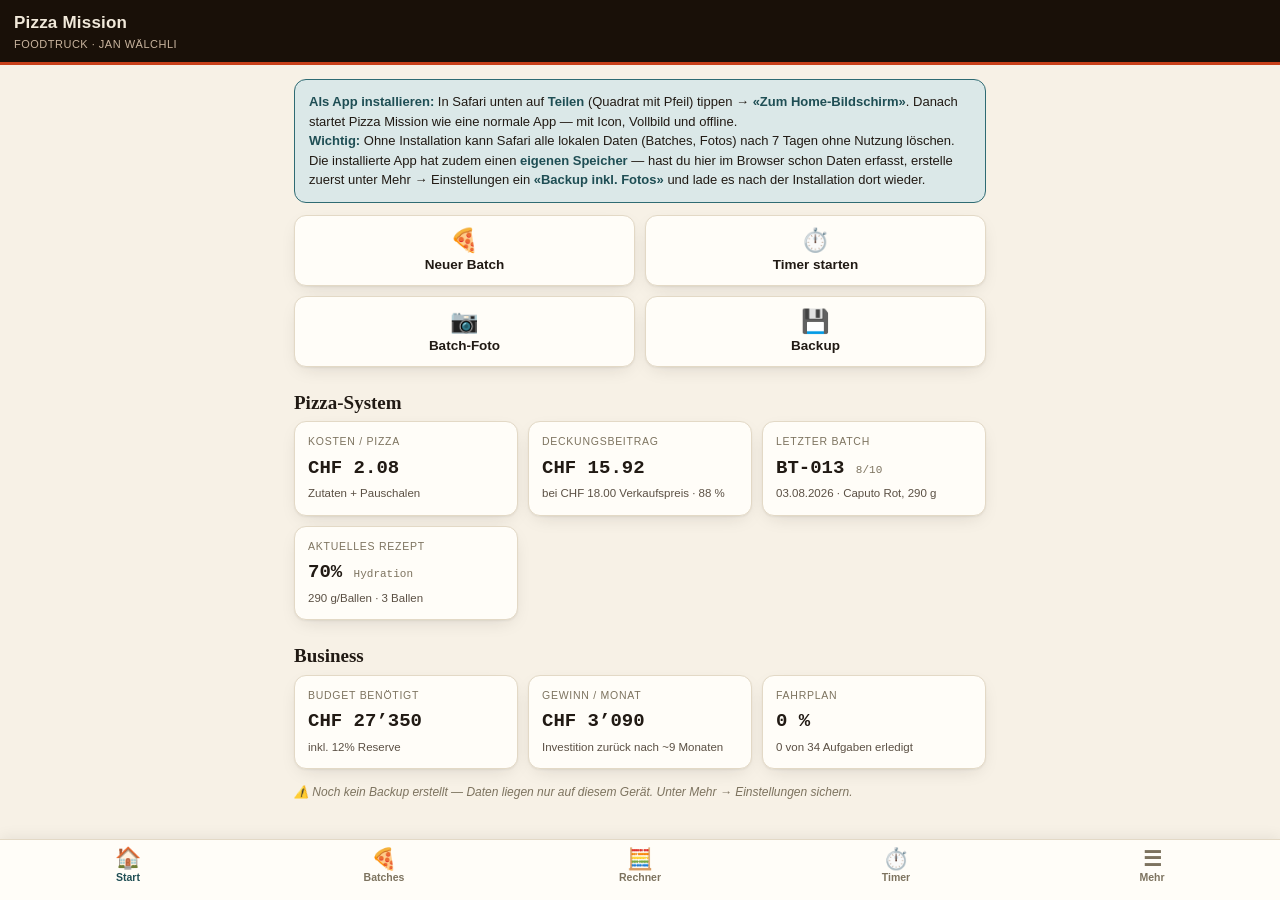
<file: index.html>
<!DOCTYPE html>
<html lang="de">
<head>
<meta charset="UTF-8">
<meta name="viewport" content="width=device-width, initial-scale=1.0, viewport-fit=cover">
<meta name="color-scheme" content="light dark">
<meta name="apple-mobile-web-app-capable" content="yes">
<meta name="mobile-web-app-capable" content="yes">
<meta name="apple-mobile-web-app-status-bar-style" content="black-translucent">
<meta name="apple-mobile-web-app-title" content="Pizza Mission">
<meta name="theme-color" content="#191008">
<title>Pizza Foodtruck Mission</title>
<link rel="manifest" href="manifest.webmanifest">
<link rel="apple-touch-icon" href="icons/apple-touch-icon.png">
<link rel="icon" type="image/png" sizes="192x192" href="icons/icon-192.png">
<style>
/* ================= DESIGN-SYSTEM (Mission-Control-Palette, mobile-first) ================= */
:root{
  --ink:#211a14; --ink-soft:#5b5044; --ink-faint:#7d735f;
  --paper:#f7f1e6; --paper-raised:#fffdf8; --paper-sunken:#efe6d3;
  --line:#e3d9c6; --accent:#2f6b73; --accent-strong:#1f4e54; --accent-soft:#dbe8e8;
  --ember:#b8400f; --ember-soft:#f5ded2; --basil:#43703a; --basil-soft:#dee9d8;
  --semola:#a66d16; --semola-soft:#f2e2c4;
  --gold:#b07d1e; --gold-soft:#faf3e2;
  --head-bg:#191008; --head-ink:#f1e9da; --head-line:#c8401a;
  --shadow:0 1px 2px rgba(33,26,20,.06),0 6px 20px -8px rgba(33,26,20,.18);
  --font-display:Georgia,'Iowan Old Style','Palatino Linotype',serif;
  --font-body:-apple-system,BlinkMacSystemFont,'Segoe UI',Roboto,'Helvetica Neue',Arial,sans-serif;
  --font-mono:'SF Mono','Cascadia Code',Consolas,ui-monospace,'Courier New',monospace;
  --radius:12px;
  --tabbar-h:60px;
}
@media (prefers-color-scheme: dark){
  :root:not([data-theme="light"]){
    --ink:#f1e9da; --ink-soft:#bdb09a; --ink-faint:#9a8f79;
    --paper:#161210; --paper-raised:#211b16; --paper-sunken:#0f0c0a;
    --line:#3a3226; --accent:#63b6bd; --accent-strong:#8fd0d6; --accent-soft:#1c3538;
    --ember:#e2895a; --ember-soft:#3a2418; --basil:#8bc079; --basil-soft:#24331e;
    --semola:#e0ac4a; --semola-soft:#392c14;
    --gold:#d9a84e; --gold-soft:#362a14;
    --shadow:0 1px 2px rgba(0,0,0,.3),0 10px 28px -10px rgba(0,0,0,.55);
  }
}
:root[data-theme="dark"]{
  --ink:#f1e9da; --ink-soft:#bdb09a; --ink-faint:#9a8f79;
  --paper:#161210; --paper-raised:#211b16; --paper-sunken:#0f0c0a;
  --line:#3a3226; --accent:#63b6bd; --accent-strong:#8fd0d6; --accent-soft:#1c3538;
  --ember:#e2895a; --ember-soft:#3a2418; --basil:#8bc079; --basil-soft:#24331e;
  --semola:#e0ac4a; --semola-soft:#392c14;
  --gold:#d9a84e; --gold-soft:#362a14;
  --shadow:0 1px 2px rgba(0,0,0,.3),0 10px 28px -10px rgba(0,0,0,.55);
}
*{box-sizing:border-box;-webkit-tap-highlight-color:transparent}
html{height:100%}
body{
  margin:0;padding:0;background:var(--paper);color:var(--ink);
  font-family:var(--font-body);font-size:15.5px;line-height:1.5;
  -webkit-font-smoothing:antialiased;min-height:100vh;min-height:100dvh;
  overscroll-behavior-y:none;
}
button{font-family:inherit;color:inherit}
a{color:var(--accent-strong)}
::selection{background:var(--accent-soft)}
button:focus-visible,input:focus-visible,select:focus-visible,textarea:focus-visible,summary:focus-visible{outline:2px solid var(--accent);outline-offset:2px}
noscript .noscript-warn{display:block;background:#8a2b12;color:#fff;padding:14px 20px;font-size:14px}

/* ================= TOPBAR ================= */
.topbar{
  position:sticky;top:0;z-index:40;
  background:var(--head-bg);color:var(--head-ink);
  padding:calc(10px + env(safe-area-inset-top)) 14px 10px;
  border-bottom:3px solid var(--head-line);
  display:flex;align-items:center;gap:10px;min-height:54px;
}
.topbar .tb-back{border:none;background:transparent;color:var(--head-ink);font-size:24px;padding:4px 8px;border-radius:8px;cursor:pointer;display:none;line-height:1}
.topbar.can-back .tb-back{display:block}
.topbar .tb-title{flex:1;min-width:0}
.topbar .tb-title h1{margin:0;font-size:17px;font-weight:700;letter-spacing:.2px;white-space:nowrap;overflow:hidden;text-overflow:ellipsis}
.topbar .tb-title small{display:block;font-size:11px;font-weight:400;color:#c9b49e;letter-spacing:.5px;text-transform:uppercase}
.topbar .tb-actions{display:flex;gap:6px}
.topbar .tb-actions button{
  border:1px solid #5a4433;background:transparent;color:#e8d8c8;
  padding:8px 13px;border-radius:999px;font-size:13.5px;font-weight:600;cursor:pointer;white-space:nowrap;
}
.topbar .tb-actions button.primary{background:#c8401a;border-color:#c8401a;color:#fff}

/* ================= MAIN / VIEWS ================= */
main{padding:14px 14px calc(var(--tabbar-h) + env(safe-area-inset-bottom) + 24px);max-width:720px;margin:0 auto}
.view{display:none}
.view.active{display:block}
@media (prefers-reduced-motion: no-preference){
  .view.active{animation:fadeV .18s ease}
  @keyframes fadeV{from{opacity:0;transform:translateY(3px)}to{opacity:1;transform:none}}
}
h2.section-title{font-family:var(--font-display);font-size:19px;font-weight:600;margin:22px 0 4px}
h2.section-title:first-child{margin-top:0}
p.section-note{color:var(--ink-soft);font-size:13px;margin:0 0 12px}

/* ================= TABBAR ================= */
.tabbar{
  position:fixed;left:0;right:0;bottom:0;z-index:40;
  display:flex;background:var(--paper-raised);border-top:1px solid var(--line);
  padding-bottom:env(safe-area-inset-bottom);
  box-shadow:0 -2px 14px rgba(0,0,0,.07);
}
.tabbar button{
  flex:1;border:none;background:transparent;cursor:pointer;
  display:flex;flex-direction:column;align-items:center;gap:2px;
  padding:8px 2px 6px;font-size:10.5px;font-weight:600;color:var(--ink-faint);
  height:var(--tabbar-h);
}
.tabbar button .ti{font-size:21px;line-height:1}
.tabbar button.active{color:var(--accent-strong)}
.tabbar button.active .ti{transform:translateY(-1px)}

/* ================= KOMPONENTEN ================= */
.card{background:var(--paper-raised);border:1px solid var(--line);border-radius:var(--radius);box-shadow:var(--shadow);padding:15px 16px;margin-bottom:12px}
.kpi-grid{display:grid;grid-template-columns:1fr 1fr;gap:10px;margin-bottom:14px}
.kpi{background:var(--paper-raised);border:1px solid var(--line);border-radius:var(--radius);padding:12px 13px;box-shadow:var(--shadow)}
.kpi .label{font-size:10.5px;text-transform:uppercase;letter-spacing:.07em;color:var(--ink-faint);margin:0 0 4px}
.kpi .value{font-family:var(--font-mono);font-variant-numeric:tabular-nums;font-size:19px;font-weight:600;margin:0}
.kpi .value small{font-size:11px;font-weight:500;color:var(--ink-faint)}
.kpi .sub{font-size:11.5px;color:var(--ink-soft);margin:3px 0 0}
.pill{display:inline-flex;align-items:center;gap:4px;font-size:11px;font-weight:600;padding:3px 9px;border-radius:999px;white-space:nowrap}
.pill-basil{background:var(--basil-soft);color:var(--basil)}
.pill-ember{background:var(--ember-soft);color:var(--ember)}
.pill-semola{background:var(--semola-soft);color:var(--semola)}
.pill-gold{background:var(--gold-soft);color:var(--gold)}
.pill-neutral{background:var(--paper-sunken);color:var(--ink-soft);border:1px solid var(--line)}
.score{font-family:var(--font-mono);font-weight:700}
.score-hi{color:var(--basil)} .score-mid{color:var(--semola)} .score-lo{color:var(--ember)}
.mc-btn{border:1px solid transparent;border-radius:999px;padding:10px 18px;font-size:14.5px;font-weight:600;cursor:pointer}
.mc-btn-primary{background:var(--accent);color:#fff}
.mc-btn-ghost{background:transparent;border-color:var(--line);color:inherit}
.mc-btn-danger{background:var(--ember);color:#fff}
.mc-btn-block{display:block;width:100%;text-align:center;margin-bottom:8px}
.mc-iconbtn{border:1px solid transparent;background:transparent;border-radius:8px;padding:6px 9px;font-size:16px;cursor:pointer;line-height:1.2;color:inherit;opacity:.72}
.mc-empty{border:2px dashed var(--line);border-radius:var(--radius);padding:30px 16px;text-align:center;color:var(--ink-faint);font-size:14px}
.mc-empty .mc-btn{margin-top:12px}
.hint{font-size:12px;color:var(--ink-faint);margin-top:8px;font-style:italic}
.warn-box{background:var(--gold-soft);border:1px solid var(--semola);border-radius:var(--radius);padding:12px 14px;font-size:13px;margin:10px 0}
.result-box{background:var(--basil-soft);border:1px solid var(--basil);border-radius:var(--radius);padding:13px 16px;margin-top:12px}
.result-box .big{font-size:24px;font-weight:800;font-family:var(--font-mono);color:var(--basil);margin:2px 0}
.result-box p{margin:0;font-size:13px}
.quick-actions{display:grid;grid-template-columns:1fr 1fr;gap:10px;margin-bottom:14px}
.quick-actions button{
  border:1px solid var(--line);background:var(--paper-raised);border-radius:var(--radius);
  padding:13px 10px;font-size:13.5px;font-weight:600;cursor:pointer;box-shadow:var(--shadow);
  display:flex;flex-direction:column;align-items:center;gap:5px;color:var(--ink);
}
.quick-actions button .qi{font-size:23px;line-height:1}

/* Listen (Mehr-Hub, Prozess, Entscheidungen …) */
.nav-list{background:var(--paper-raised);border:1px solid var(--line);border-radius:var(--radius);box-shadow:var(--shadow);overflow:hidden;margin-bottom:14px}
.nav-list button{
  display:flex;align-items:center;gap:12px;width:100%;border:none;background:transparent;
  padding:14px 15px;font-size:15px;font-weight:600;cursor:pointer;text-align:left;color:var(--ink);
  border-bottom:1px solid var(--line);
}
.nav-list button:last-child{border-bottom:none}
.nav-list button .ni{font-size:20px;width:26px;text-align:center}
.nav-list button .nsub{display:block;font-size:12px;font-weight:400;color:var(--ink-faint);margin-top:1px}
.nav-list button .chev{margin-left:auto;color:var(--ink-faint);font-size:16px}
.nav-list .nl-head{padding:11px 15px 3px;font-size:11px;text-transform:uppercase;letter-spacing:.07em;color:var(--ink-faint);font-weight:700}

/* Batch-Karten */
.batch-card{background:var(--paper-raised);border:1px solid var(--line);border-radius:var(--radius);box-shadow:var(--shadow);margin-bottom:10px;overflow:hidden}
.batch-head{display:flex;align-items:center;gap:9px;padding:12px 14px;cursor:pointer;flex-wrap:wrap}
.batch-head .b-id{font-family:var(--font-mono);font-weight:700;font-size:15px}
.batch-head .b-date{font-size:12.5px;color:var(--ink-soft)}
.batch-head .b-flex{margin-left:auto;display:flex;align-items:center;gap:8px}
.batch-body{border-top:1px solid var(--line);padding:12px 14px;display:none}
.batch-card.open .batch-body{display:block}
.batch-detail{display:grid;grid-template-columns:1fr 1fr;gap:8px 14px;font-size:12.5px}
.batch-detail .bd b{display:block;font-size:10px;text-transform:uppercase;letter-spacing:.05em;color:var(--ink-faint);font-weight:600}
.batch-detail .bd-wide{grid-column:1/-1}
.batch-actions{display:flex;gap:8px;margin-top:12px;flex-wrap:wrap}
.batch-note{font-size:13px;color:var(--ink-soft);padding:0 14px 11px;margin-top:-4px}
.photo-strip{display:grid;grid-template-columns:repeat(auto-fill,minmax(76px,1fr));gap:7px;margin-top:12px}
.photo-strip .ph{position:relative;aspect-ratio:1;border-radius:9px;overflow:hidden;border:1px solid var(--line);background:var(--paper-sunken);padding:0;cursor:pointer}
.photo-strip .ph img{width:100%;height:100%;object-fit:cover;display:block}
.photo-strip .ph-add{display:flex;align-items:center;justify-content:center;font-size:23px;color:var(--ink-faint);aspect-ratio:1;border:2px dashed var(--line);border-radius:9px;background:transparent;cursor:pointer}

/* Timer */
.timer-card{background:var(--paper-raised);border:1px solid var(--line);border-radius:var(--radius);box-shadow:var(--shadow);padding:14px 16px;margin-bottom:10px}
.timer-card.done{border-color:var(--ember);background:var(--ember-soft)}
@media (prefers-reduced-motion: no-preference){
  .timer-card.done{animation:pulseT 1.2s ease infinite}
  @keyframes pulseT{0%,100%{box-shadow:var(--shadow)}50%{box-shadow:0 0 0 5px var(--ember-soft)}}
}
.timer-top{display:flex;align-items:baseline;gap:10px;flex-wrap:wrap}
.timer-top .t-label{font-weight:700;font-size:15px}
.timer-top .t-target{margin-left:auto;font-size:12px;color:var(--ink-faint);font-family:var(--font-mono)}
.timer-count{font-family:var(--font-mono);font-variant-numeric:tabular-nums;font-size:37px;font-weight:700;margin:4px 0 2px;letter-spacing:.5px}
.timer-count.neg{color:var(--ember)}
.timer-bar{height:6px;background:var(--paper-sunken);border-radius:99px;overflow:hidden;margin:6px 0 10px}
.timer-bar div{height:100%;background:var(--accent);border-radius:99px}
.timer-actions{display:flex;gap:8px;flex-wrap:wrap}
.preset-grid{display:grid;grid-template-columns:1fr 1fr;gap:9px;margin-bottom:12px}
.preset-grid button{
  border:1px solid var(--line);background:var(--paper-raised);border-radius:var(--radius);
  padding:11px 10px;font-size:13px;font-weight:600;cursor:pointer;text-align:left;color:var(--ink);box-shadow:var(--shadow);
}
.preset-grid button small{display:block;font-family:var(--font-mono);color:var(--accent-strong);font-weight:700;margin-top:2px}

/* Formulare / Felder */
.field{display:flex;flex-direction:column;gap:5px;margin-bottom:12px}
.field>label{font-size:11px;text-transform:uppercase;letter-spacing:.05em;color:var(--ink-faint);font-weight:600}
.field input[type=text],.field input[type=date],.field input[type=time],.field input[type=number],.field select,.field textarea{
  font-family:inherit;font-size:16px;padding:11px 12px;border:1px solid var(--line);border-radius:10px;
  background:var(--paper);color:var(--ink);width:100%;appearance:none;-webkit-appearance:none;
}
.field input[type=number]{font-family:var(--font-mono)}
.field textarea{min-height:74px;resize:vertical}
.field .fhelp{font-size:11.5px;color:var(--ink-faint)}
.field .ferror{font-size:12px;color:var(--ember);font-weight:600;display:none}
.field.invalid .ferror{display:block}
.field.invalid input,.field.invalid textarea{border-color:var(--ember)}
.field input[type=range]{accent-color:var(--accent);width:100%;padding:0}
.field .range-row{display:flex;align-items:center;gap:10px}
.field .range-row output{font-family:var(--font-mono);font-weight:600;min-width:46px;text-align:right}
.fgrid2{display:grid;grid-template-columns:1fr 1fr;gap:0 12px}
.fgrid2 .full{grid-column:1/-1}
.mc-pills{display:flex;gap:7px;flex-wrap:wrap}
.mc-pills label{display:inline-flex;align-items:center;gap:6px;border:1.5px solid var(--line);border-radius:999px;padding:9px 15px;font-size:13.5px;font-weight:600;cursor:pointer;user-select:none;-webkit-user-select:none}
.mc-pills input{position:absolute;opacity:0;pointer-events:none}
.mc-pills label.checked{border-color:var(--accent);background:var(--accent-soft);color:var(--accent-strong)}
details.fgroup{border:1px solid var(--line);border-radius:10px;margin-bottom:11px;background:var(--paper-sunken)}
details.fgroup summary{cursor:pointer;padding:11px 13px;font-weight:700;font-size:13px;list-style:none;display:flex;justify-content:space-between;align-items:center}
details.fgroup summary::-webkit-details-marker{display:none}
details.fgroup summary::after{content:"+";font-size:16px;color:var(--ink-faint)}
details.fgroup[open] summary::after{content:"–"}
details.fgroup .fgroup-body{padding:6px 13px 4px}

/* Ergebnis-Kacheln (Rechner) */
.result-grid{display:grid;grid-template-columns:repeat(auto-fit,minmax(100px,1fr));gap:8px;margin-top:12px}
.result-tile{background:var(--paper-sunken);border-radius:9px;padding:9px 11px}
.result-tile .rl{font-size:10px;text-transform:uppercase;color:var(--ink-faint);letter-spacing:.05em}
.result-tile .rv{font-family:var(--font-mono);font-size:16.5px;font-weight:700;font-variant-numeric:tabular-nums}

/* Tabellen */
.table-scroll{overflow-x:auto;border:1px solid var(--line);border-radius:var(--radius);background:var(--paper-raised);box-shadow:var(--shadow);-webkit-overflow-scrolling:touch}
table{width:100%;border-collapse:collapse;font-size:13px}
thead th{text-align:left;font-size:10px;text-transform:uppercase;letter-spacing:.06em;color:var(--ink-faint);font-weight:600;padding:9px 10px;border-bottom:1px solid var(--line);background:var(--paper-sunken);white-space:nowrap}
tbody td{padding:8px 10px;border-bottom:1px solid var(--line);vertical-align:top}
tbody tr:last-child td{border-bottom:none}
td.num,th.num{text-align:right;font-family:var(--font-mono);font-variant-numeric:tabular-nums}

/* Editierbare Zeilen (Budget, Kosten, Wirtschaftlichkeit) */
.edit-row{display:flex;align-items:center;gap:10px;padding:10px 0;border-bottom:1px solid var(--line)}
.edit-row:last-child{border-bottom:none}
.edit-row .er-label{flex:1;min-width:0;font-size:14px}
.edit-row .er-label small{display:block;font-size:11.5px;color:var(--ink-faint);font-weight:400}
.edit-row input[type=number]{
  width:92px;padding:9px 10px;border:1px solid var(--line);border-radius:9px;
  font-family:var(--font-mono);font-size:16px;text-align:right;background:var(--paper);color:var(--ink);flex-shrink:0;
}
.edit-row.total{font-weight:700}
.edit-row.total .er-val{font-family:var(--font-mono);font-size:15px;white-space:nowrap}
.cost-card{border:1px solid var(--line);border-radius:10px;padding:10px 12px;margin-bottom:9px;background:var(--paper-raised)}
.cost-card .cc-head{display:flex;align-items:center;gap:8px}
.cost-card .cc-head input[type=text]{flex:1;min-width:0;font-size:16px;font-weight:600;padding:7px 9px;border:1px solid transparent;border-radius:8px;background:transparent;color:var(--ink)}
.cost-card .cc-head input[type=text]:focus{border-color:var(--line);background:var(--paper)}
.cost-card .cc-grid{display:grid;grid-template-columns:1fr 1fr 1fr;gap:8px;margin-top:7px}
.cost-card .cc-grid .field{margin-bottom:0}
.cost-card .cc-grid input{padding:8px 9px;font-size:16px;text-align:right;font-family:var(--font-mono)}
.cost-card .cc-cost{margin-top:7px;font-size:12.5px;color:var(--ink-soft);display:flex;justify-content:space-between}
.cost-card .cc-cost b{font-family:var(--font-mono)}

/* Fahrplan */
.phase{margin-bottom:12px}
.phase-head{display:flex;align-items:center;justify-content:space-between;cursor:pointer;padding:12px 14px;background:var(--paper-raised);border:1px solid var(--line);border-radius:var(--radius);box-shadow:var(--shadow);width:100%;text-align:left;gap:10px}
.phase-head h3{font-size:14.5px;margin:0}
.phase-head .meta{font-size:11.5px;color:var(--ink-faint);white-space:nowrap}
.phase-body{display:none;padding:4px 0 0}
.phase.open .phase-body{display:block}
.task{display:flex;gap:11px;align-items:flex-start;background:var(--paper-raised);border:1px solid var(--line);border-radius:10px;padding:11px 13px;margin-top:7px}
.task input[type=checkbox]{width:21px;height:21px;margin-top:1px;accent-color:var(--basil);flex-shrink:0}
.task.done .t-title{text-decoration:line-through;color:var(--ink-faint)}
.t-title{font-weight:600;font-size:14px}
.t-desc{font-size:12.5px;color:var(--ink-soft);margin-top:2px}
.progressbar{height:6px;background:var(--paper-sunken);border-radius:99px;overflow:hidden;margin-top:7px;width:90px}
.progressbar div{height:100%;background:var(--basil);border-radius:99px;transition:width .3s}

/* Timeline (Prozess, Entscheidungen) */
.timeline{position:relative;margin:0;padding-left:22px;border-left:2px solid var(--line);list-style:none}
.tl-item{position:relative;padding-bottom:16px}
.tl-item:last-child{padding-bottom:0}
.tl-item::before{content:"";position:absolute;left:-28px;top:4px;width:9px;height:9px;border-radius:50%;background:var(--accent);border:2px solid var(--paper);box-shadow:0 0 0 2px var(--line)}
.tl-time{font-family:var(--font-mono);font-size:11px;color:var(--accent-strong);font-weight:700}
.tl-step{font-weight:600;margin:2px 0;font-size:14px}
.tl-detail{font-size:13px;color:var(--ink-soft)}
.tl-actions{display:flex;gap:2px;margin-top:5px}
.dl-date{font-family:var(--font-mono);font-size:11px;color:var(--ink-faint);font-weight:700}
.dl-decision{font-weight:600;margin:2px 0 3px;font-size:14px}
.dl-why{font-size:12.5px;color:var(--ink-soft)}
.dl-status{font-size:11px;margin-top:4px}

/* Trouble / Wissen Accordions */
details.acc{background:var(--paper-raised);border:1px solid var(--line);border-radius:var(--radius);box-shadow:var(--shadow);padding:2px 14px;margin-bottom:9px}
details.acc summary{cursor:pointer;list-style:none;padding:12px 0;font-weight:600;font-size:14px;display:flex;align-items:center;justify-content:space-between;gap:10px}
details.acc summary::-webkit-details-marker{display:none}
details.acc summary::after{content:"+";font-family:var(--font-mono);font-size:16px;color:var(--accent);flex-shrink:0}
details.acc[open] summary::after{content:"–"}
details.acc .acc-body{padding:0 0 13px;font-size:13.5px}
details.acc .acc-body p{margin:0 0 7px}
details.acc .acc-body ul{margin:5px 0 7px 18px;padding:0}
details.acc .acc-body li{margin-bottom:5px}
.tb-label{font-size:10.5px;text-transform:uppercase;color:var(--ink-faint);letter-spacing:.05em;margin:9px 0 2px;font-weight:700}
.prio{display:inline-flex;align-items:center;justify-content:center;width:22px;height:22px;border-radius:6px;font-family:var(--font-mono);font-weight:700;font-size:12px;flex-shrink:0}
.prio-1{background:var(--ember-soft);color:var(--ember)}
.prio-2{background:var(--semola-soft);color:var(--semola)}
.prio-3,.prio-4{background:var(--paper-sunken);color:var(--ink-faint)}
.spec{display:grid;grid-template-columns:110px 1fr;gap:9px 12px;margin:0}
.spec dt{font-size:10.5px;text-transform:uppercase;letter-spacing:.05em;color:var(--ink-faint);padding-top:2px}
.spec dd{margin:0;font-size:13px}
.spec dd .val{font-family:var(--font-mono);font-weight:600}
.spec dd .why{display:block;color:var(--ink-soft);font-size:11.5px;margin-top:1px}
.oven-zones{display:grid;grid-template-columns:repeat(3,1fr);gap:8px}
.zone{background:var(--paper-sunken);border-radius:9px;padding:10px 6px;text-align:center}
.zone .zn{font-size:10.5px;text-transform:uppercase;color:var(--ink-faint);letter-spacing:.05em}
.zone .zt{font-family:var(--font-mono);font-size:15.5px;font-weight:700;margin:3px 0}
.zone .zd{font-size:10.5px;color:var(--ink-soft)}

/* Dialoge (Bestätigung + Formular-Sheet) */
dialog.mc-dialog{border:none;border-radius:16px;padding:0;max-width:560px;width:calc(100vw - 32px);box-shadow:0 10px 40px rgba(0,0,0,.35);background:var(--paper-raised);color:var(--ink)}
dialog.mc-dialog::backdrop{background:rgba(20,14,8,.55);backdrop-filter:blur(2px)}
dialog.mc-sheet{
  border:none;padding:0;background:var(--paper);color:var(--ink);
  width:100vw;max-width:100vw;height:100vh;height:100dvh;max-height:100vh;max-height:100dvh;margin:0;
}
dialog.mc-sheet::backdrop{background:rgba(20,14,8,.4)}
.mc-sheet form{display:flex;flex-direction:column;height:100vh;height:100dvh}
.mc-sheet .dlg-head{
  padding:calc(12px + env(safe-area-inset-top)) 16px 10px;border-bottom:1px solid var(--line);
  background:var(--paper-raised);display:flex;align-items:center;gap:10px;position:sticky;top:0;
}
.mc-sheet .dlg-head .dh-text{flex:1;min-width:0}
.mc-sheet .dlg-head h3{margin:0;font-size:16.5px;font-family:var(--font-display)}
.mc-sheet .dlg-head p{margin:2px 0 0;font-size:12px;color:var(--ink-soft)}
.mc-sheet .dlg-body{padding:14px 16px;overflow-y:auto;flex:1;-webkit-overflow-scrolling:touch}
.mc-sheet .dlg-foot{
  display:flex;gap:10px;padding:12px 16px calc(12px + env(safe-area-inset-bottom));
  border-top:1px solid var(--line);background:var(--paper-raised);
}
.mc-sheet .dlg-foot .mc-btn{flex:1;padding:13px 16px;font-size:15.5px}
dialog.mc-dialog .dlg-head{padding:16px 18px 10px}
dialog.mc-dialog .dlg-head h3{margin:0;font-size:16px;font-family:var(--font-display)}
dialog.mc-dialog .dlg-body{padding:6px 18px 14px}
dialog.mc-dialog .dlg-foot{display:flex;gap:10px;padding:0 18px 16px}
dialog.mc-dialog .dlg-foot .mc-btn{flex:1}

/* Foto-Viewer */
dialog.photo-view{border:none;padding:0;background:#000;width:100vw;max-width:100vw;height:100vh;height:100dvh;max-height:100vh;max-height:100dvh;margin:0}
.photo-view .pv-wrap{display:flex;flex-direction:column;height:100vh;height:100dvh}
.photo-view img{flex:1;object-fit:contain;min-height:0;width:100%}
.photo-view .pv-bar{display:flex;gap:10px;padding:12px 16px calc(12px + env(safe-area-inset-bottom));background:#111}
.photo-view .pv-bar button{flex:1;border:1px solid #444;background:transparent;color:#eee;padding:11px;border-radius:999px;font-size:14px;font-weight:600;cursor:pointer}
.photo-view .pv-bar .pv-del{border-color:#a33;color:#f77}

/* Toast */
.mc-toast{
  position:fixed;left:50%;bottom:calc(var(--tabbar-h) + env(safe-area-inset-bottom) + 14px);
  transform:translateX(-50%);background:#211a14;color:#f1e9da;border-radius:999px;padding:11px 20px;
  font-size:13.5px;font-weight:600;box-shadow:0 6px 24px rgba(0,0,0,.35);z-index:200;
  display:flex;gap:14px;align-items:center;max-width:calc(100vw - 32px);
}
.mc-toast button{background:none;border:none;color:#e0ac4a;font-weight:700;font-size:13.5px;cursor:pointer;padding:0;text-decoration:underline}

/* Install-Hinweis */
.install-hint{background:var(--accent-soft);border:1px solid var(--accent);border-radius:var(--radius);padding:12px 14px;font-size:13px;margin-bottom:12px}
.install-hint b{color:var(--accent-strong)}

@media(min-width:640px){
  .kpi-grid{grid-template-columns:repeat(3,1fr)}
  .preset-grid{grid-template-columns:repeat(3,1fr)}
}
</style>
</head>
<body>
<noscript><div class="noscript-warn">⚠️ Diese App braucht JavaScript.</div></noscript>

<header class="topbar" id="topbar">
  <button class="tb-back" id="tbBack" aria-label="Zurück">‹</button>
  <div class="tb-title"><h1 id="tbTitle">Pizza Mission</h1><small id="tbSub">Foodtruck · Jan Wälchli</small></div>
  <div class="tb-actions" id="tbActions"></div>
</header>

<main id="main">
<!-- ============ START ============ -->
<section class="view active" id="view-home" data-title="Pizza Mission" data-sub="Foodtruck · Jan Wälchli">
  <div class="install-hint" id="installHint" style="display:none">
    <b>Als App installieren:</b> In Safari unten auf <b>Teilen</b> (Quadrat mit Pfeil) tippen → <b>«Zum Home-Bildschirm»</b>. Danach startet Pizza Mission wie eine normale App — mit Icon, Vollbild und offline.<br>
    <b>Wichtig:</b> Ohne Installation kann Safari alle lokalen Daten (Batches, Fotos) nach 7 Tagen ohne Nutzung löschen. Die installierte App hat zudem einen <b>eigenen Speicher</b> — hast du hier im Browser schon Daten erfasst, erstelle zuerst unter Mehr → Einstellungen ein <b>«Backup inkl. Fotos»</b> und lade es nach der Installation dort wieder.
  </div>
  <div class="quick-actions">
    <button id="qaBatch"><span class="qi">🍕</span>Neuer Batch</button>
    <button id="qaTimer"><span class="qi">⏱️</span>Timer starten</button>
    <button id="qaFoto"><span class="qi">📷</span>Batch-Foto</button>
    <button id="qaBackup"><span class="qi">💾</span>Backup</button>
  </div>
  <div id="homeTimerStrip"></div>
  <h2 class="section-title">Pizza-System</h2>
  <div class="kpi-grid">
    <div class="kpi"><p class="label">Kosten / Pizza</p><p class="value" id="kpiCost">–</p><p class="sub" id="kpiCostSub">Zutaten + Pauschalen</p></div>
    <div class="kpi"><p class="label">Deckungsbeitrag</p><p class="value" id="kpiMargin">–</p><p class="sub" id="kpiMarginPct">–</p></div>
    <div class="kpi"><p class="label">Letzter Batch</p><p class="value" id="kpiLastBatch">–</p><p class="sub" id="kpiLastBatchSub">–</p></div>
    <div class="kpi"><p class="label">Aktuelles Rezept</p><p class="value" id="kpiRecipe">–</p><p class="sub" id="kpiRecipeSub">–</p></div>
  </div>
  <h2 class="section-title">Business</h2>
  <div class="kpi-grid">
    <div class="kpi"><p class="label">Budget benötigt</p><p class="value" id="kpiBudget">–</p><p class="sub">inkl. 12% Reserve</p></div>
    <div class="kpi"><p class="label">Gewinn / Monat</p><p class="value" id="kpiProfit">–</p><p class="sub" id="kpiBreakeven">–</p></div>
    <div class="kpi"><p class="label">Fahrplan</p><p class="value" id="kpiProgress">–</p><p class="sub" id="kpiProgressSub">–</p></div>
  </div>
  <p class="hint" id="backupStatus">–</p>
</section>

<!-- ============ BATCHES ============ -->
<section class="view" id="view-batches" data-title="Batch-Log" data-sub="1 Batch = 1 Teig · nur 1 Variable ändern">
  <div id="batchList"></div>
  <div class="mc-empty" id="batchEmpty" style="display:none">
    Noch keine Batches geloggt.<br>
    <button class="mc-btn mc-btn-primary" id="batchEmptyAddBtn">+ Ersten Batch anlegen</button>
  </div>
</section>

<!-- ============ TEIG-RECHNER ============ -->
<section class="view" id="view-rechner" data-title="Rezept-Rechner" data-sub="24h-System · speichert automatisch">
  <div class="card">
    <div class="fgrid2">
      <div class="field"><label for="inBallen">Anzahl Ballen</label><input type="number" id="inBallen" value="3" min="1" max="200" step="1" inputmode="numeric"></div>
      <div class="field"><label for="inGewicht">Ballengewicht (g)</label><input type="number" id="inGewicht" value="290" min="100" max="500" step="1" inputmode="numeric"></div>
    </div>
    <div class="field"><label for="inHydration">Hydration (% vom Mehl)</label>
      <div class="range-row"><input type="range" id="inHydration" value="70" min="55" max="85" step="0.5"><output id="outHydration">70%</output></div>
    </div>
    <div class="field"><label for="inSalz">Salz (% vom Mehl)</label>
      <div class="range-row"><input type="range" id="inSalz" value="2.8" min="1" max="4" step="0.1"><output id="outSalz">2.8%</output></div>
    </div>
    <div class="field"><label for="inHefe">Frischhefe (% vom Mehl)</label>
      <div class="range-row"><input type="range" id="inHefe" value="0.5" min="0.1" max="3" step="0.1"><output id="outHefe">0.5%</output></div>
    </div>
    <div class="result-grid">
      <div class="result-tile"><div class="rl">Teig total</div><div class="rv" id="rTotal">–</div></div>
      <div class="result-tile"><div class="rl">Mehl</div><div class="rv" id="rMehl">–</div></div>
      <div class="result-tile"><div class="rl">Wasser</div><div class="rv" id="rWasser">–</div></div>
      <div class="result-tile"><div class="rl">Salz</div><div class="rv" id="rSalz">–</div></div>
      <div class="result-tile"><div class="rl">Frischhefe</div><div class="rv" id="rHefe">–</div></div>
    </div>
    <p class="hint" id="faustformelHint">–</p>
  </div>
  <h2 class="section-title">Mengentabelle</h2>
  <p class="section-note">Gleiche Prozente, andere Ballenzahl.</p>
  <div class="table-scroll">
    <table>
      <thead><tr><th class="num">Ballen</th><th class="num">Teig (g)</th><th class="num">Mehl (g)</th><th class="num">Wasser (g)</th><th class="num">Salz (g)</th><th class="num">Hefe (g)</th></tr></thead>
      <tbody id="scaleTableBody"></tbody>
    </table>
  </div>
  <h2 class="section-title">Aktueller Standardteig</h2>
  <div class="card">
    <dl class="spec">
      <dt>Mehl</dt><dd><span class="val">Caputo Nuvola</span><span class="why">Hohe Wasseraufnahme, starker Ofentrieb</span></dd>
      <dt>Hefe</dt><dd><span class="val">Frischhefe</span><span class="why">Trockenhefe getestet &amp; verworfen</span></dd>
      <dt>Kneten</dt><dd><span class="val">3–4 Min langsam + 6–8 Min schnell</span><span class="why">Fenstertest</span></dd>
      <dt>Ziel-Teigtemp.</dt><dd><span class="val">22–24 °C</span><span class="why">Kontrolle der Fermentationsgeschwindigkeit</span></dd>
      <dt>Kaltgare</dt><dd><span class="val">24h-System</span><span class="why">Kühlschrank real 6–8 °C, ~19–20h + Raumgare</span></dd>
      <dt>Raumgare</dt><dd><span class="val">2.5–3.5 h</span><span class="why">BT-013-Erkenntnis: künftig ~2 h anpeilen</span></dd>
      <dt>Stretch &amp; Fold</dt><dd><span class="val">1× nach 20–30 Min</span><span class="why">Fest integriert seit BT-013</span></dd>
    </dl>
  </div>
</section>

<!-- ============ TIMER ============ -->
<section class="view" id="view-timer" data-title="Teig-Timer" data-sub="läuft nur bei offener App — für Erinnerungen: Kalender-Knopf">
  <div class="warn-box" id="timerIosHint">📌 <strong>iPhone-Hinweis:</strong> Web-Apps dürfen ohne geöffnete App keinen Alarm abspielen. Für wichtige Schritte (z.B. «Ballen aus dem Kühlschrank») beim Timer auf <strong>«📅 Kalender»</strong> tippen — dann erinnert dich der iPhone-Kalender zuverlässig.</div>
  <h2 class="section-title">Schnellstart aus dem 24h-Prozess</h2>
  <div class="preset-grid" id="presetGrid"></div>
  <button class="mc-btn mc-btn-ghost mc-btn-block" id="timerCustomBtn">+ Eigener Timer</button>
  <h2 class="section-title">Aktive Timer</h2>
  <div id="timerList"></div>
  <div class="mc-empty" id="timerEmpty">Kein Timer aktiv.</div>
  <button class="mc-btn mc-btn-ghost mc-btn-block" id="wakeLockBtn" style="margin-top:14px">☀️ Bildschirm wachhalten: aus</button>
</section>

<!-- ============ MEHR (Hub) ============ -->
<section class="view" id="view-mehr" data-title="Mehr" data-sub="alle Bereiche">
  <div class="nav-list">
    <div class="nl-head">Pizza-System</div>
    <button data-go="prozess"><span class="ni">📋</span><span>Ofen &amp; Prozess<span class="nsub">Standardprozess 24h-Teig, Ofen-Zielwerte</span></span><span class="chev">›</span></button>
    <button data-go="kosten"><span class="ni">🧾</span><span>Kostenkalkulation<span class="nsub">Zutaten, Pauschalen, Deckungsbeitrag</span></span><span class="chev">›</span></button>
    <button data-go="trouble"><span class="ni">🛠️</span><span>Troubleshooting<span class="nsub">Symptome, Ursachen, Massnahmen</span></span><span class="chev">›</span></button>
    <button data-go="roadmap"><span class="ni">🧭</span><span>Roadmap &amp; Entscheidungen<span class="nsub">Hypothesen und Entscheidungslog</span></span><span class="chev">›</span></button>
  </div>
  <div class="nav-list">
    <div class="nl-head">Business-Konzept</div>
    <button data-go="budget"><span class="ni">💰</span><span>Budget<span class="nsub">Investition und Fixkosten, editierbar</span></span><span class="chev">›</span></button>
    <button data-go="fahrplan"><span class="ni">🗺️</span><span>Fahrplan &amp; Aufgaben<span class="nsub">6 Phasen, 34 Aufgaben mit Häkchen</span></span><span class="chev">›</span></button>
    <button data-go="wirtschaft"><span class="ni">📈</span><span>Wirtschaftlichkeit<span class="nsub">Gewinn-Rechner und Break-even</span></span><span class="chev">›</span></button>
    <button data-go="wissen"><span class="ni">📚</span><span>Konzept-Wissen<span class="nsub">Setup, Recht, Betrieb, Marketing</span></span><span class="chev">›</span></button>
  </div>
  <div class="nav-list">
    <div class="nl-head">App</div>
    <button data-go="settings"><span class="ni">⚙️</span><span>Einstellungen &amp; Backup<span class="nsub">Theme, Export/Import, Fotos</span></span><span class="chev">›</span></button>
  </div>
</section>

<!-- ============ PROZESS ============ -->
<section class="view" id="view-prozess" data-title="Ofen &amp; Prozess" data-back="mehr" data-sub="Standardprozess 24h-Teig">
  <div class="card">
    <h2 class="section-title">Ofen-Zielwerte — Ooni Koda 12</h2>
    <div class="oven-zones">
      <div class="zone"><div class="zn">Vorne</div><div class="zt">440–460°</div><div class="zd">kühler</div></div>
      <div class="zone"><div class="zn">Mitte</div><div class="zt">480–490°</div><div class="zd">Referenz</div></div>
      <div class="zone"><div class="zn">Hinten</div><div class="zt">500–510°</div><div class="zd">seit BT-011 reduziert</div></div>
    </div>
    <p class="hint">Backzeit ca. 110–120 Sek. Messung per Infrarot-Thermometer vor Einschuss.</p>
  </div>
  <h2 class="section-title">Standardprozess 24-Stunden-Teig</h2>
  <p class="section-note" id="processNote">Festgelegt am 30.07.2026. Pro Testbatch nur eine Variable ändern.</p>
  <div class="card">
    <ol class="timeline" id="processList"></ol>
    <div class="mc-empty" id="processEmpty" style="display:none">Noch keine Prozess-Schritte definiert.</div>
  </div>
</section>

<!-- ============ KOSTEN ============ -->
<section class="view" id="view-kosten" data-title="Kostenkalkulation" data-back="mehr" data-sub="pro Pizza (Margherita)">
  <div id="costList"></div>
  <h2 class="section-title">Pauschalen pro Pizza</h2>
  <div id="extraList"></div>
  <div class="card">
    <div class="edit-row total"><span class="er-label">Gesamtkosten pro Pizza</span><span class="er-val" id="costTotal">–</span></div>
    <div class="edit-row"><span class="er-label">Verkaufspreis <small>Annahme, nicht recherchiert</small></span><input type="number" id="sellPrice" value="18" step="0.5" min="0" inputmode="decimal" aria-label="Verkaufspreis in CHF"></div>
    <div class="edit-row total"><span class="er-label">Deckungsbeitrag / Pizza</span><span class="er-val" id="marginTotal" style="color:var(--basil)">–</span></div>
  </div>
  <button class="mc-btn mc-btn-ghost mc-btn-block" id="costFromRecipeBtn">⇄ Mengen aus Rezept übernehmen</button>
  <button class="mc-btn mc-btn-ghost mc-btn-block" id="costResetBtn">↺ Standardwerte</button>
  <p class="hint">Zutaten rechnen über Preis pro Packung. Quellen: Migros / Otto's / ital. Lebensmittelhandel.</p>
</section>

<!-- ============ TROUBLESHOOTING ============ -->
<section class="view" id="view-trouble" data-title="Troubleshooting" data-back="mehr" data-sub="nach Symptom — antippen für Details">
  <div id="troubleList"></div>
  <div class="mc-empty" id="troubleEmpty" style="display:none">Noch keine Einträge.</div>
</section>

<!-- ============ ROADMAP & ENTSCHEIDUNGEN ============ -->
<section class="view" id="view-roadmap" data-title="Roadmap &amp; Entscheidungen" data-back="mehr" data-sub="Hypothesen · Entscheidungslog">
  <h2 class="section-title">Offene Hypothesen</h2>
  <p class="section-note">Nach Priorität sortiert (1 = höchste).</p>
  <div id="roadmapList"></div>
  <div class="mc-empty" id="roadmapEmpty" style="display:none">Noch keine Hypothesen.</div>
  <button class="mc-btn mc-btn-ghost mc-btn-block" id="roadmapAddBtn">+ Neue Hypothese</button>
  <h2 class="section-title">Entscheidungslog</h2>
  <p class="section-note">Neueste zuerst — jede Änderung braucht eine Begründung.</p>
  <div class="card"><ol class="timeline" id="decisionList"></ol>
  <div class="mc-empty" id="decisionEmpty" style="display:none">Noch keine Entscheidungen protokolliert.</div></div>
  <button class="mc-btn mc-btn-ghost mc-btn-block" id="decisionAddBtn">+ Entscheidung protokollieren</button>
</section>

<!-- ============ BUDGET ============ -->
<section class="view" id="view-budget" data-title="Budget" data-back="mehr" data-sub="editierbar — rechnet live">
  <h2 class="section-title">Investition (einmalig)</h2>
  <div class="card" id="investCard"></div>
  <h2 class="section-title">Laufende Kosten / Monat</h2>
  <div class="card" id="fixCard"></div>
  <button class="mc-btn mc-btn-ghost mc-btn-block" id="budgetResetBtn">↺ Standardwerte</button>
  <p class="hint">Reserve (12%) fängt Überraschungen ab: Gasabnahme-Nachbesserungen, Ersatzteile, Zusatzequipment.</p>
</section>

<!-- ============ FAHRPLAN ============ -->
<section class="view" id="view-fahrplan" data-title="Fahrplan &amp; Aufgaben" data-back="mehr" data-sub="6 Phasen bis zur Eröffnung">
  <div id="phases"></div>
</section>

<!-- ============ WIRTSCHAFTLICHKEIT ============ -->
<section class="view" id="view-wirtschaft" data-title="Wirtschaftlichkeit" data-back="mehr" data-sub="konservative Startwerte, live gerechnet">
  <h2 class="section-title">Annahmen pro Monat</h2>
  <div class="card" id="calcCard"></div>
  <h2 class="section-title">Ergebnis</h2>
  <div class="card">
    <div class="edit-row"><span class="er-label">Umsatz / Monat</span><span class="er-val" id="oRevenue" style="font-family:var(--font-mono)">–</span></div>
    <div class="edit-row"><span class="er-label">Wareneinsatz</span><span class="er-val" id="oCogs" style="font-family:var(--font-mono)">–</span></div>
    <div class="edit-row"><span class="er-label">Standgebühren + Fahrt + Helfer</span><span class="er-val" id="oEventCosts" style="font-family:var(--font-mono)">–</span></div>
    <div class="edit-row"><span class="er-label">Fixkosten</span><span class="er-val" id="oFix" style="font-family:var(--font-mono)">–</span></div>
    <div class="edit-row total"><span class="er-label">Gewinn / Monat (vor Steuern &amp; AHV)</span><span class="er-val" id="oProfit">–</span></div>
    <div class="edit-row"><span class="er-label">Gewinn pro Event</span><span class="er-val" id="oPerEvent" style="font-family:var(--font-mono)">–</span></div>
    <div class="edit-row"><span class="er-label">Gewinn pro Pizza</span><span class="er-val" id="oPerPizza" style="font-family:var(--font-mono)">–</span></div>
    <div class="result-box">
      <p style="font-weight:700;text-transform:uppercase;letter-spacing:.5px;font-size:12px;color:var(--basil)">Break-even der Investition</p>
      <p class="big" id="oBreakeven">–</p>
      <p id="oBreakevenSub">–</p>
    </div>
  </div>
  <button class="mc-btn mc-btn-ghost mc-btn-block" id="calcResetBtn">↺ Standardwerte</button>
  <div class="warn-box">Faustregel Vollzeit-Schwelle: Ab <strong>8–10 Events/Monat</strong> mit je 85+ Pizzen liegt der Gewinn bei CHF 7'500–10'000/Monat.</div>
  <h2 class="section-title">Szenarien</h2>
  <div class="table-scroll">
    <table>
      <thead><tr><th>Szenario</th><th class="num">Events</th><th class="num">Pizzen</th><th class="num">Gewinn/Mt*</th></tr></thead>
      <tbody>
        <tr><td>🌧️ Vorsichtig</td><td class="num">2</td><td class="num">60</td><td class="num">~700</td></tr>
        <tr><td>✅ Basis</td><td class="num">4</td><td class="num">80</td><td class="num">~3'100</td></tr>
        <tr><td>🚀 Gut gebucht</td><td class="num">6</td><td class="num">90</td><td class="num">~5'700</td></tr>
        <tr><td>🏆 Vollzeit</td><td class="num">10</td><td class="num">90</td><td class="num">~9'900</td></tr>
      </tbody>
    </table>
  </div>
  <p class="hint">*mit Default-Kostenstruktur, vor Steuern/AHV — CHF.</p>
</section>

<!-- ============ WISSEN ============ -->
<section class="view" id="view-wissen" data-title="Konzept-Wissen" data-back="mehr" data-sub="Setup · Recht · Betrieb · Marketing">
  <h2 class="section-title">Das Konzept in 60 Sekunden</h2>
  <div class="card" style="font-size:13.5px">
    <p style="margin:0"><strong>Modell:</strong> Mobiler Pizza-Stand auf Basis eines gebrauchten Verkaufsanhängers mit Gas-Steinofen. Start im <strong>Nebenerwerb</strong> mit 3–5 Einsätzen pro Monat. Das 24/48h-Teigsystem ist das Qualitäts-Alleinstellungsmerkmal — das rechtfertigt CHF 16–19 pro Pizza.</p>
    <p style="margin:8px 0 0"><strong>Wachstumspfad:</strong> Phase 1 Nebenerwerb (Jahr 1). Phase 2 ab ~CHF 4'000 Gewinn/Monat über 6 Monate stabil: Pensum reduzieren. Phase 3: Vollzeit ab 8+ Einsätzen/Monat.</p>
  </div>
  <div class="warn-box"><strong>Wichtigste Regel:</strong> Erst die Anforderungen des Lebensmittelinspektorats deines Kantons kennen, <em>dann</em> den Anhänger kaufen. Nachrüsten ist der teuerste Fehler im Foodtruck-Business.</div>

  <h2 class="section-title">Setup-Empfehlung</h2>
  <details class="acc"><summary>🛒 Anhänger + Gas-Steinofen (Empfehlung)</summary><div class="acc-body">
    <ul>
      <li><strong>Warum gebraucht:</strong> Für CHF 8'000–15'000 gibt es solide gebrauchte Imbissanhänger mit Grundausstattung. Neu kostet dasselbe 30'000–50'000.</li>
      <li><strong>Warum Gas statt Holz:</strong> Konstante Temperatur (450–480°C), keine Brandschutz-Sonderauflagen, du kannst allein arbeiten. Den Geschmacksunterschied macht dein 48h-Teig — nicht das Holz.</li>
      <li><strong>Ofen konkret:</strong> Gastro-Gas-Pizzaofen mit Steinplatte, 2 Ebenen — gebraucht CHF 1'500–3'500.</li>
      <li><strong>Beim Kauf achten auf:</strong> lebensmitteltauglicher Innenausbau, Frisch-/Abwassertank + Handwaschbecken mit Warmwasser (Pflicht!), Gasabnahme-Zertifikat, Gesamtgewicht passend zum Zugfahrzeug. → Besichtigungs-Checkliste als PDF im Projektordner.</li>
    </ul>
    <p class="hint">Suchbegriffe für anibis/tutti/gastroinserate: «Verkaufsanhänger», «Imbisswagen», «Foodtrailer», «Marktanhänger Gastro».</p>
  </div></details>
  <details class="acc"><summary>🚚 Alternativen (verworfen)</summary><div class="acc-body">
    <ul>
      <li><strong>Foodtruck mit Holzofen:</strong> CHF 60'000–120'000+ — sprengt das Budget. Beste Show, aber Nachlegen, Asche, Brandschutzauflagen.</li>
      <li><strong>Piaggio Ape / Kleinformat:</strong> CHF 15'000–35'000, nur 15–25 Pizzen/h — Plan B / Marketing-Juwel.</li>
    </ul>
  </div></details>
  <details class="acc"><summary>🚗 Führerschein-Check</summary><div class="acc-body">
    <p>Anhänger über 750 kg + Zugfahrzeug über 3'500 kg Kombination → Kategorie <strong>BE</strong> nötig. Viele Imbissanhänger wiegen 1'000–2'000 kg. BE-Prüfung ~CHF 400–800 (nur praktische Prüfung) — im Budget eingeplant.</p>
  </div></details>

  <h2 class="section-title">Bewilligungen &amp; Recht (CH, Stand 2026)</h2>
  <details class="acc"><summary>1 · Meldung als Lebensmittelbetrieb <span class="pill pill-ember">zwingend</span></summary><div class="acc-body">
    <p>Jeder Lebensmittelbetrieb — auch mobil — muss sich beim <strong>kantonalen Lebensmittelinspektorat</strong> melden (Art. 20 LGV). Frühzeitig anrufen: Viele Inspektorate beraten kostenlos, welche Anforderungen dein Anhänger erfüllen muss — <em>vor dem Kauf</em> klären!</p>
    <ul><li>Typische Anforderungen: Handwaschbecken mit Warmwasser, Frisch-/Abwassertank, abwaschbare Oberflächen, Kühlkette (max. 5°C).</li></ul>
  </div></details>
  <details class="acc"><summary>2 · Selbstkontrolle / HACCP <span class="pill pill-ember">zwingend</span></summary><div class="acc-body">
    <p>Schriftliches <strong>Selbstkontrollkonzept</strong>: Temperaturkontrollen, Reinigungsplan, Rückverfolgbarkeit, Schulungsnachweis. Basis: Branchenleitlinie GastroSuisse.</p>
    <ul>
      <li>Dein Batch-Log ist bereits die halbe Miete für die Rückverfolgbarkeit — Temperatur-Logs ergänzen.</li>
      <li>Allergene mündlich/schriftlich auskunftsfähig; Fleisch-Herkunft schriftlich anschlagen.</li>
    </ul>
  </div></details>
  <details class="acc"><summary>3 · Standplatz-Bewilligungen <span class="pill pill-ember">zwingend</span></summary><div class="acc-body">
    <ul>
      <li><strong>Öffentlicher Grund:</strong> Bewilligung der Gemeinde, CHF 20–100+/Tag.</li>
      <li><strong>Märkte/Festivals:</strong> Bewerbung 2–6 Monate im Voraus, Gebühr fix oder 10–20% vom Umsatz.</li>
      <li><strong>Privatgrund:</strong> keine Bewilligung nötig — dein einfachster Einstieg!</li>
      <li>Einige Kantone verlangen ein Wandergewerbe-/Marktfahrer-Patent.</li>
    </ul>
  </div></details>
  <details class="acc"><summary>4 · Gasinstallation &amp; Sicherheit <span class="pill pill-ember">zwingend</span></summary><div class="acc-body">
    <ul>
      <li>Flüssiggasanlage von Fachperson abnehmen lassen (EKAS/SVGW), ~CHF 300–600, periodische Wiederholung.</li>
      <li>Feuerlöscher (min. 1× 6kg ABC) + Löschdecke — Veranstalter verlangen den Nachweis.</li>
      <li>Gasflaschen stehend und gesichert transportieren.</li>
    </ul>
  </div></details>
  <details class="acc"><summary>5 · Firma, Steuern, AHV <span class="pill pill-gold">wichtig</span></summary><div class="acc-body">
    <ul>
      <li><strong>Einzelfirma:</strong> formlos, HR-Eintrag erst ab CHF 100'000 Umsatz Pflicht.</li>
      <li><strong>AHV:</strong> Anmeldung als Selbständigerwerbender im Nebenerwerb; ~10% vom Gewinn.</li>
      <li><strong>MwSt:</strong> erst ab CHF 100'000 Jahresumsatz.</li>
      <li><strong>Steuern:</strong> ~20–25% des Gewinns zurücklegen.</li>
    </ul>
  </div></details>
  <details class="acc"><summary>6 · Versicherungen <span class="pill pill-gold">wichtig</span></summary><div class="acc-body">
    <ul>
      <li><strong>Betriebshaftpflicht:</strong> ~CHF 400–800/Jahr — Pflicht bei fast allen Veranstaltern.</li>
      <li><strong>Anhänger:</strong> Kasko/Diebstahl separat ~CHF 300–600/Jahr — der Anhänger ist dein Kapital.</li>
      <li><strong>Inventar/Kühlgutverderb:</strong> optional, ~CHF 200–400/Jahr.</li>
    </ul>
  </div></details>
  <details class="acc"><summary>7 · Weitere Pflichten</summary><div class="acc-body">
    <ul>
      <li><strong>Preisanschrift</strong> gut sichtbar (PBV).</li>
      <li><strong>Abfall:</strong> Mehrweg-Pflicht an vielen CH-Festivals; Altöl/Abwasser fachgerecht entsorgen.</li>
      <li><strong>Aggregat:</strong> teils verboten — CEE-16A-Landstromkabel immer dabei.</li>
    </ul>
  </div></details>

  <h2 class="section-title">Betrieb &amp; Events</h2>
  <details class="acc"><summary>🗓️ Ablauf eines Event-Tags (Sa, 17–21 Uhr)</summary><div class="acc-body">
    <ul style="margin-left:0;padding-left:18px">
      <li><strong>T−48h (Do Abend):</strong> Teig ansetzen, Stockgare starten. Ballen = erwartete Pizzen × 1.15.</li>
      <li><strong>T−24h (Fr Abend):</strong> Rundwirken &amp; Boxen, Kühlgare. Einkauf Frischware, Saucen-Mise-en-place.</li>
      <li><strong>T−5h:</strong> Beladen — Teigboxen gekühlt, Gas-Reserveflasche, Wassertank, Wechselgeld/Terminal.</li>
      <li><strong>T−3h:</strong> Anfahrt &amp; Aufbau, Ofen anheizen (45–60 min auf 450°C).</li>
      <li><strong>T−1h:</strong> Testpizza, Ballen akklimatisieren, Social-Media-Story.</li>
      <li><strong>Service:</strong> Solo ~30–40 Pizzen/h, mit Helfer 50–60/h.</li>
      <li><strong>+1.5h:</strong> Abbau, Grobreinigung, zuhause Feinreinigung + Temperatur-Log + Batch-Foto.</li>
    </ul>
  </div></details>
  <details class="acc"><summary>📍 Standort-Mix Schweiz</summary><div class="acc-body">
    <p><strong>🥇 Jahr 1:</strong></p>
    <ul>
      <li><strong>Privat-Events</strong> — Pauschale CHF 1'200–1'800 für 50–80 Gäste, kein Wetterrisiko.</li>
      <li><strong>Firmen-Lunches:</strong> KMU anschreiben — planbar und wiederkehrend.</li>
      <li><strong>Hofläden/Weingüter/Brauereien:</strong> Feierabend-Pizza als Kooperation.</li>
      <li><strong>Dorffeste &amp; Wochenmärkte:</strong> moderate Gebühren, Stammkundschaft.</li>
    </ul>
    <p><strong>🥈 Später:</strong> Food-Festivals (Gebühren 10–20%), fixer Wochenstandplatz (Schlüssel zum Vollzeit-Übergang), Weihnachtsmärkte.</p>
  </div></details>
  <details class="acc"><summary>🍕 Karte: klein und kompromisslos</summary><div class="acc-body">
    <ul>
      <li><strong>4–6 Pizzen max:</strong> Margherita (16.–), Salame (18.–), 1–2 Specials (19.–), 1 vegane Option.</li>
      <li><strong>Getränke:</strong> Dosen/Flaschen, kein Offenausschank.</li>
      <li><strong>Kasse:</strong> SumUp/Zettle (~1.5–2.5% Gebühr) — TWINT ist Pflichtprogramm.</li>
    </ul>
  </div></details>

  <h2 class="section-title">Marketing</h2>
  <details class="acc"><summary>🎯 Positionierung</summary><div class="acc-body">
    <p>Nicht «noch ein Pizzastand», sondern <strong>«48 Stunden Teig. 90 Sekunden Ofen.»</strong> — Handwerks-Story sichtbar machen. Deine Batch-Fotodoku ist perfekter Content.</p>
    <ul>
      <li><strong>Name &amp; Logo:</strong> muss auf Anhänger und Instagram funktionieren (CHF 200–500).</li>
      <li><strong>Anhänger = Plakatwand:</strong> Folierung CHF 800–2'000 — wichtigstes Marketinginstrument.</li>
    </ul>
  </div></details>
  <details class="acc"><summary>📣 Kanäle (nach Priorität)</summary><div class="acc-body">
    <ul>
      <li><strong>Instagram:</strong> 2–3 Posts/Woche ab 3 Monate vor Launch; Story am Event-Tag mit Standort.</li>
      <li><strong>Google Business Profile:</strong> Bewertungen aktiv einsammeln (QR-Code am Stand).</li>
      <li><strong>1-Seiten-Website:</strong> Story, Standort-Kalender, Event-Anfrageformular — wertvollster Kanal!</li>
      <li><strong>WhatsApp-Broadcast:</strong> «Wo stehen wir diese Woche».</li>
      <li><strong>Lokalpresse:</strong> Gratis-PR zur Eröffnung.</li>
    </ul>
  </div></details>
  <details class="acc"><summary>🚀 Launch-Plan</summary><div class="acc-body">
    <ul>
      <li><strong>Soft-Launch:</strong> 2 Freundes-/Familienevents als Generalprobe.</li>
      <li><strong>Eröffnungsevent:</strong> sichtbarer Standort, «Margherita 10.–», Presse + Instagram anfüttern.</li>
      <li><strong>Ziel Monat 1–3:</strong> 300 Follower, 25+ Google-Bewertungen ≥4.5★, 3 wiederkehrende Standorte, 2 bezahlte Privatevents.</li>
    </ul>
  </div></details>
</section>

<!-- ============ EINSTELLUNGEN ============ -->
<section class="view" id="view-settings" data-title="Einstellungen &amp; Backup" data-back="mehr" data-sub="Daten liegen lokal auf diesem Gerät">
  <h2 class="section-title">Darstellung</h2>
  <div class="nav-list"><button id="themeBtn"><span class="ni">🌓</span><span>Farbschema<span class="nsub" id="themeSub">Auto</span></span><span class="chev">›</span></button></div>
  <h2 class="section-title">Backup</h2>
  <p class="section-note">Gleiche Backup-Dateien wie Mission Control am PC — in beide Richtungen kompatibel.</p>
  <button class="mc-btn mc-btn-primary mc-btn-block" id="exportBtn">⬇ Backup erstellen (Daten)</button>
  <button class="mc-btn mc-btn-ghost mc-btn-block" id="exportPhotosBtn">⬇ Backup inkl. Fotos</button>
  <button class="mc-btn mc-btn-ghost mc-btn-block" id="importBtn">⬆ Backup laden</button>
  <p class="hint" id="settingsBackupStatus">–</p>
  <p class="hint" id="photoStats">–</p>
  <button class="mc-btn mc-btn-ghost mc-btn-block" id="orphanBtn" style="display:none"></button>
  <h2 class="section-title">Info</h2>
  <div class="card" style="font-size:13px">
    <p style="margin:0 0 6px"><strong>Pizza Foodtruck Mission</strong> · <span id="appVersion">v1</span></p>
    <p style="margin:0 0 6px;color:var(--ink-soft)">Alle Daten (Batches, Budget, Aufgaben, Timer) liegen lokal auf diesem Gerät. Fotos ebenfalls — sie sind nur im «Backup inkl. Fotos» enthalten.</p>
    <p style="margin:0;color:var(--ink-soft)" id="persistStatus">–</p>
  </div>
</section>
<!-- ###NEXT### -->
</main>

<nav class="tabbar" id="tabbar" aria-label="Hauptnavigation">
  <button data-nav="home" class="active"><span class="ti">🏠</span>Start</button>
  <button data-nav="batches"><span class="ti">🍕</span>Batches</button>
  <button data-nav="rechner"><span class="ti">🧮</span>Rechner</button>
  <button data-nav="timer"><span class="ti">⏱️</span>Timer</button>
  <button data-nav="mehr"><span class="ti">☰</span>Mehr</button>
</nav>

<input type="file" id="photoFile" accept="image/*" capture="environment" style="display:none">
<input type="file" id="importFile" accept=".json,application/json" style="display:none">

<script>
'use strict';
var APP_VERSION='1.0.0';
/* ==================== KERN: Speicher, Format, Dialoge, Toast ==================== */
var MC=(function(){
  var bus=document.createElement('span');
  function lsGet(key){ try{ return localStorage.getItem(key); }catch(e){ return null; } }
  function lsSet(key,val){ try{ localStorage.setItem(key,val); return true; }catch(e){ return false; } }
  function loadJSON(key,fallback){
    var raw=lsGet(key);
    if(raw===null||raw===undefined) return fallback;
    try{ var v=JSON.parse(raw); return (v===null||v===undefined)?fallback:v; }
    catch(e){ lsSet(key+'_corrupt',raw); return fallback; }
  }
  function saveJSON(key,obj){ return lsSet(key,JSON.stringify(obj)); }
  function num(v,fb){ var n=(typeof v==='number')?v:parseFloat(v); return Number.isFinite(n)?n:fb; }
  function esc(s){ return String(s===null||s===undefined?'':s).replace(/[&<>"']/g,function(c){ return {'&':'&amp;','<':'&lt;','>':'&gt;','"':'&quot;',"'":'&#39;'}[c]; }); }
  function fmt(n,d){ d=d||0; return (Number.isFinite(n)?n:0).toLocaleString('de-CH',{minimumFractionDigits:d,maximumFractionDigits:d}); }
  function todayISO(){ var d=new Date(); return d.getFullYear()+'-'+String(d.getMonth()+1).padStart(2,'0')+'-'+String(d.getDate()).padStart(2,'0'); }
  function fmtDateCH(iso){ if(!iso) return ''; var p=String(iso).split('-'); return p.length===3?(p[2]+'.'+p[1]+'.'+p[0]):String(iso); }
  function uid(prefix){ return (prefix||'id')+'_'+Date.now().toString(36)+'_'+Math.random().toString(36).slice(2,7); }

  /* ---- Toast ---- */
  var toastEl=null,toastTimer=null;
  function dismissToast(){ if(toastEl){ toastEl.remove(); toastEl=null; } if(toastTimer){ clearTimeout(toastTimer); toastTimer=null; } }
  function toast(msg,undoFn,undoLabel){
    dismissToast();
    toastEl=document.createElement('div'); toastEl.className='mc-toast'; toastEl.setAttribute('role','status');
    var span=document.createElement('span'); span.textContent=msg; toastEl.appendChild(span);
    if(undoFn){
      var b=document.createElement('button'); b.type='button'; b.textContent=undoLabel||'Rückgängig';
      b.addEventListener('click',function(){ dismissToast(); undoFn(); });
      toastEl.appendChild(b);
    }
    document.body.appendChild(toastEl);
    toastTimer=setTimeout(dismissToast,undoFn?9000:3500);
  }

  /* ---- Bestätigungs-Dialog ---- */
  function confirmDlg(opts,onYes){
    var old=document.getElementById('mcConfirm'); if(old) old.remove();
    var dlg=document.createElement('dialog'); dlg.className='mc-dialog'; dlg.id='mcConfirm';
    dlg.innerHTML='<form method="dialog">'+
      '<div class="dlg-head"><h3>'+esc(opts.title||'Wirklich?')+'</h3></div>'+
      '<div class="dlg-body"><p style="margin:0;font-size:14px">'+esc(opts.text||'')+'</p></div>'+
      '<div class="dlg-foot"><button value="cancel" class="mc-btn mc-btn-ghost">Abbrechen</button>'+
      '<button value="ok" class="mc-btn '+(opts.danger?'mc-btn-danger':'mc-btn-primary')+'">'+esc(opts.okLabel||'OK')+'</button></div></form>';
    document.body.appendChild(dlg);
    dlg.addEventListener('close',function(){ if(dlg.returnValue==='ok') onYes(); dlg.remove(); });
    dlg.showModal();
  }

  /* ---- Formular-Sheet (Vollbild auf Mobile) ---- */
  function openForm(cfg){
    var old=document.getElementById('mcDialog'); if(old) old.remove();
    var dlg=document.createElement('dialog'); dlg.className='mc-sheet'; dlg.id='mcDialog';
    var form=document.createElement('form'); form.method='dialog'; form.noValidate=true;
    var head=document.createElement('div'); head.className='dlg-head';
    head.innerHTML='<div class="dh-text"><h3>'+esc(cfg.title)+'</h3>'+(cfg.subtitle?'<p>'+esc(cfg.subtitle)+'</p>':'')+'</div>';
    var body=document.createElement('div'); body.className='dlg-body';
    var foot=document.createElement('div'); foot.className='dlg-foot';
    foot.innerHTML='<button value="cancel" type="button" class="mc-btn mc-btn-ghost" id="mcDlgCancel">Abbrechen</button>'+
      '<button value="ok" type="submit" class="mc-btn mc-btn-primary">'+esc(cfg.okLabel||'Speichern')+'</button>';
    form.appendChild(head); form.appendChild(body); form.appendChild(foot); dlg.appendChild(form);

    var values=cfg.values||{};
    var containers={};
    var rootGrid=document.createElement('div'); rootGrid.className='fgrid2'; body.appendChild(rootGrid);
    containers['']=rootGrid;
    (cfg.groups||[]).forEach(function(g){
      var det=document.createElement('details'); det.className='fgroup'; if(g.open) det.open=true;
      det.innerHTML='<summary>'+esc(g.label)+'</summary>';
      var gb=document.createElement('div'); gb.className='fgroup-body fgrid2'; det.appendChild(gb);
      body.appendChild(det); containers[g.key]=gb;
    });

    var fieldEls={};
    cfg.fields.forEach(function(f){
      var wrap=document.createElement('div'); wrap.className='field'; wrap.dataset.key=f.key;
      if(!f.half) wrap.classList.add('full');
      var id='fld_'+f.key;
      var lab=document.createElement('label'); lab.setAttribute('for',id); lab.textContent=f.label+(f.required?' *':''); wrap.appendChild(lab);
      var v=values[f.key]; if(v===undefined||v===null) v='';
      var input;
      if(f.type==='textarea'){
        input=document.createElement('textarea'); input.value=v;
      } else if(f.type==='select'){
        input=document.createElement('select');
        var selOpts=(f.options||[]).slice();
        if(String(v)!=='' && !selOpts.some(function(o){return String(o.v)===String(v);})){
          selOpts.push({v:v,l:String(v)+' (nicht mehr vorhanden)'});
        }
        selOpts.forEach(function(o){
          var opt=document.createElement('option'); opt.value=o.v; opt.textContent=o.l; if(String(v)===String(o.v)) opt.selected=true; input.appendChild(opt);
        });
      } else if(f.type==='pills'){
        input=document.createElement('div'); input.className='mc-pills'; input.dataset.value=String(v);
        (f.options||[]).forEach(function(o){
          var l=document.createElement('label'); if(String(v)===String(o.v)) l.classList.add('checked');
          var r=document.createElement('input'); r.type='radio'; r.name='pl_'+f.key; r.value=o.v; r.checked=(String(v)===String(o.v));
          l.appendChild(r); l.appendChild(document.createTextNode(o.l));
          l.addEventListener('click',function(ev){
            ev.preventDefault();
            input.dataset.value=o.v;
            input.querySelectorAll('label').forEach(function(x){x.classList.remove('checked');});
            l.classList.add('checked');
          });
          input.appendChild(l);
        });
      } else {
        input=document.createElement('input');
        input.type=f.type||'text';
        if(f.type==='number'){ if(f.step!==undefined)input.step=f.step; if(f.min!==undefined)input.min=f.min; if(f.max!==undefined)input.max=f.max; input.inputMode='decimal'; }
        input.value=v;
        if(f.placeholder) input.placeholder=f.placeholder;
        if(f.datalist && f.datalist.length){
          var dlId='dl_'+f.key, dl=document.createElement('datalist'); dl.id=dlId;
          f.datalist.forEach(function(o){ var op=document.createElement('option'); op.value=o; dl.appendChild(op); });
          wrap.appendChild(dl); input.setAttribute('list',dlId);
        }
      }
      input.id=id; wrap.appendChild(input);
      if(f.help){ var h=document.createElement('span'); h.className='fhelp'; h.textContent=f.help; wrap.appendChild(h); }
      var err=document.createElement('span'); err.className='ferror'; err.textContent=f.errorMsg||'Bitte ausfüllen'; wrap.appendChild(err);
      fieldEls[f.key]={wrap:wrap,input:input,cfg:f};
      (containers[f.group||'']||rootGrid).appendChild(wrap);
    });

    form.addEventListener('submit',function(ev){
      ev.preventDefault();
      var out={},ok=true;
      cfg.fields.forEach(function(f){
        var fe=fieldEls[f.key],val;
        if(f.type==='pills') val=fe.input.dataset.value||'';
        else val=fe.input.value;
        if(typeof val==='string') val=val.trim();
        if(f.required && val===''){ fe.wrap.classList.add('invalid'); ok=false; return; }
        fe.wrap.classList.remove('invalid');
        if(f.type==='number'){ out[f.key]=(val==='')?null:num(val,null); }
        else out[f.key]=val;
      });
      if(!ok) return;
      if(cfg.validate){
        var verr=cfg.validate(out);
        if(verr){
          if(typeof verr==='object' && verr.key && fieldEls[verr.key]){
            var vf=fieldEls[verr.key];
            vf.wrap.querySelector('.ferror').textContent=verr.msg||'Ungültige Eingabe';
            vf.wrap.classList.add('invalid');
            /* Gruppe öffnen, falls das Feld in einer zugeklappten Gruppe liegt */
            var grp=vf.wrap.closest('details'); if(grp) grp.open=true;
            vf.input.focus && vf.input.focus();
          } else {
            toast(typeof verr==='string'?verr:'Eingabe ungültig');
          }
          return;
        }
      }
      dlg.close(); dlg.remove();
      cfg.onSave(out);
    });
    form.querySelector('#mcDlgCancel').addEventListener('click',function(){ dlg.close(); dlg.remove(); });
    document.body.appendChild(dlg);
    dlg.showModal();

    /* iOS-Tastatur verdeckt sonst die Fusszeile: Platz nach unten schaffen,
       solange die Bildschirmtastatur den sichtbaren Viewport verkleinert. */
    var vv=window.visualViewport;
    function kbAdjust(){
      if(!vv) return;
      var overlap=Math.max(0,window.innerHeight-vv.height-vv.offsetTop);
      body.style.paddingBottom=overlap>40?(overlap+24)+'px':'';
    }
    if(vv){ vv.addEventListener('resize',kbAdjust); vv.addEventListener('scroll',kbAdjust); }
    body.addEventListener('focusin',function(ev){
      var t=ev.target;
      setTimeout(function(){ try{ t.scrollIntoView({block:'center',behavior:'smooth'}); }catch(e){} },250);
    });
    dlg.addEventListener('close',function(){
      if(vv){ vv.removeEventListener('resize',kbAdjust); vv.removeEventListener('scroll',kbAdjust); }
    });
  }

  /* ---- Datei an den Nutzer ausliefern ----
     iOS-Standalone-Apps haben keinen Download-Manager: a[download] verpufft dort still.
     Deshalb bevorzugt über das Teilen-Blatt (Web Share API mit Datei), sonst klassischer Download.
     onDone(true) = Datei wurde geteilt/heruntergeladen, onDone(false) = Nutzer hat abgebrochen. */
  function legacyDownload(blob,filename){
    var a=document.createElement('a');
    a.href=URL.createObjectURL(blob);
    a.download=filename;
    document.body.appendChild(a); a.click();
    setTimeout(function(){ URL.revokeObjectURL(a.href); a.remove(); },500);
  }
  function deliverFile(blob,filename,onDone){
    onDone=onDone||function(){};
    var file=null;
    try{ file=new File([blob],filename,{type:blob.type||'application/octet-stream'}); }catch(e){}
    if(file && navigator.share && navigator.canShare && navigator.canShare({files:[file]})){
      navigator.share({files:[file]}).then(function(){ onDone(true); }).catch(function(err){
        if(err && err.name==='AbortError'){ onDone(false); return; }
        legacyDownload(blob,filename); onDone(true);
      });
      return;
    }
    legacyDownload(blob,filename);
    onDone(true);
  }

  return { bus:bus,loadJSON:loadJSON,saveJSON:saveJSON,lsGet:lsGet,lsSet:lsSet,num:num,esc:esc,fmt:fmt,
           todayISO:todayISO,fmtDateCH:fmtDateCH,uid:uid,toast:toast,confirmDlg:confirmDlg,openForm:openForm,
           deliverFile:deliverFile };
})();

/* ==================== NAVIGATION (Tabbar + Unterseiten) ==================== */
var Nav=(function(){
  var views={}, current='home';
  document.querySelectorAll('.view').forEach(function(v){ views[v.id.replace('view-','')]=v; });
  var tabbar=document.getElementById('tabbar');
  var topbar=document.getElementById('topbar');
  var tbTitle=document.getElementById('tbTitle'), tbSub=document.getElementById('tbSub'), tbActions=document.getElementById('tbActions');
  var tbBack=document.getElementById('tbBack');
  var MAIN_TABS=['home','batches','rechner','timer','mehr'];
  var actionRegistry={};

  function setActions(list){
    tbActions.innerHTML='';
    (list||[]).forEach(function(a){
      var b=document.createElement('button');
      if(a.primary) b.className='primary';
      b.textContent=a.label;
      b.addEventListener('click',a.fn);
      if(a.title) b.title=a.title;
      tbActions.appendChild(b);
    });
  }
  function show(id){
    var v=views[id]; if(!v) return;
    Object.keys(views).forEach(function(k){ views[k].classList.toggle('active',k===id); });
    current=id;
    tbTitle.innerHTML=v.dataset.title||'Pizza Mission';
    tbSub.innerHTML=v.dataset.sub||'';
    topbar.classList.toggle('can-back',!!v.dataset.back);
    var tabId=MAIN_TABS.indexOf(id)>=0?id:'mehr';
    tabbar.querySelectorAll('button').forEach(function(b){ b.classList.toggle('active',b.dataset.nav===tabId); });
    setActions(actionRegistry[id]);
    window.scrollTo({top:0});
    MC.bus.dispatchEvent(new CustomEvent('viewShown',{detail:{id:id}}));
  }
  tabbar.addEventListener('click',function(e){
    var b=e.target.closest('button[data-nav]'); if(b) show(b.dataset.nav);
  });
  tbBack.addEventListener('click',function(){
    var v=views[current];
    show((v&&v.dataset.back)||'mehr');
  });
  document.getElementById('view-mehr').addEventListener('click',function(e){
    var b=e.target.closest('button[data-go]'); if(b) show(b.dataset.go);
  });
  return { show:show, actions:function(id,list){ actionRegistry[id]=list; if(current===id) setActions(list); }, current:function(){return current;} };
})();

/* ==================== FOTO-DATENBANK (IndexedDB) ==================== */
var PhotoDB=(function(){
  var dbPromise=null;
  function open(){
    if(dbPromise) return dbPromise;
    dbPromise=new Promise(function(resolve,reject){
      if(!('indexedDB' in window)){ reject(new Error('IndexedDB nicht verfügbar')); return; }
      var req=indexedDB.open('pizza-mission',1);
      req.onupgradeneeded=function(){
        var db=req.result;
        if(!db.objectStoreNames.contains('photos')){
          var st=db.createObjectStore('photos',{keyPath:'id'});
          st.createIndex('batchId','batchId',{unique:false});
        }
      };
      req.onsuccess=function(){ resolve(req.result); };
      req.onerror=function(){ reject(req.error); };
    });
    return dbPromise;
  }
  function tx(mode,fn){
    return open().then(function(db){
      return new Promise(function(resolve,reject){
        var t=db.transaction('photos',mode), st=t.objectStore('photos');
        var out=fn(st);
        t.oncomplete=function(){ resolve(out&&out.result!==undefined?out.result:undefined); };
        t.onerror=function(){ reject(t.error); };
      });
    });
  }
  function add(photo){ return tx('readwrite',function(st){ st.put(photo); }); }
  function del(id){ return tx('readwrite',function(st){ st.delete(id); }); }
  function clearAll(){ return tx('readwrite',function(st){ st.clear(); }); }
  function forBatch(batchId){
    return open().then(function(db){
      return new Promise(function(resolve,reject){
        var t=db.transaction('photos','readonly');
        var req=t.objectStore('photos').index('batchId').getAll(batchId);
        req.onsuccess=function(){ resolve(req.result||[]); };
        req.onerror=function(){ reject(req.error); };
      });
    });
  }
  function all(){
    return open().then(function(db){
      return new Promise(function(resolve,reject){
        var req=db.transaction('photos','readonly').objectStore('photos').getAll();
        req.onsuccess=function(){ resolve(req.result||[]); };
        req.onerror=function(){ reject(req.error); };
      });
    });
  }
  return { add:add,del:del,forBatch:forBatch,all:all,clearAll:clearAll };
})();

/* ==================== BUSINESS: Stammdaten (identisch zum Desktop) ==================== */
var investItems=[
  ['anhaenger','Gebrauchter Verkaufsanhänger (3–4m, Hygieneausbau)','anibis / tutti / gastroinserate — hart verhandeln',12000],
  ['ofen','Gas-Steinofen 2 Kammern (gebraucht/Occasion)','450°C+, Steinplatte',2800],
  ['kuehlung','Kühlung (Kühlschrank/Kühltisch, falls nicht im Anhänger)','Occasion Gastro',1200],
  ['knet','Teigknetmaschine (Spiral, 20–30L, Occasion)','für 60–120 Ballen/Batch',1200],
  ['kleinequipment','Kleinequipment','Schieber, Teigboxen, Waage, Thermometer, Gastronorm',900],
  ['gasinstallation','Gasinstallation: Abnahme + Material','Fachperson, Schläuche, Regler, 2× Flasche',800],
  ['strom','Strom/Anschlüsse','CEE-Kabel, Verteiler, evtl. LED-Beleuchtung',400],
  ['be_pruefung','Anhängerprüfung BE (falls nötig)','Fahrstunden + Prüfung',600],
  ['bewilligungen','Bewilligungen, Gründung, Beratung','Meldungen, GastroSuisse-Leitlinie, Diverses',500],
  ['versicherungen','Versicherungen Jahr 1','Betriebshaftpflicht + Anhänger-Kasko',1100],
  ['branding','Branding: Logo + Anhänger-Folierung','Das wichtigste Marketing-Investment',1800],
  ['website_kasse','Website + Kassensystem','1-Pager, SumUp/Zettle-Terminal',400],
  ['wareneinsatz','Erst-Wareneinsatz + Verpackung','Mehl, Tomaten, Boxen für erste Events',700]
];
var fixItems=[
  ['einstellplatz','Einstellplatz Anhänger (gedeckt)','Scheune/Halle mieten',150],
  ['versicherung_mtl','Versicherungen (anteilig)','Haftpflicht + Kasko / 12',90],
  ['software','Website, Software, Telefon','Hosting, Buchhaltungs-App',50],
  ['unterhalt','Unterhalt & Rückstellung Reparaturen','Ofen, Reifen, Gasprüfung',100],
  ['marketing','Marketing-Budget','Flyer, gelegentliche Ads',30]
];
var phases=[
  {id:'p0', t:'Phase 0 · Fundament & Abklärungen', m:'Monat 1', tasks:[
    ['inspektorat','Kantonales Lebensmittelinspektorat kontaktieren','Anforderungen an mobilen Betrieb schriftlich geben lassen — Kaufkriterien für den Anhänger!'],
    ['fuehrerschein','Führerschein-Check','Wiegt der Wunsch-Anhänger >750kg? Dann BE-Prüfung anmelden.'],
    ['zugfahrzeug','Zugfahrzeug klären','Eigenes Auto: Anhängelast im Fahrzeugausweis prüfen. Sonst: Occasion oder Mietlösung.'],
    ['marke','Name & Marke festlegen','Verfügbarkeit prüfen: Instagram-Handle, Domain, zefix.ch (Firmennamen).'],
    ['budget','Budget-Tab durcharbeiten','Eigene Zahlen eintragen, Finanzierungslücke klären (Erspartes reicht? Privatdarlehen?).']
  ]},
  {id:'p1', t:'Phase 1 · Fahrzeug & Ausrüstung', m:'Monat 1–3', tasks:[
    ['suchabos','Gebrauchtmarkt-Suchabos einrichten','anibis, tutti, gastroinserate, mobile.de — Preisgefühl entwickeln (2–3 Wochen beobachten).'],
    ['besichtigen','3+ Anhänger besichtigen','Mit der PDF-Checkliste aus dem Projektordner: Hygieneausbau, Gasdokumente, Feuchtschäden, Reifen/Auflaufbremse, Gewicht.'],
    ['kaufen','Anhänger kaufen & einlösen','Kaufvertrag schriftlich, MFK-Prüfung, Nummernschild, Versicherung.'],
    ['ofen','Gas-Steinofen beschaffen','Occasion Gastro-Händler oder ricardo — auf Steinplatte & 450°C+ achten.'],
    ['gasabnahme','Gasinstallation abnehmen lassen','Fachperson beauftragen, Zertifikat ablegen (Veranstalter fragen danach).'],
    ['equipment','Kühlung, Knetmaschine, Kleinequipment','Occasion-Gastro-Auflösungen sind Goldgruben.'],
    ['probeaufbau','Probeaufbau zuhause','Kompletter Aufbau/Abbau auf Zeit, Arbeitshöhen & Abläufe optimieren.']
  ]},
  {id:'p2', t:'Phase 2 · Recht & Administration', m:'Monat 2–4 (parallel)', tasks:[
    ['meldung','Meldung Lebensmittelbetrieb einreichen','Beim kantonalen Inspektorat, Bestätigung ablegen.'],
    ['haccp','Selbstkontrollkonzept erstellen','GastroSuisse-Leitlinie kaufen, auf deinen Betrieb adaptieren, Temperatur-Logblätter vorbereiten.'],
    ['ahv','Einzelfirma & AHV anmelden','Ausgleichskasse: Anmeldung Selbständigkeit im Nebenerwerb.'],
    ['haftpflicht','Betriebshaftpflicht abschliessen','2–3 Offerten (Mobiliar, AXA, Helvetia...), Foodtruck explizit erwähnen.'],
    ['hygieneschulung','Hygieneschulung auffrischen','Kurs oder Selbststudium dokumentieren — Teil der Selbstkontrolle.'],
    ['konto','Geschäftskonto eröffnen','Trennung privat/geschäftlich von Tag 1 (z.B. kostenloses KMU-Konto).']
  ]},
  {id:'p3', t:'Phase 3 · Produkt & Prozess im Truck', m:'Monat 3–5', tasks:[
    ['kalibrieren','Rezept auf Gasofen kalibrieren','Dein Playbook-Prozess: Batches im neuen Ofen backen, Ofenzonen dokumentieren.'],
    ['karte','Karte finalisieren','4–6 Pizzen, Preise, Allergen-Liste, Lieferanten fixieren (Mehl, Tomaten, Fior di Latte).'],
    ['mengen','Mengen-Workflow testen','80 Ballen-Batch produzieren: Knetzeiten, Boxen-Logistik, Kühlkette im Anhänger.'],
    ['soft1','Soft-Launch Event 1 (privat)','Freunde/Familie, voller Ernstfall-Ablauf, Feedback-Bogen.'],
    ['soft2','Soft-Launch Event 2 (privat)','Fehler aus Event 1 fixen, Foto/Video-Material produzieren.']
  ]},
  {id:'p4', t:'Phase 4 · Marketing & Akquise', m:'Monat 4–6 (parallel)', tasks:[
    ['folierung','Logo & Folierung umsetzen','Anhänger beschriften lassen — vorher/nachher-Content!'],
    ['social','Instagram & Google Business live','Ab 8–12 Wochen vor Eröffnung regelmässig posten.'],
    ['website','1-Pager-Website mit Anfrageformular','Story + Standortkalender + Event-Buchung.'],
    ['standorte','10 Standort-Bewerbungen verschicken','Märkte, Feste, Hofläden, Brauereien im Umkreis 30km.'],
    ['firmen','20 Firmen anschreiben','KMU-Lunch-Angebot als PDF, persönlich nachfassen.'],
    ['presse','Presse-Mitteilung vorbereiten','Lokalzeitungen 2 Wochen vor Eröffnung.']
  ]},
  {id:'p5', t:'Phase 5 · Eröffnung & Betrieb', m:'Monat 5–7', tasks:[
    ['eroeffnung','Eröffnungsevent durchführen','Gut sichtbarer Standort, Aktionspreis, Presse & Instagram.'],
    ['events5','Erste 5 bezahlte Events fahren','Nach jedem Event: 15-min-Review (Umsatz, Takt, Probleme) im Batch-Log-Stil.'],
    ['zahlen','Zahlen monatlich in Rechner pflegen','Echte Werte statt Annahmen — Entscheidgrundlage für Vollzeit-Frage.'],
    ['stammplatz','Stammplatz-Pipeline aufbauen','Ziel: 2 wiederkehrende Standorte bis Monat 9.'],
    ['checkpoint','Vollzeit-Checkpoint nach 6 Monaten','Kriterium: 6 Monate ø CHF 4000+ Gewinn UND Anfragen-Überhang → Pensum reduzieren.']
  ]}
];

/* ---- Migration v1 → v2 (identisch zum Desktop — läuft auch nach Import alter Backups) ---- */
(function migrate(){
  if(MC.loadJSON('ftk_version',null)===2) return;
  var num=MC.num;
  var oldB=MC.loadJSON('ftk_budget',null);
  var oldInv=0,oldFix=0;
  investItems.forEach(function(row,i){
    var v=oldB?(oldB._v===2?(oldB.invest&&oldB.invest[row[0]]):oldB['i'+i]):undefined;
    oldInv+=num(v,row[3]);
  });
  fixItems.forEach(function(row,i){
    var v=oldB?(oldB._v===2?(oldB.fix&&oldB.fix[row[0]]):oldB['f'+i]):undefined;
    oldFix+=num(v,row[3]);
  });
  var oldTot=oldInv+Math.round(oldInv*0.12/50)*50;
  if(oldB && oldB._v!==2){
    var invest={},fix={};
    investItems.forEach(function(row,i){ if(oldB['i'+i]!==undefined) invest[row[0]]=num(oldB['i'+i],row[3]); });
    fixItems.forEach(function(row,i){ if(oldB['f'+i]!==undefined) fix[row[0]]=num(oldB['f'+i],row[3]); });
    MC.saveJSON('ftk_budget',{_v:2,invest:invest,fix:fix});
  }
  var oldT=MC.loadJSON('ftk_tasks',null);
  if(oldT && oldT._v!==2){
    var done={};
    phases.forEach(function(ph,pi){ ph.tasks.forEach(function(t,ti){ if(oldT[pi+'_'+ti]) done[ph.id+'.'+t[0]]=true; }); });
    MC.saveJSON('ftk_tasks',{_v:2,done:done});
  }
  var oldC=MC.loadJSON('ftk_calc',null);
  if(oldC && oldC._v!==2){
    var values={},touched=[];
    Object.keys(oldC).forEach(function(k){ if(k.charAt(0)==='r'){ values[k]=num(oldC[k],0);
      if(k!=='rInvest'&&k!=='rFix') touched.push(k); } });
    if(oldC.rInvest!==undefined && Math.abs(num(oldC.rInvest,oldTot)-oldTot)>0.5) touched.push('rInvest');
    if(oldC.rFix!==undefined && Math.abs(num(oldC.rFix,oldFix)-oldFix)>0.5) touched.push('rFix');
    MC.saveJSON('ftk_calc',{_v:2,values:values,touched:touched});
  }
  MC.saveJSON('ftk_version',2);
})();

/* ==================== PIZZA-SYSTEM: Seed (identisch zum Desktop) ==================== */
function seedData(){
  return {
    schemaVersion:1,
    savedAt:new Date().toISOString(),
    settings:{ sellPrice:18, batchSort:'desc', lastBackup:null },
    dough:{ balls:3, ballWeight:290, hydration:70, salt:2.8, yeast:0.5 },
    batches:[
      { id:'BT-011', date:'2026-07-23', flour:'Caputo Pizzeria/Nuvola', balls:3, ballWeight:275, system:'44h',
        hydration:70, saltPct:2.8, yeastG:1, waterTemp:8, roomTemp:26, doughTemp:24, fridgeTemp:6, kneadMin:10,
        fridgeH:44, roomH:4, stretchFold:'1× nach 20 Min (nächstes Mal geplant)', autolyse:'Nein',
        stoneFront:450, stoneMid:485, stoneBack:505, flamePre:'Vollgas', flameBake:'Minimum', firstTurnS:'20–25', turnIntervalS:'10–15', bakeS:120,
        sauceG:90, mozzG:'77–80', semolaNote:'Weniger verwenden',
        bottomNote:'Optisch sehr gut, geschmacklich zu verbrannt', rimNote:'Luftig, darf noch höher werden',
        crisp:6, bitterness:6, openScore:6, taste:7, result:7, sellable:'nein',
        nextChange:'Playbook: weniger Semola, tiefere Steintemp. | 24h-Datei (nachträglich): Hefe auf 0.3% erhöhen',
        note:'Hauptursache Bitterkeit: verbrannte Semola + zu heisser Stein. Steintemperatur daraufhin gesenkt. KORRIGIERT 30.07.2026: Kühlschrank real 6–8 °C statt angenommener 2.5 °C.' },
      { id:'BT-012', date:'2026-07-27', flour:'Caputo Pizzeria/Nuvola', balls:3, ballWeight:260, system:'44h',
        hydration:70, saltPct:2.8, yeastG:1.1, waterTemp:13, roomTemp:26, doughTemp:24, fridgeTemp:6, kneadMin:12,
        fridgeH:46, roomH:2, stretchFold:'1× nach 20 Min (einzige geänderte Variable)', autolyse:'Nein',
        stoneFront:null, stoneMid:null, stoneBack:null, flamePre:'', flameBake:'', firstTurnS:'', turnIntervalS:'', bakeS:120,
        sauceG:null, mozzG:'', semolaNote:'',
        bottomNote:'Ok', rimNote:'Ok',
        crisp:null, bitterness:3, openScore:6, taste:7, result:7, sellable:'teilweise',
        nextChange:'Von 44h- auf 24h-System wechseln + Mischreihenfolge anpassen',
        note:'Abweichung vom Standard (260 statt 275 g) — als historischer Datenpunkt belassen. Teig wieder schwierig auszubreiten. ERGÄNZT 30.07.2026; restliche Felder offen.' },
      { id:'BT-013', date:'2026-08-03', flour:'Caputo Rot', balls:3, ballWeight:290, system:'24h',
        hydration:70, saltPct:2.8, yeastG:2.5, waterTemp:11, roomTemp:26, doughTemp:24, fridgeTemp:4, kneadMin:11,
        fridgeH:22, roomH:3, stretchFold:'', autolyse:'',
        stoneFront:null, stoneMid:null, stoneBack:null, flamePre:'', flameBake:'', firstTurnS:'', turnIntervalS:'', bakeS:null,
        sauceG:null, mozzG:'', semolaNote:'',
        bottomNote:'OK', rimNote:'OK',
        crisp:6, bitterness:0, openScore:null, taste:null, result:8, sellable:'ja',
        nextChange:'Länger auskneten (mit Eis kühlen), Raumgare alle 30 Min prüfen',
        note:'Erster 24h-System-Batch. Nicht genug ausgeknetet, weil die Teigtemperatur schon zu hoch war. Raumgare war zu lang — künftig ~2 h anpeilen.' }
    ],
    processSteps:[
      {id:'ps01', time:'T−24h', title:'Wasser vorbereiten', detail:'Wasser kalt, ca. 8 °C. Zielteigtemperatur 22–24 °C.'},
      {id:'ps02', time:'T−24h', title:'Mehl vorbereiten', detail:'Ganzes Mehl in Teigkneter 1–2 Min langsam laufen lassen, um Proteine zu aktivieren.'},
      {id:'ps03', time:'T−24h', title:'Hefe auflösen', detail:'Frischhefe in etwas kaltem Wasser auflösen, zum Mehl geben.'},
      {id:'ps04', time:'T−24h', title:'Anmischen', detail:'Ca. 60–70 % des Wassers einarbeiten, dann Rest schrittweise.'},
      {id:'ps05', time:'T−24h', title:'Salz', detail:'Erst zugeben, wenn das ganze Mehl gebunden ist.'},
      {id:'ps06', time:'T−24h', title:'Kneten', detail:'3–4 Min langsam, dann 6–8 Min schneller. Fenstertest.'},
      {id:'ps07', time:'T−23h40', title:'Ruhe', detail:'Ca. 20 Min abgedeckt ruhen lassen.'},
      {id:'ps08', time:'T−23h20', title:'Stretch & Fold', detail:'Einmal kontrolliert falten, danach 20–30 Min Ruhe.'},
      {id:'ps09', time:'T−23h', title:'Ballen formen', detail:'290 g pro Ballen, straff formen, in Ballenbox.'},
      {id:'ps10', time:'T−22h45', title:'Kühlschrank', detail:'Real 6–8 °C. Ca. 19–20 Std kühlen.'},
      {id:'ps11', time:'T−3h', title:'Raumgare', detail:'Ballen raus, 2.5–3.5 Std bei Raumtemperatur (bei 290 g eher länger).'},
      {id:'ps12', time:'T−30min', title:'Ofen aufheizen', detail:'Ooni Koda 12 auf Vollgas aufheizen.'},
      {id:'ps13', time:'T−0', title:'Ofen einstellen', detail:'Vor dem ersten Teig komplett auf Minimum regulieren, dann starten.'},
      {id:'ps14', time:'T−0', title:'Ausbreiten', detail:'Rand 2–2.5 cm nicht ausdrücken, Mitte bewusst dicker lassen, Ziel 30 cm.'},
      {id:'ps15', time:'T−0', title:'Belegen', detail:'Sauce ca. 85 g, Mozzarella ca. 80 g gut abgetropft, zügig arbeiten.'},
      {id:'ps16', time:'T−0', title:'Backen', detail:'Ab dem 2. Teigling Ofen vor Einschuss auf Minimum. Erste Drehung nach 20–25s, dann alle 10–15s.'},
      {id:'ps17', time:'T−0', title:'Zwischen Pizzen', detail:'Stein von Semola-Resten reinigen — Hauptursache der Bitterkeit.'}
    ],
    ingredients:[
      {id:'mehl', name:'Caputo Nuvola', price:3.30, unit:1000, qty:167, role:'mehl'},
      {id:'hefe', name:'Frischhefe', price:0.25, unit:42, qty:0.85, role:'hefe'},
      {id:'salz', name:'Meersalz (Sale Marino Fino)', price:1.90, unit:1000, qty:4.7, role:'salz'},
      {id:'wasser', name:'Leitungswasser', price:0, unit:1000, qty:117, role:'wasser'},
      {id:'sanmarzano', name:'San Marzano Tomaten', price:2.90, unit:400, qty:85},
      {id:'mozzarella', name:'Mozzarella', price:2.25, unit:400, qty:80},
      {id:'parmesan', name:'Parmesan (Parmigiano Reggiano DOP)', price:7.35, unit:250, qty:5},
      {id:'basilikum', name:'Basilikum', price:2.20, unit:20, qty:2},
      {id:'olivenoel', name:'Olivenöl', price:9.95, unit:1000, qty:5},
      {id:'semola', name:'Semola', price:2.95, unit:1000, qty:10}
    ],
    extras:[
      {id:'gas', name:'Gas pro Pizza', price:0, note:'Schätzung — messen sobald Ofen im Betrieb'},
      {id:'strom', name:'Strom / Reinigung', price:0, note:'Schätzung'},
      {id:'verpackung', name:'Verpackung (Box, Serviette)', price:0, note:'Schätzung'}
    ],
    trouble:[
      {id:'t01', symptom:'Boden verbrannt / bitter', causes:'Steintemperatur zu hoch; zu weit hinten gebacken; zu viel Semola; zu lange Backzeit', checks:'Temp. vorne/Mitte/hinten; Flammenstufe; Backzeit; Semola-Menge', now:'Stein abkühlen lassen; weiter vorne backen; Semola abschütteln; Flamme früher reduzieren', later:'Zieltemperatur standardisieren; Temperaturprofil dokumentieren; Position im Ofen standardisieren'},
      {id:'t02', symptom:'Pizza klebt auf Schaufel', causes:'Zu wenig Semola; zu lange Belegzeit; zu feuchte Sauce/Mozzarella; zu klebriger Teig', checks:'Zeit Ausziehen→Einschiessen; Beweglichkeit auf Schaufel; Wasserverlust Mozzarella', now:'Sofort einschiessen; Schaufel rütteln; weniger Feuchtigkeit', later:'Arbeitsablauf beschleunigen; Fior di Latte testen; Handling verbessern'},
      {id:'t03', symptom:'Mitte reisst / Loch', causes:'Zu viel Druck; mehrfaches Nacharbeiten; vorgeschädigte Stelle; zu dünn ausgezogen', checks:'Handposition; Druckverteilung; Dickengleichmässigkeit', now:'Früher stoppen; mehr Teig in der Mitte belassen', later:'Techniktraining; Videoanalyse; standardisierte Handbewegungen'},
      {id:'t04', symptom:'Pizza bleibt klein', causes:'Zu vorsichtiges Öffnen; Angst vor Löchern; zu wenig Teigentspannung', checks:'Reifegrad; Rückfederung; Elastizität', now:'Teig länger entspannen lassen; ruhiger arbeiten', later:'Ausziehtechnik standardisieren; Videovergleich mit Profis'},
      {id:'t05', symptom:'Rand bleibt flach', causes:'Luft aus Rand gedrückt; Untergare; Stein zu kalt; Glutenentwicklung unzureichend', checks:'Fingertest; Randbeobachtung beim Öffnen; Steintemperatur', now:'Rand nicht berühren; Teigreife prüfen', later:'Stretch & Fold testen; Temperaturprofil optimieren'},
      {id:'t06', symptom:'Pizza wird oval', causes:'Ungleichmässiges Öffnen; einseitiges Ziehen; hektische Bewegungen', checks:'Drehbewegungen; Handposition; Arbeitsrichtung', now:'Langsamer arbeiten; häufiger drehen', later:'Technik standardisieren; Videoanalyse'},
      {id:'t07', symptom:'Mitte zu feucht', causes:'Mozzarella zu feucht; zu viel Sauce; Mitte zu dünn; Backtemperatur nicht optimal', checks:'Käsemenge; Saucemenge; Backzeit; Bodendicke', now:'Käse besser abtropfen; Sauce reduzieren', later:'Fior di Latte testen; Sauce standardisieren'},
      {id:'t08', symptom:'Teig extrem klebrig', causes:'70% Hydration; längere Gare; hohe Teigreife', checks:'Gare; Raumtemperatur; Kühlschranktemperatur', now:'Mehr Semola; schneller arbeiten', later:'Technik verbessern; Stretch & Fold testen (NICHT Hydration senken — bewusst verworfen)'},
      {id:'t09', symptom:'Ballen werden flach (nach Kaltgare)', causes:'Normale Fermentation; Spannungsverlust; ggf. leichte Übergare (Einzelfall)', checks:'Fingertest; Elastizität; Volumen', now:'Nicht nach Optik allein urteilen', later:'Gare stets anhand Gesamtzustand beurteilen, nicht nach Uhr'},
      {id:'t10', symptom:'Unsicherheit bei der Gare', causes:'Reifegrad schwer einzuschätzen', checks:'Fingertest + Volumen + Oberfläche + Klebrigkeit + Elastizität + Temperatur + Öffnungsverhalten gemeinsam', now:'Nie nach einem einzelnen Indikator entscheiden', later:'Multi-Indikator-Checkliste konsequent anwenden'}
    ],
    roadmap:[
      {id:'r01', prio:1, topic:'Steintemperatur-Sweet-Spot', hyp:'440–460/480–490/500–510°C reduziert Bitterkeit ohne Ofentrieb zu verlieren', status:'test', statusNote:'Laufend (nach BT-011)', next:'BT-012+ mit reduzierter Zieltemperatur nachverfolgen'},
      {id:'r02', prio:1, topic:'24h- vs 44h-System', hyp:'Wärmerer Kühlschrank (6–8°C) ermöglicht kürzere, gleichwertige Gare ohne Qualitätsverlust', status:'test', statusNote:'Aktiv im Test', next:'BT-014+ im 24h-System auswerten und mit BT-011/012/013 vergleichen'},
      {id:'r03', prio:1, topic:'Fior di Latte', hyp:'Weniger Wasseranteil, intensiverer Geschmack, besseres Schmelzverhalten als M-Budget Mozzarella', status:'offen', statusNote:'', next:'Blindtest gegen aktuellen Standard'},
      {id:'r04', prio:2, topic:'Ballengewicht-Feintuning', hyp:'290 g evtl. zu gross, Rücksetzung auf ~280 g wahrscheinlich', status:'test', statusNote:'Im Test seit 30.07.2026', next:'Nach mehreren 24h-Batches mit 290 g evaluieren, ggf. 280 g gegentesten'},
      {id:'r05', prio:2, topic:'Caputo Nuvola Super', hyp:'Mehr Ofentrieb, noch luftigerer Cornicione', status:'offen', statusNote:'Bezugsquelle fehlt', next:'Beschaffen, dann A/B-Test'},
      {id:'r06', prio:2, topic:'Stretch & Fold (1×)', hyp:'Verbessert Cornicione messbar', status:'integriert', statusNote:'Fest integriert in 24h-Prozess (ursprünglich in BT-013 getestet)', next:'—'},
      {id:'r07', prio:2, topic:'Ausziehtechnik', hyp:'Technik, nicht Rezept, ist Hauptursache für ovale Form / Löcher / zu kleine Pizzen', status:'test', statusNote:'Laufend', next:'Videoanalyse der Handbewegungen'},
      {id:'r08', prio:3, topic:'San-Marzano-Vergleich', hyp:'Mutti / Solania / Gustarosso / La Fiammante ggf. besser als Longobardi', status:'offen', statusNote:'', next:'Blindverkostung'},
      {id:'r09', prio:3, topic:'Olivenöl-Vergleich', hyp:'Hochwertigeres Öl schmeckt auf fertiger Pizza nach', status:'offen', statusNote:'', next:'Blindverkostung'},
      {id:'r10', prio:3, topic:'Teigtemperatur nach Kneten als Fixmesspunkt', hyp:'Konsistente Messung verbessert Reproduzierbarkeit', status:'test', statusNote:'In Einführung', next:'Ab BT-011 bei jedem Batch dokumentieren'},
      {id:'r11', prio:4, topic:'Parmesan-Reifegrade', hyp:'Unterschiedliche Reifung beeinflusst Geschmack', status:'offen', statusNote:'Nicht begonnen', next:'—'},
      {id:'r12', prio:4, topic:'Basilikum-Eigenanbau', hyp:'Kosteneinsparung + Frische für Foodtruck-Phase', status:'offen', statusNote:'Nicht begonnen', next:'—'}
    ],
    decisions:[
      {id:'d01', dateISO:null, dateLabel:'Frühe Entwicklung', decision:'70% Hydration als Standard', why:'Grösstes Potenzial für luftigen Cornicione; Klebrigkeit bewusst akzeptiert', status:'Aktiv', batchRef:''},
      {id:'d02', dateISO:null, dateLabel:'Frühe Entwicklung', decision:'Caputo Nuvola als Standardmehl', why:'Hohe Wasseraufnahme, starke Glutenstruktur, passt zu 70% Hydration', status:'Aktiv', batchRef:''},
      {id:'d03', dateISO:null, dateLabel:'Frühe Entwicklung', decision:'Trockenhefe verworfen', why:'Geringere Aktivität, schlechtere Teigentwicklung, weniger Volumen', status:'Verworfen', batchRef:''},
      {id:'d04', dateISO:null, dateLabel:'Frühe Entwicklung', decision:'Feste Raumgare-Zeit (3–3.5h) verworfen', why:'Teig nach 44h Kaltgare oft weiter entwickelt als erwartet', status:'Ersetzt durch zustandsabhängige Beurteilung', batchRef:''},
      {id:'d05', dateISO:null, dateLabel:'Frühe Entwicklung', decision:'Kaltgare nicht verkürzt trotz Verdacht auf Übergare', why:'Ballen besassen trotz flacherer Optik weiterhin ausreichend Struktur', status:'Bestätigt (44h blieb damals Standard)', batchRef:''},
      {id:'d06', dateISO:'2026-07-23', dateLabel:'', decision:'Stein-Zieltemperatur gesenkt', why:'Gemessene Ist-Werte 480/510/525 °C führten zu deutlicher Bitterkeit (+ verbrannte Semola). Neue Zielwerte: 440–460 / 480–490 / 500–510 °C.', status:'In Testphase — nächster Batch prüft Wirkung', batchRef:'BT-011'},
      {id:'d07', dateISO:'2026-07-29', dateLabel:'', decision:'Ballengewicht-Standard korrigiert auf 275 g', why:'Nutzerkorrektur — vorherige Dokumentation (260 g) war fehlerhaft', status:'Aktiv, verbindlich (bis 290-g-Test entschieden ist)', batchRef:''},
      {id:'d08', dateISO:'2026-07-30', dateLabel:'', decision:'Kühlschrank real gemessen: 6–8°C statt angenommenen 2–3°C', why:'Erklärt frühere Abweichungen bei Gare-Geschwindigkeit; historische Batch-Werte rückwirkend korrigiert', status:'Aktiv', batchRef:''},
      {id:'d09', dateISO:'2026-07-30', dateLabel:'', decision:'Wechsel von 44h- auf 24h-Kaltgare (testweise)', why:'Wärmerer Kühlschrank ermöglicht kürzere, evtl. gleichwertige Gare; neuer Prozess T-24h bis T-0 definiert', status:'In Testphase', batchRef:''},
      {id:'d10', dateISO:'2026-07-30', dateLabel:'', decision:'Ballengewicht auf 290 g gesetzt (Test)', why:'Nutzervorgabe; Erwartung evtl. Rücksetzung auf ~280 g nach weiteren Tests', status:'In Testphase', batchRef:''},
      {id:'d11', dateISO:'2026-07-30', dateLabel:'', decision:'Playbook v2 + 24h-System zu v3 kombiniert', why:'Beide Systeme ergänzten sich (Rechner, Prozessablauf, Deckungsbeitrag), teils widersprüchliche historische Batches — Konflikte aufgelöst', status:'Umgesetzt', batchRef:''},
      {id:'d12', dateISO:null, dateLabel:'Laufend', decision:'Nur 1 Variable pro Batch ändern', why:'Sonst keine saubere Ursache-Wirkung-Zuordnung möglich — dauerhafte Grundregel', status:'Dauerhafte Grundregel', batchRef:''},
      {id:'d13', dateISO:'2026-08-08', dateLabel:'', decision:'Kostenkalkulation an 290-g-Ballen und Prozess angeglichen', why:'Mehl/Wasser/Salz/Hefe-Mengen aus dem Rezept abgeleitet (vorher 275-g-Basis), Sauce auf 85 g gemäss Prozess, Mozzarella auf 80 g vereinheitlicht. Zutaten-Total dadurch ~CHF 2.08 statt 2.09. Zusätzlich Gas/Strom/Verpackung als eigene Positionen (CHF 0, Schätzung) ergänzt.', status:'Umgesetzt (beim Mission-Control-Umbau)', batchRef:''}
    ]
  };
}

/* ---- Laden & Speichern ---- */
var data=MC.loadJSON('ftk_pizza',null);
if(!data || !data.schemaVersion){
  if(data){ MC.lsSet('ftk_pizza_pre_reseed',MC.lsGet('ftk_pizza')); }
  data=seedData(); MC.saveJSON('ftk_pizza',data);
}
['batches','processSteps','ingredients','extras','trouble','roadmap','decisions'].forEach(function(k){ if(!Array.isArray(data[k])) data[k]=seedData()[k]; });
data.settings=Object.assign({},seedData().settings,(data.settings&&typeof data.settings==='object')?data.settings:{});
data.dough=Object.assign({},seedData().dough,(data.dough&&typeof data.dough==='object')?data.dough:{});
if(!Array.isArray(data.timers)) data.timers=[];

var saveWarned=false;
function save(){
  data.savedAt=new Date().toISOString();
  var ok=MC.saveJSON('ftk_pizza',data);
  if(!ok && !saveWarned){
    saveWarned=true;
    MC.toast('⚠️ Speichern fehlgeschlagen — Browser-Speicher blockiert oder voll. Bitte sofort ein Backup erstellen!');
  }
  updateKpis();
}
/* ==================== BUSINESS: Budget, Fahrplan, Wirtschaftlichkeit ==================== */
(function(){
var fmt=MC.fmt,num=MC.num,esc=MC.esc;

/* ---- Budget ---- */
var budgetState=(function(){
  var saved=MC.loadJSON('ftk_budget',{}); var st={invest:{},fix:{}};
  investItems.forEach(function(row){ st.invest[row[0]]=num(saved.invest&&saved.invest[row[0]],row[3]); });
  fixItems.forEach(function(row){ st.fix[row[0]]=num(saved.fix&&saved.fix[row[0]],row[3]); });
  return st;
})();
function saveBudget(){ MC.saveJSON('ftk_budget',{_v:2,invest:budgetState.invest,fix:budgetState.fix}); }

function buildBudget(){
  var ic=document.getElementById('investCard'), fc=document.getElementById('fixCard');
  var html='';
  investItems.forEach(function(row){
    html+='<div class="edit-row"><span class="er-label">'+esc(row[1])+'<small>'+esc(row[2])+'</small></span>'+
      '<input type="number" data-grp="invest" data-k="'+row[0]+'" class="b-in" value="'+budgetState.invest[row[0]]+'" step="50" min="0" inputmode="numeric" aria-label="CHF für '+esc(row[1])+'"></div>';
  });
  html+='<div class="edit-row"><span class="er-label">Reserve / Unvorhergesehenes<small>12 % der Summe</small></span><span class="er-val" id="bReserve" style="font-family:var(--font-mono)">–</span></div>'+
        '<div class="edit-row total"><span class="er-label">Total Investition</span><span class="er-val" id="bTotal">–</span></div>';
  ic.innerHTML=html;
  html='';
  fixItems.forEach(function(row){
    html+='<div class="edit-row"><span class="er-label">'+esc(row[1])+'<small>'+esc(row[2])+'</small></span>'+
      '<input type="number" data-grp="fix" data-k="'+row[0]+'" class="b-in" value="'+budgetState.fix[row[0]]+'" step="10" min="0" inputmode="numeric" aria-label="CHF pro Monat für '+esc(row[1])+'"></div>';
  });
  html+='<div class="edit-row total"><span class="er-label">Total Fixkosten / Monat</span><span class="er-val" id="bFixTotal">–</span></div>';
  fc.innerHTML=html;
  document.querySelectorAll('#view-budget .b-in').forEach(function(inp){
    inp.addEventListener('input',function(){
      if(inp.value.trim()===''){ return; }
      var v=num(inp.value,null); if(v===null||v<0) return;
      budgetState[inp.dataset.grp][inp.dataset.k]=v;
      saveBudget(); recalcBudget();
    });
    inp.addEventListener('blur',function(){
      if(inp.value.trim()===''){ inp.value=budgetState[inp.dataset.grp][inp.dataset.k]; }
    });
  });
  recalcBudget();
}
function budgetTotals(){
  var inv=0,fix=0;
  investItems.forEach(function(row){ inv+=budgetState.invest[row[0]]; });
  fixItems.forEach(function(row){ fix+=budgetState.fix[row[0]]; });
  var res=Math.round(inv*0.12/50)*50;
  return {inv:inv,res:res,tot:inv+res,fix:fix};
}
function recalcBudget(){
  var t=budgetTotals();
  document.getElementById('bReserve').textContent='CHF '+fmt(t.res);
  document.getElementById('bTotal').textContent='CHF '+fmt(t.tot);
  document.getElementById('bFixTotal').textContent='CHF '+fmt(t.fix);
  document.getElementById('kpiBudget').textContent='CHF '+fmt(t.tot);
  if(calcTouched.indexOf('rInvest')<0){ calcValues.rInvest=t.tot; document.getElementById('rInvest').value=t.tot; }
  if(calcTouched.indexOf('rFix')<0){ calcValues.rFix=t.fix; document.getElementById('rFix').value=t.fix; }
  recalc();
}
document.getElementById('budgetResetBtn').addEventListener('click',function(){
  MC.confirmDlg({title:'Budget zurücksetzen?',text:'Alle Beträge werden auf die Standardwerte zurückgesetzt. Deine eigenen Zahlen gehen verloren.',okLabel:'Zurücksetzen',danger:true},function(){
    investItems.forEach(function(row){ budgetState.invest[row[0]]=row[3]; });
    fixItems.forEach(function(row){ budgetState.fix[row[0]]=row[3]; });
    saveBudget(); buildBudget(); MC.toast('Budget auf Standardwerte zurückgesetzt');
  });
});

/* ---- Fahrplan ---- */
function taskStore(){ var s=MC.loadJSON('ftk_tasks',{}); return (s&&s.done)?s.done:{}; }
function buildPhases(){
  var done=taskStore();
  var wrap=document.getElementById('phases'); wrap.innerHTML='';
  phases.forEach(function(ph,pi){
    var el=document.createElement('div'); el.className='phase'+(pi===0?' open':'');
    var tasksHtml='';
    ph.tasks.forEach(function(t){
      var k=ph.id+'.'+t[0], c=done[k]?'checked':'';
      tasksHtml+='<label class="task '+(done[k]?'done':'')+'"><input type="checkbox" data-k="'+k+'" '+c+' aria-label="'+esc(t[1])+'"><span><span class="t-title">'+esc(t[1])+'</span><br><span class="t-desc">'+esc(t[2])+'</span></span></label>';
    });
    el.innerHTML='<button type="button" class="phase-head" aria-expanded="'+(pi===0?'true':'false')+'"><h3>'+esc(ph.t)+'</h3>'+
      '<div style="text-align:right"><span class="meta">'+esc(ph.m)+'</span><div class="progressbar"><div data-p="'+pi+'" style="width:0%"></div></div></div></button>'+
      '<div class="phase-body">'+tasksHtml+'</div>';
    wrap.appendChild(el);
    el.querySelector('.phase-head').addEventListener('click',function(){
      el.classList.toggle('open');
      this.setAttribute('aria-expanded',el.classList.contains('open')?'true':'false');
    });
  });
  wrap.addEventListener('change',function(e){
    if(e.target.type!=='checkbox') return;
    var d=taskStore();
    if(e.target.checked) d[e.target.dataset.k]=true; else delete d[e.target.dataset.k];
    MC.saveJSON('ftk_tasks',{_v:2,done:d});
    e.target.closest('.task').classList.toggle('done',e.target.checked);
    updateProgress();
  });
  updateProgress();
}
function updateProgress(){
  var d=taskStore(),total=0;
  phases.forEach(function(ph,pi){
    var pd=0;
    ph.tasks.forEach(function(t){ if(d[ph.id+'.'+t[0]]) pd++; });
    total+=pd;
    var bar=document.querySelector('#phases [data-p="'+pi+'"]');
    if(bar) bar.style.width=(pd/ph.tasks.length*100)+'%';
  });
  var all=phases.reduce(function(s,p){return s+p.tasks.length;},0);
  document.getElementById('kpiProgress').textContent=Math.round(total/all*100)+' %';
  document.getElementById('kpiProgressSub').textContent=total+' von '+all+' Aufgaben erledigt';
}

/* ---- Wirtschaftlichkeitsrechner ---- */
var rMeta=[
  ['rEvents','Events pro Monat','',1],
  ['rPizzas','Verkaufte Pizzen pro Event','',5],
  ['rPrice','Ø Verkaufspreis','CHF',0.5],
  ['rCogs','Wareneinsatz/Pizza inkl. Gas+Box','CHF',0.1],
  ['rFee','Standgebühr pro Event','CHF',10],
  ['rTravel','Fahrt/Diesel pro Event','CHF',5],
  ['rHelper','Helferlohn pro Event','CHF',10],
  ['rFix','Fixkosten pro Monat','CHF',10],
  ['rInvest','Investition total','CHF',100]
];
var rIds=rMeta.map(function(r){return r[0];});
var rDefaults={rEvents:4,rPizzas:80,rPrice:18,rCogs:2.80,rFee:150,rTravel:40,rHelper:150,rFix:420,rInvest:27350};
var calcSaved=MC.loadJSON('ftk_calc',{});
var calcValues={},calcTouched=(calcSaved&&calcSaved.touched)?calcSaved.touched.slice():[];
rIds.forEach(function(id){ calcValues[id]=num(calcSaved.values&&calcSaved.values[id],rDefaults[id]); });

function saveCalc(){ MC.saveJSON('ftk_calc',{_v:2,values:calcValues,touched:calcTouched}); }
function recalc(){
  var v=calcValues;
  var rev=v.rEvents*v.rPizzas*v.rPrice;
  var cogs=v.rEvents*v.rPizzas*v.rCogs;
  var evc=v.rEvents*(v.rFee+v.rTravel+v.rHelper);
  var profit=rev-cogs-evc-v.rFix;
  var pizzas=v.rEvents*v.rPizzas;
  document.getElementById('oRevenue').textContent='CHF '+fmt(rev);
  document.getElementById('oCogs').textContent='– CHF '+fmt(cogs);
  document.getElementById('oEventCosts').textContent='– CHF '+fmt(evc);
  document.getElementById('oFix').textContent='– CHF '+fmt(v.rFix);
  document.getElementById('oProfit').textContent='CHF '+fmt(profit);
  document.getElementById('oPerEvent').textContent=v.rEvents?('CHF '+fmt(profit/v.rEvents)):'–';
  document.getElementById('oPerPizza').textContent=pizzas?('CHF '+fmt(profit/pizzas,2)):'–';
  document.getElementById('kpiProfit').textContent='CHF '+fmt(profit);
  var be=profit>0?Math.ceil(v.rInvest/profit):null;
  document.getElementById('oBreakeven').textContent=be?(be+' Monate'):'—';
  document.getElementById('oBreakevenSub').textContent=be?('Bei CHF '+fmt(profit)+' Gewinn/Monat ist die Investition von CHF '+fmt(v.rInvest)+' nach '+be+' Monaten zurückverdient.'):'Mit diesen Werten entsteht kein Gewinn — Preis, Menge oder Kosten anpassen.';
  document.getElementById('kpiBreakeven').textContent=be?('Investition zurück nach ~'+be+' Monaten'):'noch kein Gewinn';
  saveCalc();
}
function buildCalc(){
  var card=document.getElementById('calcCard'); var html='';
  rMeta.forEach(function(r){
    html+='<div class="edit-row"><span class="er-label">'+esc(r[1])+(r[2]?'<small>'+r[2]+'</small>':'')+'</span>'+
      '<input type="number" id="'+r[0]+'" step="'+r[3]+'" min="0" inputmode="decimal" aria-label="'+esc(r[1])+'"></div>';
  });
  card.innerHTML=html;
  rIds.forEach(function(id){
    var el=document.getElementById(id);
    el.value=calcValues[id];
    el.addEventListener('input',function(){
      if(el.value.trim()==='') return;
      var v=num(el.value,null); if(v===null) return;
      calcValues[id]=v;
      if(calcTouched.indexOf(id)<0) calcTouched.push(id);
      recalc();
    });
    el.addEventListener('blur',function(){ if(el.value.trim()===''){ el.value=calcValues[id]; } });
  });
}
document.getElementById('calcResetBtn').addEventListener('click',function(){
  MC.confirmDlg({title:'Rechner zurücksetzen?',text:'Alle Annahmen gehen auf die Standardwerte zurück; Investition und Fixkosten werden wieder aus dem Budget übernommen.',okLabel:'Zurücksetzen',danger:true},function(){
    calcTouched=[];
    rIds.forEach(function(id){ calcValues[id]=rDefaults[id]; document.getElementById(id).value=rDefaults[id]; });
    recalcBudget();
    /* Kopplung sofort wieder anwenden, damit rCogs nicht erst beim nächsten Start springt */
    if(window.PizzaViews) window.PizzaViews.renderCost();
    MC.toast('Rechner auf Standardwerte zurückgesetzt');
  });
});

/* ---- Live-Wareneinsatz aus dem Pizza-System ----
   Der 0.70-Aufschlag (Gas/Verpackung) gilt nur, solange die Pauschal-Positionen
   in der Kostenkalkulation leer sind — sonst wären sie doppelt gezählt. */
MC.bus.addEventListener('pizzaCost',function(e){
  var cost=e.detail.total;
  var extras=num(e.detail.extras,0);
  if(calcTouched.indexOf('rCogs')<0){
    var mixed=Math.round((cost+Math.max(0,0.70-extras))*100)/100;
    calcValues.rCogs=mixed;
    document.getElementById('rCogs').value=mixed;
    recalc();
  }
});

buildCalc();
buildBudget();
buildPhases();
})();

/* ==================== PIZZA-SYSTEM: Ansichten ==================== */
var PhotoUI; /* wird unten befüllt, von Batches genutzt */
(function(){
var fmt=MC.fmt,num=MC.num,esc=MC.esc;

/* ---- Batch-Log ---- */
var openDetails={};
function scoreClass(val,invert){
  if(val===null||val===undefined||val==='') return '';
  var v=num(val,0);
  if(invert){ return v<=3?'score-hi':(v<=6?'score-mid':'score-lo'); }
  return v>=8?'score-hi':(v>=5?'score-mid':'score-lo');
}
function sellablePill(s){
  if(s==='ja') return '<span class="pill pill-basil">Verkaufsfähig</span>';
  if(s==='teilweise') return '<span class="pill pill-neutral">Teilweise</span>';
  if(s==='nein') return '<span class="pill pill-ember">Nicht verkaufsf.</span>';
  return '';
}
function sortedBatches(){
  var arr=data.batches.slice();
  arr.sort(function(a,b){
    var c=(a.date||'').localeCompare(b.date||'');
    if(c===0) c=(a.id||'').localeCompare(b.id||'');
    return data.settings.batchSort==='asc'?c:-c;
  });
  return arr;
}
var batchDetailFields=[
  ['system','Teig-System',''],['flour','Mehl',''],['balls','Ballen',''],['ballWeight','g/Ballen','g'],
  ['hydration','Hydration','%'],['saltPct','Salz','%'],['yeastG','Frischhefe','g'],
  ['waterTemp','Wasser','°C'],['roomTemp','Raum','°C'],['doughTemp','Teig n. Kneten','°C'],['fridgeTemp','Kühlschrank','°C'],
  ['kneadMin','Knetzeit','min'],['fridgeH','Kühlschrank','h'],['roomH','Raumgare','h'],
  ['stretchFold','Stretch & Fold',''],['autolyse','Autolyse',''],
  ['stoneFront','Stein vorne','°C'],['stoneMid','Stein Mitte','°C'],['stoneBack','Stein hinten','°C'],
  ['flamePre','Flamme Vorheizen',''],['flameBake','Flamme Backen',''],['firstTurnS','1. Drehung','s'],['turnIntervalS','Drehintervall','s'],['bakeS','Backzeit','s'],
  ['sauceG','Sauce','g'],['mozzG','Mozzarella','g'],['semolaNote','Semola',''],
  ['crisp','Knusprigkeit','/10'],['bitterness','Bitterkeit','/10'],['openScore','Öffnen/Ausbreiten','/10'],['taste','Geschmack','/10'],
  ['bottomNote','Boden',''],['rimNote','Rand','']
];
function renderBatches(){
  var wrap=document.getElementById('batchList');
  var arr=sortedBatches();
  document.getElementById('batchEmpty').style.display=arr.length?'none':'';
  var html='';
  arr.forEach(function(b){
    var open=!!openDetails[b.id];
    var nPh=PhotoUI?PhotoUI.count(b.id):0;
    html+='<div class="batch-card'+(open?' open':'')+'" data-id="'+esc(b.id)+'">'+
      '<div class="batch-head" role="button" aria-expanded="'+open+'">'+
        '<span class="b-id">'+esc(b.id)+'</span>'+
        '<span class="b-date">'+esc(MC.fmtDateCH(b.date))+'</span>'+
        (b.system?'<span class="pill pill-neutral">'+esc(b.system)+'</span>':'')+
        '<div class="b-flex">'+
          (nPh?'<span class="pill pill-semola">📷 '+nPh+'</span>':'')+
          (b.result!=null&&b.result!==''?'<span class="score '+scoreClass(b.result,false)+'">'+esc(String(b.result))+'/10</span>':'')+
          sellablePill(b.sellable)+
        '</div>'+
      '</div>';
    if(!open && b.note) html+='<div class="batch-note">'+esc(String(b.note).length>90?String(b.note).slice(0,90)+'…':b.note)+'</div>';
    if(open){
      var cells='';
      batchDetailFields.forEach(function(f){
        var v=b[f[0]];
        if(v===null||v===undefined||v==='') return;
        cells+='<div class="bd"><b>'+esc(f[1])+'</b>'+esc(String(v))+(f[2]?' '+f[2]:'')+'</div>';
      });
      if(b.nextChange) cells+='<div class="bd bd-wide"><b>Nächstes Mal ändern</b>'+esc(b.nextChange)+'</div>';
      if(b.note) cells+='<div class="bd bd-wide"><b>Notiz</b>'+esc(b.note)+'</div>';
      html+='<div class="batch-body">'+
        '<div class="batch-detail">'+(cells||'<div class="bd">Keine Detaildaten erfasst.</div>')+'</div>'+
        '<div class="photo-strip" data-batch="'+esc(b.id)+'"><button class="ph-add" title="Foto aufnehmen">📷</button></div>'+
        '<div class="batch-actions">'+
          '<button class="mc-btn mc-btn-ghost bt-edit">✎ Bearbeiten</button>'+
          '<button class="mc-btn mc-btn-ghost bt-del">🗑 Löschen</button>'+
        '</div>'+
      '</div>';
    }
    html+='</div>';
  });
  wrap.innerHTML=html;
  if(PhotoUI){
    arr.forEach(function(b){ if(openDetails[b.id]) PhotoUI.fillStrip(b.id); });
  }
}
document.getElementById('batchList').addEventListener('click',function(e){
  var card=e.target.closest('.batch-card'); if(!card) return;
  var id=card.dataset.id;
  var b=data.batches.find(function(x){return x.id===id;});
  if(!b) return;
  if(e.target.closest('.ph-add')){ PhotoUI.capture(id); return; }
  if(e.target.closest('.ph')){ var pid=e.target.closest('.ph').dataset.photo; PhotoUI.view(pid,id); return; }
  if(e.target.closest('.bt-edit')){ openBatchForm(b); return; }
  if(e.target.closest('.bt-del')){ deleteBatch(b); return; }
  if(e.target.closest('.batch-head')){ openDetails[id]=!openDetails[id]; renderBatches(); }
});
function nextBatchId(){
  var maxN=0;
  data.batches.forEach(function(b){ var m=/^BT-(\d+)$/.exec(b.id||''); if(m) maxN=Math.max(maxN,parseInt(m[1],10)); });
  return 'BT-'+String(maxN+1).padStart(3,'0');
}
function flourDatalist(){
  var s={}; data.batches.forEach(function(b){ if(b.flour) s[b.flour]=1; });
  ['Caputo Nuvola','Caputo Pizzeria','Caputo Rot','Caputo Nuvola Super'].forEach(function(f){ s[f]=1; });
  return Object.keys(s);
}
var VAR_FIELDS=['flour','balls','ballWeight','hydration','saltPct','yeastG','fridgeH','roomH','system','kneadMin'];
function openBatchForm(existing){
  var isNew=!existing;
  var sb=sortedBatches();
  var last=sb[data.settings.batchSort==='desc'?0:sb.length-1]||null;
  var vals=existing?existing:(function(){
    var v={ id:nextBatchId(), date:MC.todayISO(), sellable:'' };
    if(last){ ['flour','balls','ballWeight','system','hydration','saltPct','fridgeH'].forEach(function(k){ v[k]=last[k]; }); }
    return v;
  })();
  MC.openForm({
    title:isNew?'Neuer Batch':'Batch '+existing.id+' bearbeiten',
    subtitle:isNew?'Nur Batch-Nr. und Datum sind Pflicht. Rezeptwerte sind vom letzten Batch vorbefüllt.':'Leere Felder werden als „—" angezeigt.',
    groups:[
      {key:'teig', label:'Teig & Gare (Temperaturen, Zeiten)', open:false},
      {key:'ofen', label:'Ofen & Backen', open:false},
      {key:'belag', label:'Belag', open:false},
      {key:'bewertung', label:'Bewertung', open:true},
      {key:'notizen', label:'Notizen & Erkenntnisse', open:true}
    ],
    fields:[
      {key:'id', label:'Batch-Nr.', type:'text', required:true, half:true, errorMsg:'Bitte Batch-Nr. angeben'},
      {key:'date', label:'Datum', type:'date', required:true, half:true, errorMsg:'Bitte Datum wählen'},
      {key:'system', label:'Teig-System', type:'select', half:true, options:[{v:'',l:'—'},{v:'24h',l:'24h'},{v:'44h',l:'44h'},{v:'48h',l:'48h'}]},
      {key:'flour', label:'Mehl', type:'text', half:true, datalist:flourDatalist()},
      {key:'balls', label:'Anzahl Ballen', type:'number', half:true, step:1, min:0},
      {key:'ballWeight', label:'Gewicht pro Ballen (g)', type:'number', half:true, step:1, min:0},
      {key:'hydration', label:'Hydration (%)', type:'number', group:'teig', half:true, step:0.5, min:0, max:100},
      {key:'saltPct', label:'Salz (%)', type:'number', group:'teig', half:true, step:0.1, min:0, max:10},
      {key:'yeastG', label:'Frischhefe (g)', type:'number', group:'teig', half:true, step:0.1, min:0},
      {key:'kneadMin', label:'Knetzeit (min)', type:'number', group:'teig', half:true, step:1, min:0},
      {key:'waterTemp', label:'Wasser (°C)', type:'number', group:'teig', half:true, step:1},
      {key:'roomTemp', label:'Raum (°C)', type:'number', group:'teig', half:true, step:1},
      {key:'doughTemp', label:'Teig nach Kneten (°C)', type:'number', group:'teig', half:true, step:0.5},
      {key:'fridgeTemp', label:'Kühlschrank (°C)', type:'number', group:'teig', half:true, step:0.5},
      {key:'fridgeH', label:'Kühlschrank (h)', type:'number', group:'teig', half:true, step:1, min:0},
      {key:'roomH', label:'Raumgare (h)', type:'number', group:'teig', half:true, step:0.5, min:0},
      {key:'stretchFold', label:'Stretch & Fold', type:'text', group:'teig', half:true, placeholder:'z.B. 1× nach 20 Min'},
      {key:'autolyse', label:'Autolyse', type:'select', group:'teig', half:true, options:[{v:'',l:'—'},{v:'Ja',l:'Ja'},{v:'Nein',l:'Nein'}]},
      {key:'stoneFront', label:'Stein vorne (°C)', type:'number', group:'ofen', half:true, step:5},
      {key:'stoneMid', label:'Stein Mitte (°C)', type:'number', group:'ofen', half:true, step:5},
      {key:'stoneBack', label:'Stein hinten (°C)', type:'number', group:'ofen', half:true, step:5},
      {key:'bakeS', label:'Backzeit (s)', type:'number', group:'ofen', half:true, step:5, min:0},
      {key:'flamePre', label:'Flamme Vorheizen', type:'text', group:'ofen', half:true, placeholder:'z.B. Vollgas'},
      {key:'flameBake', label:'Flamme Backen', type:'text', group:'ofen', half:true, placeholder:'z.B. Minimum'},
      {key:'firstTurnS', label:'1. Drehung (s)', type:'text', group:'ofen', half:true, placeholder:'z.B. 20–25'},
      {key:'turnIntervalS', label:'Drehintervall (s)', type:'text', group:'ofen', half:true, placeholder:'z.B. 10–15'},
      {key:'sauceG', label:'Sauce (g)', type:'number', group:'belag', half:true, step:5, min:0},
      {key:'mozzG', label:'Mozzarella (g)', type:'text', group:'belag', half:true, placeholder:'z.B. 77–80'},
      {key:'semolaNote', label:'Semola-Bewertung', type:'text', group:'belag'},
      {key:'result', label:'Ergebnis (0–10)', type:'number', group:'bewertung', half:true, step:1, min:0, max:10},
      {key:'bitterness', label:'Bitterkeit (0–10, 0 = keine)', type:'number', group:'bewertung', half:true, step:1, min:0, max:10},
      {key:'crisp', label:'Knusprigkeit (0–10)', type:'number', group:'bewertung', half:true, step:1, min:0, max:10},
      {key:'openScore', label:'Öffnen/Ausbreiten (0–10)', type:'number', group:'bewertung', half:true, step:1, min:0, max:10},
      {key:'taste', label:'Geschmack (0–10)', type:'number', group:'bewertung', half:true, step:1, min:0, max:10},
      {key:'sellable', label:'Verkaufsfähig?', type:'pills', group:'bewertung', options:[{v:'ja',l:'✓ Ja'},{v:'teilweise',l:'~ Teilweise'},{v:'nein',l:'✗ Nein'}]},
      {key:'bottomNote', label:'Boden', type:'text', group:'bewertung', half:true},
      {key:'rimNote', label:'Rand', type:'text', group:'bewertung', half:true},
      {key:'nextChange', label:'Nächstes Mal ändern', type:'textarea', group:'notizen', help:'Deine Regel: pro Batch nur eine Variable ändern.'},
      {key:'note', label:'Notiz', type:'textarea', group:'notizen'}
    ],
    values:vals,
    validate:function(out){
      if(data.batches.some(function(b){ return b!==existing && b.id===out.id; })){
        return {key:'id', msg:'Batch-Nr. '+out.id+' existiert schon — bitte andere Nummer wählen'};
      }
      return null;
    },
    onSave:function(out){
      if(existing){
        if(existing.id!==out.id){
          openDetails[out.id]=openDetails[existing.id]; delete openDetails[existing.id];
          if(PhotoUI) PhotoUI.rekey(existing.id,out.id);
        }
        Object.keys(out).forEach(function(k){ existing[k]=out[k]; });
        save(); renderBatches();
        MC.toast('Batch '+out.id+' gespeichert');
      } else {
        data.batches.push(out);
        save(); renderBatches();
        var changed=[];
        if(last){
          VAR_FIELDS.forEach(function(k){
            var a=last[k],bv=out[k];
            if(a===null||a===undefined||a===''||bv===null||bv===undefined||bv==='') return;
            if(String(a)!==String(bv)) changed.push(k);
          });
        }
        if(changed.length>1) MC.toast(out.id+' angelegt — Achtung: '+changed.length+' Variablen geändert ggü. '+last.id+' (Regel: nur 1)');
        else MC.toast('Batch '+out.id+' angelegt');
      }
    }
  });
}
function deleteBatch(b){
  MC.confirmDlg({title:'Batch löschen?',text:'Batch '+b.id+' vom '+MC.fmtDateCH(b.date)+' wirklich löschen (inkl. Fotos)? Das Batch-Log ist Teil deiner Rückverfolgbarkeit.',okLabel:'Löschen',danger:true},function(){
    var idx=data.batches.indexOf(b);
    /* Fotos mitlöschen, aber für «Rückgängig» im Speicher behalten */
    PhotoDB.forBatch(b.id).then(function(photoList){
      return Promise.all(photoList.map(function(p){ return PhotoDB.del(p.id); })).then(function(){ return photoList; });
    }).catch(function(){ return []; }).then(function(photoList){
      data.batches.splice(idx,1);
      save();
      PhotoUI.refresh().then(renderBatches);
      renderBatches();
      MC.toast('Batch '+b.id+' gelöscht',function(){
        data.batches.splice(Math.min(idx,data.batches.length),0,b);
        Promise.all(photoList.map(function(p){ return PhotoDB.add(p); })).catch(function(){})
          .then(function(){ return PhotoUI.refresh(); })
          .then(function(){ save(); renderBatches(); });
      });
    });
  });
}
function toggleSort(){
  data.settings.batchSort=data.settings.batchSort==='desc'?'asc':'desc';
  save(); renderBatches(); registerBatchActions();
}
function registerBatchActions(){
  Nav.actions('batches',[
    {label:data.settings.batchSort==='desc'?'↕ Neueste':'↕ Älteste', fn:toggleSort, title:'Sortierung umkehren'},
    {label:'+ Neu', primary:true, fn:function(){ openBatchForm(null); }}
  ]);
}
document.getElementById('batchEmptyAddBtn').addEventListener('click',function(){ openBatchForm(null); });

/* ---- Prozess ---- */
function renderProcess(){
  var list=document.getElementById('processList');
  document.getElementById('processEmpty').style.display=data.processSteps.length?'none':'';
  var html='';
  data.processSteps.forEach(function(s,i){
    html+='<li class="tl-item" data-id="'+esc(s.id)+'">'+
      '<span class="tl-time">'+esc(s.time)+'</span>'+
      '<div class="tl-step">'+esc(s.title)+'</div>'+
      '<div class="tl-detail">'+esc(s.detail)+'</div>'+
      '<div class="tl-actions">'+
        (i>0?'<button class="mc-iconbtn ps-up" title="Nach oben">↑</button>':'')+
        (i<data.processSteps.length-1?'<button class="mc-iconbtn ps-down" title="Nach unten">↓</button>':'')+
        '<button class="mc-iconbtn ps-edit" title="Bearbeiten">✎</button>'+
        '<button class="mc-iconbtn ps-del" title="Löschen">🗑</button>'+
      '</div></li>';
  });
  list.innerHTML=html;
}
document.getElementById('processList').addEventListener('click',function(e){
  var li=e.target.closest('li[data-id]'); if(!li) return;
  var idx=data.processSteps.findIndex(function(s){return s.id===li.dataset.id;});
  if(idx<0) return;
  var step=data.processSteps[idx];
  if(e.target.closest('.ps-up')&&idx>0){
    data.processSteps.splice(idx,1); data.processSteps.splice(idx-1,0,step); save(); renderProcess();
  } else if(e.target.closest('.ps-down')&&idx<data.processSteps.length-1){
    data.processSteps.splice(idx,1); data.processSteps.splice(idx+1,0,step); save(); renderProcess();
  } else if(e.target.closest('.ps-edit')){
    openProcessForm(step);
  } else if(e.target.closest('.ps-del')){
    MC.confirmDlg({title:'Schritt löschen?',text:'«'+step.title+'» ('+step.time+') aus dem Prozess entfernen?',okLabel:'Löschen',danger:true},function(){
      data.processSteps.splice(idx,1); save(); renderProcess();
      MC.toast('Schritt gelöscht',function(){ data.processSteps.splice(Math.min(idx,data.processSteps.length),0,step); save(); renderProcess(); });
    });
  }
});
function openProcessForm(existing){
  var last=data.processSteps[data.processSteps.length-1];
  MC.openForm({
    title:existing?'Prozess-Schritt bearbeiten':'Neuer Prozess-Schritt',
    subtitle:'Die Zeitmarke ist Freitext (z.B. T−24h) — die Reihenfolge steuerst du mit den Pfeilen in der Liste.',
    fields:[
      {key:'time', label:'Zeitmarke', type:'text', required:true, half:true, placeholder:'z.B. T−24h', errorMsg:'Bitte Zeitmarke angeben'},
      {key:'title', label:'Schritt', type:'text', required:true, half:true, errorMsg:'Bitte Titel angeben'},
      {key:'detail', label:'Details', type:'textarea'}
    ],
    values:existing||{ time:last?last.time:'T−24h', title:'', detail:'' },
    onSave:function(out){
      if(existing){ existing.time=out.time; existing.title=out.title; existing.detail=out.detail; }
      else data.processSteps.push({id:MC.uid('ps'), time:out.time, title:out.title, detail:out.detail});
      save(); renderProcess();
      MC.toast(existing?'Schritt gespeichert':'Schritt angelegt');
    }
  });
}
Nav.actions('prozess',[{label:'+ Schritt', primary:true, fn:function(){ openProcessForm(null); }}]);

/* ---- Kosten ---- */
function renderCost(){
  var wrap=document.getElementById('costList'), ew=document.getElementById('extraList');
  var html='';
  data.ingredients.forEach(function(ing){
    html+='<div class="cost-card" data-id="'+esc(ing.id)+'" data-kind="ing">'+
      '<div class="cc-head"><input type="text" class="c-name" value="'+esc(ing.name)+'" aria-label="Zutat Name"><button class="mc-iconbtn c-del" title="Zutat löschen">🗑</button></div>'+
      '<div class="cc-grid">'+
        '<div class="field"><label>Preis CHF</label><input type="number" class="c-price" value="'+num(ing.price,0)+'" step="0.01" min="0" inputmode="decimal"></div>'+
        '<div class="field"><label>Packung g</label><input type="number" class="c-unit" value="'+num(ing.unit,1)+'" step="1" min="1" inputmode="numeric"></div>'+
        '<div class="field"><label>Menge g</label><input type="number" class="c-qty" value="'+num(ing.qty,0)+'" step="0.5" min="0" inputmode="decimal"></div>'+
      '</div>'+
      '<div class="cc-cost"><span>Kosten/Pizza</span><b class="c-cost">—</b></div>'+
    '</div>';
  });
  wrap.innerHTML=html;
  html='';
  data.extras.forEach(function(ex){
    html+='<div class="cost-card" data-id="'+esc(ex.id)+'" data-kind="extra">'+
      '<div class="cc-head"><input type="text" class="c-name" value="'+esc(ex.name)+'" aria-label="Position Name"><button class="mc-iconbtn c-del" title="Position löschen">🗑</button></div>'+
      '<div class="cc-grid"><div class="field"><label>CHF / Pizza</label><input type="number" class="c-price" value="'+num(ex.price,0)+'" step="0.05" min="0" inputmode="decimal"></div></div>'+
      (ex.note?'<div class="cc-cost"><span>'+esc(ex.note)+'</span><b class="c-cost">—</b></div>':'<div class="cc-cost"><span>pauschal</span><b class="c-cost">—</b></div>')+
    '</div>';
  });
  ew.innerHTML=html;
  runCost();
}
function runCost(){
  var total=0, extrasSum=0;
  document.querySelectorAll('#costList .cost-card').forEach(function(tr){
    var ing=data.ingredients.find(function(x){return x.id===tr.dataset.id;}); if(!ing) return;
    var perG=num(ing.unit,1)>0?num(ing.price,0)/num(ing.unit,1):0;
    var cost=perG*num(ing.qty,0);
    total+=cost;
    tr.querySelector('.c-cost').textContent='CHF '+fmt(cost,3);
  });
  document.querySelectorAll('#extraList .cost-card').forEach(function(tr){
    var ex=data.extras.find(function(x){return x.id===tr.dataset.id;}); if(!ex) return;
    total+=num(ex.price,0);
    extrasSum+=num(ex.price,0);
    tr.querySelector('.c-cost').textContent='CHF '+fmt(num(ex.price,0),3);
  });
  var sell=num(data.settings.sellPrice,0);
  var margin=sell-total;
  document.getElementById('costTotal').textContent='CHF '+fmt(total,2);
  document.getElementById('marginTotal').textContent='CHF '+fmt(margin,2);
  document.getElementById('kpiCost').textContent='CHF '+fmt(total,2);
  document.getElementById('kpiMargin').textContent='CHF '+fmt(margin,2);
  var pct=sell>0?(margin/sell*100):0;
  document.getElementById('kpiMarginPct').textContent='bei CHF '+fmt(sell,2)+' Verkaufspreis · '+fmt(pct,0)+' %';
  MC.bus.dispatchEvent(new CustomEvent('pizzaCost',{detail:{total:total,extras:extrasSum}}));
}
document.getElementById('view-kosten').addEventListener('input',function(e){
  if(e.target.id==='sellPrice'){
    if(e.target.value.trim()==='') return;
    var sp=num(e.target.value,null); if(sp===null) return;
    data.settings.sellPrice=sp; save(); runCost(); return;
  }
  var tr=e.target.closest('.cost-card[data-id]'); if(!tr) return;
  var list=tr.dataset.kind==='extra'?data.extras:data.ingredients;
  var item=list.find(function(x){return x.id===tr.dataset.id;}); if(!item) return;
  if(e.target.classList.contains('c-name')){ if(e.target.value.trim()!=='') item.name=e.target.value.trim(); save(); return; }
  if(e.target.value.trim()==='') return;
  var v=num(e.target.value,null); if(v===null) return;
  if(e.target.classList.contains('c-price')) item.price=v;
  else if(e.target.classList.contains('c-unit')) item.unit=Math.max(1,v);
  else if(e.target.classList.contains('c-qty')) item.qty=v;
  save(); runCost();
});
document.getElementById('view-kosten').addEventListener('click',function(e){
  var del=e.target.closest('.c-del'); if(!del) return;
  var tr=e.target.closest('.cost-card[data-id]');
  var isExtra=tr.dataset.kind==='extra';
  var list=isExtra?data.extras:data.ingredients;
  var idx=list.findIndex(function(x){return x.id===tr.dataset.id;}); if(idx<0) return;
  var item=list[idx];
  MC.confirmDlg({title:'Position löschen?',text:'«'+item.name+'» aus der Kalkulation entfernen?',okLabel:'Löschen',danger:true},function(){
    list.splice(idx,1); save(); renderCost();
    MC.toast('«'+item.name+'» gelöscht',function(){ list.splice(Math.min(idx,list.length),0,item); save(); renderCost(); });
  });
});
Nav.actions('kosten',[{label:'+ Zutat', primary:true, fn:function(){
  MC.openForm({
    title:'Neue Zutat / Kostenposition',
    subtitle:'Zutaten rechnen über Preis pro Packung; Pauschalen (z.B. Gas) als «pauschal pro Pizza».',
    fields:[
      {key:'kind', label:'Art', type:'pills', options:[{v:'ing',l:'Zutat (nach Gewicht)'},{v:'extra',l:'Pauschale pro Pizza'}], required:true, errorMsg:'Bitte Art wählen'},
      {key:'name', label:'Name', type:'text', required:true, errorMsg:'Bitte Namen angeben'},
      {key:'price', label:'Preis (CHF)', type:'number', step:0.05, min:0, half:true, help:'Bei Zutat: Preis der Packung. Bei Pauschale: CHF pro Pizza.'},
      {key:'unit', label:'Packungsgrösse (g)', type:'number', step:1, min:1, half:true, help:'Nur für Zutaten relevant.'},
      {key:'qty', label:'Menge pro Pizza (g)', type:'number', step:0.5, min:0, half:true}
    ],
    values:{kind:'ing', unit:1000},
    onSave:function(out){
      if(out.kind==='extra'){ data.extras.push({id:MC.uid('ex'), name:out.name, price:num(out.price,0), note:''}); }
      else { data.ingredients.push({id:MC.uid('ing'), name:out.name, price:num(out.price,0), unit:num(out.unit,1000)||1000, qty:num(out.qty,0)}); }
      save(); renderCost(); MC.toast('«'+out.name+'» hinzugefügt');
    }
  });
}}]);
document.getElementById('costFromRecipeBtn').addEventListener('click',function(){
  var d=data.dough;
  var h=d.hydration/100,s=d.salt/100,y=d.yeast/100;
  var mehl=d.ballWeight/(1+h+s+y);
  var setQty=function(role,val){
    var ing=data.ingredients.find(function(x){return x.role===role;});
    if(ing) ing.qty=Math.round(val*10)/10;
  };
  setQty('mehl',mehl); setQty('wasser',mehl*h); setQty('salz',mehl*s); setQty('hefe',mehl*y);
  save(); renderCost();
  MC.toast('Mengen aus Rezept übernommen ('+d.ballWeight+' g Ballen, '+d.hydration+'% Hydration)');
});
document.getElementById('costResetBtn').addEventListener('click',function(){
  MC.confirmDlg({title:'Kosten zurücksetzen?',text:'Zutatenliste, Pauschalen und Verkaufspreis gehen auf die Standardwerte zurück.',okLabel:'Zurücksetzen',danger:true},function(){
    var sd=seedData();
    data.ingredients=sd.ingredients; data.extras=sd.extras; data.settings.sellPrice=sd.settings.sellPrice;
    document.getElementById('sellPrice').value=sd.settings.sellPrice;
    save(); renderCost(); MC.toast('Kostenkalkulation zurückgesetzt');
  });
});

/* ---- Troubleshooting ---- */
function renderTrouble(){
  var wrap=document.getElementById('troubleList');
  document.getElementById('troubleEmpty').style.display=data.trouble.length?'none':'';
  var html='';
  data.trouble.forEach(function(t){
    var blocks='';
    if(t.causes) blocks+='<div class="tb-label">Wahrscheinliche Ursachen</div>'+esc(t.causes);
    if(t.checks) blocks+='<div class="tb-label">Prüfpunkte</div>'+esc(t.checks);
    if(t.now) blocks+='<div class="tb-label">Sofortmassnahme</div>'+esc(t.now);
    if(t.later) blocks+='<div class="tb-label">Langfristige Optimierung</div>'+esc(t.later);
    blocks+='<div style="display:flex;gap:8px;margin-top:11px"><button class="mc-btn mc-btn-ghost tr-edit" data-id="'+esc(t.id)+'">✎ Bearbeiten</button><button class="mc-btn mc-btn-ghost tr-del" data-id="'+esc(t.id)+'">🗑 Löschen</button></div>';
    html+='<details class="acc" data-id="'+esc(t.id)+'"><summary>'+esc(t.symptom)+'</summary><div class="acc-body">'+blocks+'</div></details>';
  });
  wrap.innerHTML=html;
}
document.getElementById('troubleList').addEventListener('click',function(e){
  var btn=e.target.closest('.tr-edit,.tr-del'); if(!btn) return;
  var idx=data.trouble.findIndex(function(x){return x.id===btn.dataset.id;}); if(idx<0) return;
  var t=data.trouble[idx];
  if(btn.classList.contains('tr-edit')) openTroubleForm(t);
  else MC.confirmDlg({title:'Eintrag löschen?',text:'«'+t.symptom+'» aus dem Troubleshooting entfernen?',okLabel:'Löschen',danger:true},function(){
    data.trouble.splice(idx,1); save(); renderTrouble();
    MC.toast('Eintrag gelöscht',function(){ data.trouble.splice(Math.min(idx,data.trouble.length),0,t); save(); renderTrouble(); });
  });
});
function openTroubleForm(existing){
  MC.openForm({
    title:existing?'Troubleshooting bearbeiten':'Neues Symptom',
    subtitle:'Nur das Symptom ist Pflicht — Wissen kannst du später ergänzen.',
    fields:[
      {key:'symptom', label:'Symptom', type:'text', required:true, errorMsg:'Bitte Symptom beschreiben'},
      {key:'causes', label:'Wahrscheinliche Ursachen', type:'textarea'},
      {key:'checks', label:'Prüfpunkte', type:'textarea'},
      {key:'now', label:'Sofortmassnahme', type:'textarea'},
      {key:'later', label:'Langfristige Optimierung', type:'textarea'}
    ],
    values:existing||{},
    onSave:function(out){
      if(existing){ Object.assign(existing,out); }
      else data.trouble.push(Object.assign({id:MC.uid('t')},out));
      save(); renderTrouble();
      MC.toast(existing?'Eintrag gespeichert':'Symptom angelegt');
    }
  });
}
Nav.actions('trouble',[{label:'+ Symptom', primary:true, fn:function(){ openTroubleForm(null); }}]);

/* ---- Roadmap ---- */
var STATUS_META={ offen:{l:'Offen',p:'pill-neutral'}, test:{l:'Im Test',p:'pill-semola'}, integriert:{l:'Integriert',p:'pill-basil'}, verworfen:{l:'Verworfen',p:'pill-ember'} };
function renderRoadmap(){
  var wrap=document.getElementById('roadmapList');
  document.getElementById('roadmapEmpty').style.display=data.roadmap.length?'none':'';
  var order={test:0,offen:1,integriert:2,verworfen:3};
  var arr=data.roadmap.slice().sort(function(a,b){
    if(a.prio!==b.prio) return a.prio-b.prio;
    var oa=(a.status in order)?order[a.status]:1, ob=(b.status in order)?order[b.status]:1;
    return oa-ob;
  });
  var html='';
  arr.forEach(function(r){
    var sm=STATUS_META[r.status]||STATUS_META.offen;
    html+='<div class="card" data-id="'+esc(r.id)+'" style="padding:12px 14px">'+
      '<div style="display:flex;align-items:center;gap:9px;flex-wrap:wrap">'+
        '<span class="prio prio-'+num(r.prio,4)+'">'+num(r.prio,4)+'</span>'+
        '<strong style="flex:1;min-width:0;font-size:14px">'+esc(r.topic)+'</strong>'+
        '<span class="pill '+sm.p+'">'+sm.l+'</span>'+
      '</div>'+
      '<div style="font-size:13px;color:var(--ink-soft);margin-top:6px">'+esc(r.hyp)+'</div>'+
      (r.statusNote?'<div style="font-size:11.5px;color:var(--ink-faint);margin-top:4px">'+esc(r.statusNote)+'</div>':'')+
      (r.next&&r.next!=='—'?'<div style="font-size:12.5px;margin-top:6px"><b style="font-size:10px;text-transform:uppercase;letter-spacing:.05em;color:var(--ink-faint)">Nächster Test</b><br>'+esc(r.next)+'</div>':'')+
      '<div style="display:flex;gap:4px;margin-top:8px;justify-content:flex-end"><button class="mc-iconbtn rm-edit" title="Bearbeiten">✎</button><button class="mc-iconbtn rm-del" title="Löschen">🗑</button></div>'+
    '</div>';
  });
  wrap.innerHTML=html;
}
document.getElementById('roadmapList').addEventListener('click',function(e){
  var tr=e.target.closest('[data-id]'); if(!tr) return;
  var idx=data.roadmap.findIndex(function(x){return x.id===tr.dataset.id;}); if(idx<0) return;
  var r=data.roadmap[idx];
  if(e.target.closest('.rm-edit')) openRoadmapForm(r);
  else if(e.target.closest('.rm-del')) MC.confirmDlg({title:'Hypothese löschen?',text:'«'+r.topic+'» aus der Roadmap entfernen? Tipp: Erledigtes lieber auf «Integriert» oder «Verworfen» setzen — dann bleibt die Historie erhalten.',okLabel:'Löschen',danger:true},function(){
    data.roadmap.splice(idx,1); save(); renderRoadmap();
    MC.toast('Hypothese gelöscht',function(){ data.roadmap.splice(Math.min(idx,data.roadmap.length),0,r); save(); renderRoadmap(); });
  });
});
function openRoadmapForm(existing){
  MC.openForm({
    title:existing?'Hypothese bearbeiten':'Neue Hypothese',
    fields:[
      {key:'topic', label:'Thema', type:'text', required:true, errorMsg:'Bitte Thema angeben'},
      {key:'hyp', label:'Hypothese', type:'textarea', required:true, errorMsg:'Bitte Hypothese formulieren'},
      {key:'prio', label:'Priorität (1 = wichtigste)', type:'pills', required:true, options:[{v:'1',l:'1'},{v:'2',l:'2'},{v:'3',l:'3'},{v:'4',l:'4'}], errorMsg:'Bitte Priorität wählen'},
      {key:'status', label:'Status', type:'pills', required:true, options:[{v:'offen',l:'Offen'},{v:'test',l:'Im Test'},{v:'integriert',l:'Integriert'},{v:'verworfen',l:'Verworfen'}], errorMsg:'Bitte Status wählen'},
      {key:'statusNote', label:'Status-Zusatz (optional)', type:'text', placeholder:'z.B. Bezugsquelle fehlt'},
      {key:'next', label:'Nächster Test', type:'textarea'}
    ],
    values:existing?Object.assign({},existing,{prio:String(existing.prio)}):{prio:'2',status:'offen'},
    onSave:function(out){
      out.prio=num(out.prio,4);
      if(existing){ Object.assign(existing,out); }
      else data.roadmap.push(Object.assign({id:MC.uid('r')},out));
      save(); renderRoadmap();
      MC.toast(existing?'Hypothese gespeichert':'Hypothese angelegt');
    }
  });
}
document.getElementById('roadmapAddBtn').addEventListener('click',function(){ openRoadmapForm(null); });

/* ---- Entscheidungslog ---- */
function renderDecisions(){
  var list=document.getElementById('decisionList');
  document.getElementById('decisionEmpty').style.display=data.decisions.length?'none':'';
  var dated=data.decisions.filter(function(d){return d.dateISO;}).sort(function(a,b){return b.dateISO.localeCompare(a.dateISO);});
  var labeled=data.decisions.filter(function(d){return !d.dateISO;});
  var html='';
  dated.concat(labeled).forEach(function(d){
    var dateTxt=d.dateISO?esc(MC.fmtDateCH(d.dateISO))+(d.batchRef?' ('+esc(d.batchRef)+')':''):esc(d.dateLabel||'—');
    html+='<li class="tl-item" data-id="'+esc(d.id)+'">'+
      '<span class="dl-date">'+dateTxt+'</span>'+
      '<div class="dl-decision">'+esc(d.decision)+'</div>'+
      '<div class="dl-why">'+esc(d.why)+'</div>'+
      (d.status?'<div class="dl-status"><span class="pill pill-neutral">'+esc(d.status)+'</span></div>':'')+
      '<div class="tl-actions"><button class="mc-iconbtn dc-edit" title="Bearbeiten">✎</button><button class="mc-iconbtn dc-del" title="Löschen">🗑</button></div></li>';
  });
  list.innerHTML=html;
}
document.getElementById('decisionList').addEventListener('click',function(e){
  var li=e.target.closest('li[data-id]'); if(!li) return;
  var idx=data.decisions.findIndex(function(x){return x.id===li.dataset.id;}); if(idx<0) return;
  var d=data.decisions[idx];
  if(e.target.closest('.dc-edit')) openDecisionForm(d);
  else if(e.target.closest('.dc-del')) MC.confirmDlg({title:'Entscheidung löschen?',text:'«'+d.decision+'» wirklich aus dem Protokoll löschen? Das Log ist deine Historie — überlege, ob ein Status wie «revidiert» besser passt.',okLabel:'Löschen',danger:true},function(){
    data.decisions.splice(idx,1); save(); renderDecisions();
    MC.toast('Entscheidung gelöscht',function(){ data.decisions.splice(Math.min(idx,data.decisions.length),0,d); save(); renderDecisions(); });
  });
});
function openDecisionForm(existing){
  var batchOpts=[{v:'',l:'— kein Batch-Bezug —'}].concat(sortedBatches().map(function(b){return {v:b.id,l:b.id+' ('+MC.fmtDateCH(b.date)+')'};}));
  MC.openForm({
    title:existing?'Entscheidung bearbeiten':'Entscheidung protokollieren',
    subtitle:'Deine Regel: Jede Änderung braucht eine Begründung.',
    fields:[
      {key:'decision', label:'Entscheidung', type:'text', required:true, errorMsg:'Was wurde entschieden?'},
      {key:'why', label:'Begründung', type:'textarea', required:true, errorMsg:'Bitte Begründung angeben — deine eigene Regel!'},
      {key:'dateISO', label:'Datum', type:'date', half:true, help:'Leer lassen, wenn stattdessen ein Label gilt.'},
      {key:'dateLabel', label:'…oder Label statt Datum', type:'text', half:true, placeholder:'z.B. Laufend'},
      {key:'batchRef', label:'Batch-Bezug', type:'select', half:true, options:batchOpts},
      {key:'status', label:'Status (optional)', type:'text', half:true, placeholder:'z.B. In Testphase / Aktiv / Revidiert'}
    ],
    values:existing||{dateISO:MC.todayISO()},
    onSave:function(out){
      if(!out.dateISO && !out.dateLabel){ out.dateLabel='—'; }
      if(existing){ Object.assign(existing,out); }
      else data.decisions.push(Object.assign({id:MC.uid('d')},out));
      save(); renderDecisions();
      MC.toast(existing?'Entscheidung gespeichert':'Entscheidung protokolliert');
    }
  });
}
document.getElementById('decisionAddBtn').addEventListener('click',function(){ openDecisionForm(null); });

/* ---- Rezept-Rechner ---- */
var elBallen=document.getElementById('inBallen'), elGewicht=document.getElementById('inGewicht'),
    elHydration=document.getElementById('inHydration'), elSalz=document.getElementById('inSalz'), elHefe=document.getElementById('inHefe');
function computeRecipe(totalGrams,hPct,sPct,yPct){
  var h=hPct/100,s=sPct/100,y=yPct/100;
  var mehl=totalGrams/(1+h+s+y);
  return { total:totalGrams, mehl:mehl, wasser:mehl*h, salz:mehl*s, hefe:mehl*y, divisor:1+h+s+y };
}
function runCalc(persist){
  var ballen=Math.max(1,num(elBallen.value,data.dough.balls));
  var gewicht=Math.max(1,num(elGewicht.value,data.dough.ballWeight));
  var h=num(elHydration.value,70),s=num(elSalz.value,2.8),y=num(elHefe.value,0.5);
  document.getElementById('outHydration').textContent=h+'%';
  document.getElementById('outSalz').textContent=s+'%';
  document.getElementById('outHefe').textContent=y+'%';
  var r=computeRecipe(ballen*gewicht,h,s,y);
  document.getElementById('rTotal').textContent=fmt(r.total,0)+' g';
  document.getElementById('rMehl').textContent=fmt(r.mehl,1)+' g';
  document.getElementById('rWasser').textContent=fmt(r.wasser,1)+' g';
  document.getElementById('rSalz').textContent=fmt(r.salz,1)+' g';
  document.getElementById('rHefe').textContent=fmt(r.hefe,1)+' g';
  document.getElementById('faustformelHint').textContent='Faustformel ohne Rechner: Mehl ≈ Ballengewicht × Ballenzahl / '+fmt(r.divisor,2);
  var counts=[3,6,10,15,20,30], body=document.getElementById('scaleTableBody'), html='';
  counts.forEach(function(c){
    var rr=computeRecipe(c*gewicht,h,s,y);
    html+='<tr><td class="num">'+c+'</td><td class="num">'+fmt(rr.total,0)+'</td><td class="num">'+fmt(rr.mehl,1)+'</td><td class="num">'+fmt(rr.wasser,1)+'</td><td class="num">'+fmt(rr.salz,1)+'</td><td class="num">'+fmt(rr.hefe,1)+'</td></tr>';
  });
  body.innerHTML=html;
  document.getElementById('kpiRecipe').innerHTML=h+'% <small>Hydration</small>';
  document.getElementById('kpiRecipeSub').textContent=gewicht+' g/Ballen · '+ballen+' Ballen';
  if(persist){
    data.dough={balls:ballen, ballWeight:gewicht, hydration:h, salt:s, yeast:y};
    save();
  }
}
[elBallen,elGewicht,elHydration,elSalz,elHefe].forEach(function(el){
  el.addEventListener('input',function(){ runCalc(true); });
});
(function initCalcFromData(){
  elBallen.value=data.dough.balls; elGewicht.value=data.dough.ballWeight;
  elHydration.value=data.dough.hydration; elSalz.value=data.dough.salt; elHefe.value=data.dough.yeast;
})();

/* ---- exportierte Funktionen für Init & andere Module ---- */
window.PizzaViews={
  renderBatches:renderBatches, renderProcess:renderProcess, renderCost:renderCost,
  renderTrouble:renderTrouble, renderRoadmap:renderRoadmap, renderDecisions:renderDecisions,
  runCalc:runCalc, openBatchForm:openBatchForm, sortedBatches:sortedBatches, registerBatchActions:registerBatchActions
};
})();

/* ==================== KPIs, Backup-Status ==================== */
/* Neuester Batch — Gleichstand beim Datum wird wie in sortedBatches über die ID aufgelöst */
function latestBatch(){
  var latest=null;
  data.batches.forEach(function(b){
    var k=(b.date||'')+'|'+(b.id||'');
    if(!latest || k>((latest.date||'')+'|'+(latest.id||''))) latest=b;
  });
  return latest;
}
function updateKpis(){
  var latest=latestBatch();
  if(latest){
    document.getElementById('kpiLastBatch').innerHTML=MC.esc(latest.id)+(latest.result!=null&&latest.result!==''?' <small>'+MC.esc(String(latest.result))+'/10</small>':'');
    document.getElementById('kpiLastBatchSub').textContent=MC.fmtDateCH(latest.date)+(latest.flour?' · '+latest.flour:'')+(latest.ballWeight?', '+latest.ballWeight+' g':'');
  } else {
    document.getElementById('kpiLastBatch').textContent='—';
    document.getElementById('kpiLastBatchSub').textContent='Noch kein Batch geloggt';
  }
  renderBackupStatus();
}
function renderBackupStatus(){
  var lb=data.settings.lastBackup, txt;
  if(!lb){ txt='⚠️ Noch kein Backup erstellt — Daten liegen nur auf diesem Gerät. Unter Mehr → Einstellungen sichern.'; }
  else {
    var days=Math.floor((Date.now()-new Date(lb+'T12:00:00').getTime())/86400000);
    txt='Letztes Backup: '+MC.fmtDateCH(lb)+(days>7?' — schon '+days+' Tage her, wieder sichern!':'');
  }
  document.getElementById('backupStatus').textContent=txt;
  document.getElementById('settingsBackupStatus').textContent=txt;
}
MC.bus.addEventListener('backupDone',function(){
  data.settings.lastBackup=MC.todayISO(); save();
});
/* ==================== BATCH-FOTOS ==================== */
PhotoUI=(function(){
  var counts={}, urls={}, pendingBatch=null;
  var fileInput=document.getElementById('photoFile');

  function refreshCounts(){
    return PhotoDB.all().then(function(all){
      counts={};
      all.forEach(function(p){ counts[p.batchId]=(counts[p.batchId]||0)+1; });
      renderPhotoStats(all);
    }).catch(function(){});
  }
  var orphanIds=[];
  function renderPhotoStats(all){
    var el=document.getElementById('photoStats');
    /* Verwaiste Fotos erkennen: batchId existiert nicht (mehr) — z.B. nach
       Umbenennung am Desktop oder Import eines Backups mit anderer Batch-Liste */
    var known={}; data.batches.forEach(function(b){ known[b.id]=1; });
    orphanIds=(all||[]).filter(function(p){ return !known[p.batchId]; }).map(function(p){ return p.id; });
    var btn=document.getElementById('orphanBtn');
    if(orphanIds.length){
      btn.style.display='';
      btn.textContent='🧹 '+orphanIds.length+' verwaiste Foto'+(orphanIds.length===1?'':'s')+' löschen (Batch existiert nicht mehr)';
    } else btn.style.display='none';
    if(!all||!all.length){ el.textContent='Noch keine Batch-Fotos gespeichert.'; return; }
    var bytes=0; all.forEach(function(p){ bytes+=(p.blob&&p.blob.size)||0; });
    el.textContent=all.length+' Batch-Foto'+(all.length===1?'':'s')+' gespeichert ('+MC.fmt(bytes/1048576,1)+' MB) — nur im «Backup inkl. Fotos» enthalten.';
  }
  document.getElementById('orphanBtn').addEventListener('click',function(){
    if(!orphanIds.length) return;
    MC.confirmDlg({
      title:'Verwaiste Fotos löschen?',
      text:orphanIds.length+' Foto'+(orphanIds.length===1?' gehört':'s gehören')+' zu Batch-Nummern, die es nicht mehr gibt (z.B. nach Umbenennung am PC oder einem Import). Endgültig löschen?',
      okLabel:'Löschen', danger:true
    },function(){
      Promise.all(orphanIds.map(function(id){ return PhotoDB.del(id); })).catch(function(){})
        .then(function(){ return refreshCounts(); })
        .then(function(){ window.PizzaViews.renderBatches(); MC.toast('Verwaiste Fotos gelöscht'); });
    });
  });
  function url(p){
    if(!urls[p.id]) urls[p.id]=URL.createObjectURL(p.blob);
    return urls[p.id];
  }
  function compress(file){
    return new Promise(function(resolve,reject){
      var obj=URL.createObjectURL(file);
      var img=new Image();
      img.onload=function(){
        try{
          var max=1600, w=img.naturalWidth, h=img.naturalHeight;
          var scale=Math.min(1,max/Math.max(w,h));
          var cw=Math.max(1,Math.round(w*scale)), ch=Math.max(1,Math.round(h*scale));
          var c=document.createElement('canvas'); c.width=cw; c.height=ch;
          c.getContext('2d').drawImage(img,0,0,cw,ch);
          URL.revokeObjectURL(obj);
          c.toBlob(function(b){ b?resolve(b):reject(new Error('Komprimierung fehlgeschlagen')); },'image/jpeg',0.82);
        }catch(err){ URL.revokeObjectURL(obj); reject(err); }
      };
      img.onerror=function(){ URL.revokeObjectURL(obj); reject(new Error('Bild konnte nicht gelesen werden')); };
      img.src=obj;
    });
  }
  fileInput.addEventListener('change',function(){
    var file=fileInput.files&&fileInput.files[0]; fileInput.value='';
    if(!file||!pendingBatch) return;
    var batchId=pendingBatch; pendingBatch=null;
    compress(file).then(function(blob){
      return PhotoDB.add({id:MC.uid('ph'), batchId:batchId, ts:Date.now(), blob:blob});
    }).then(function(){
      return refreshCounts();
    }).then(function(){
      window.PizzaViews.renderBatches();
      MC.toast('Foto zu '+batchId+' gespeichert');
    }).catch(function(err){
      MC.toast('Foto konnte nicht gespeichert werden: '+(err&&err.message||err));
    });
  });
  function capture(batchId){ pendingBatch=batchId; fileInput.click(); }
  function fillStrip(batchId){
    PhotoDB.forBatch(batchId).then(function(list){
      var strip=document.querySelector('.photo-strip[data-batch="'+(window.CSS&&CSS.escape?CSS.escape(batchId):batchId)+'"]');
      if(!strip) return;
      list.sort(function(a,b){ return a.ts-b.ts; });
      var html='';
      list.forEach(function(p){
        html+='<button class="ph" data-photo="'+MC.esc(p.id)+'" title="Foto ansehen"><img alt="Batch-Foto" src="'+url(p)+'"></button>';
      });
      html+='<button class="ph-add" title="Foto aufnehmen">📷</button>';
      strip.innerHTML=html;
    }).catch(function(){});
  }
  function view(photoId,batchId){
    PhotoDB.forBatch(batchId).then(function(list){
      var p=list.find(function(x){return x.id===photoId;}); if(!p) return;
      var old=document.getElementById('photoView'); if(old) old.remove();
      var dlg=document.createElement('dialog'); dlg.className='photo-view'; dlg.id='photoView';
      dlg.innerHTML='<div class="pv-wrap"><img alt="Batch-Foto gross" src="'+url(p)+'">'+
        '<div class="pv-bar"><button class="pv-close">Schliessen</button><button class="pv-del">🗑 Löschen</button></div></div>';
      document.body.appendChild(dlg);
      dlg.querySelector('.pv-close').addEventListener('click',function(){ dlg.close(); dlg.remove(); });
      dlg.querySelector('.pv-del').addEventListener('click',function(){
        MC.confirmDlg({title:'Foto löschen?',text:'Dieses Foto von '+batchId+' endgültig löschen?',okLabel:'Löschen',danger:true},function(){
          PhotoDB.del(p.id).then(function(){
            if(urls[p.id]){ URL.revokeObjectURL(urls[p.id]); delete urls[p.id]; }
            dlg.close(); dlg.remove();
            return refreshCounts();
          }).then(function(){ window.PizzaViews.renderBatches(); MC.toast('Foto gelöscht'); });
        });
      });
      dlg.showModal();
    });
  }
  function rekey(oldId,newId){
    PhotoDB.forBatch(oldId).then(function(list){
      return Promise.all(list.map(function(p){ p.batchId=newId; return PhotoDB.add(p); }));
    }).then(refreshCounts).then(function(){ window.PizzaViews.renderBatches(); });
  }
  return {
    capture:capture, fillStrip:fillStrip, view:view, rekey:rekey,
    count:function(batchId){ return counts[batchId]||0; },
    refresh:refreshCounts
  };
})();

/* ==================== TEIG-TIMER ==================== */
var Timers=(function(){
  var PRESETS=[
    {label:'Ruhe nach Kneten', min:20},
    {label:'Stretch & Fold → Ballen', min:25},
    {label:'Ofen aufheizen', min:30},
    {label:'Raumgare 2 h', min:120},
    {label:'Raumgare 2.5 h', min:150},
    {label:'Kaltgare 19 h', min:1140}
  ];
  var tickHandle=null;
  var audioCtx=null;
  /* Bei jeder Geste (billig) sicherstellen, dass der Context existiert und läuft —
     iOS setzt ihn nach Hintergrund/Sperrbildschirm auf 'interrupted'/'suspended'. */
  document.addEventListener('pointerdown',function(){
    try{
      audioCtx=audioCtx||new (window.AudioContext||window.webkitAudioContext)();
      if(audioCtx && audioCtx.state!=='running') audioCtx.resume().catch(function(){});
    }catch(e){}
  });
  function beep(){
    if(!audioCtx) return;
    function play(){
      try{
        var t=audioCtx.currentTime;
        [0,0.4,0.8].forEach(function(off){
          var o=audioCtx.createOscillator(), g=audioCtx.createGain();
          o.type='sine'; o.frequency.value=880;
          g.gain.setValueAtTime(0.0001,t+off);
          g.gain.exponentialRampToValueAtTime(0.4,t+off+0.02);
          g.gain.exponentialRampToValueAtTime(0.0001,t+off+0.35);
          o.connect(g); g.connect(audioCtx.destination);
          o.start(t+off); o.stop(t+off+0.4);
        });
      }catch(e){}
    }
    try{
      if(audioCtx.state!=='running'){ audioCtx.resume().then(play).catch(function(){}); }
      else play();
    }catch(e){}
  }
  function fmtCount(ms){
    var neg=ms<0; ms=Math.abs(ms);
    var s=Math.floor(ms/1000), h=Math.floor(s/3600), m=Math.floor((s%3600)/60), sec=s%60;
    var out=h>0?(h+':'+String(m).padStart(2,'0')+':'+String(sec).padStart(2,'0')):(m+':'+String(sec).padStart(2,'0'));
    return (neg?'−':'')+out;
  }
  function fmtDur(min){
    if(min>=60){ var h=min/60; return (Number.isInteger(h)?h:h.toFixed(1))+' h'; }
    return min+' Min';
  }
  function fmtTarget(ms){
    var d=new Date(ms);
    var sameDay=new Date().toDateString()===d.toDateString();
    var hh=String(d.getHours()).padStart(2,'0')+':'+String(d.getMinutes()).padStart(2,'0');
    return (sameDay?'':MC.fmtDateCH(d.getFullYear()+'-'+String(d.getMonth()+1).padStart(2,'0')+'-'+String(d.getDate()).padStart(2,'0'))+' ')+hh;
  }
  function start(label,minutes){
    data.timers.push({id:MC.uid('tm'), label:label, target:Date.now()+minutes*60000, totalMin:minutes, notified:false});
    save(); render(); ensureTick();
    MC.toast('Timer «'+label+'» läuft — fertig um '+fmtTarget(Date.now()+minutes*60000));
  }
  function remove(id){
    var idx=data.timers.findIndex(function(t){return t.id===id;}); if(idx<0) return;
    data.timers.splice(idx,1); save(); render();
  }
  function icsEscape(s){ return String(s).replace(/\\/g,'\\\\').replace(/;/g,'\\;').replace(/,/g,'\\,').replace(/\r\n|\r|\n/g,'\\n'); }
  function icsDate(ms){
    var d=new Date(ms);
    return d.getUTCFullYear()+String(d.getUTCMonth()+1).padStart(2,'0')+String(d.getUTCDate()).padStart(2,'0')+
      'T'+String(d.getUTCHours()).padStart(2,'0')+String(d.getUTCMinutes()).padStart(2,'0')+String(d.getUTCSeconds()).padStart(2,'0')+'Z';
  }
  function toCalendar(t){
    var lines=['BEGIN:VCALENDAR','VERSION:2.0','PRODID:-//Pizza Mission//DE','BEGIN:VEVENT',
      'UID:'+t.id+'@pizza-mission','DTSTAMP:'+icsDate(Date.now()),
      'DTSTART:'+icsDate(t.target),'DTEND:'+icsDate(t.target+5*60000),
      'SUMMARY:'+icsEscape('🍕 '+t.label),
      'DESCRIPTION:'+icsEscape('Teig-Timer aus Pizza Mission'),
      'BEGIN:VALARM','ACTION:DISPLAY','DESCRIPTION:'+icsEscape(t.label),'TRIGGER:-PT0M','END:VALARM',
      'END:VEVENT','END:VCALENDAR'];
    var blob=new Blob([lines.join('\r\n')],{type:'text/calendar'});
    var fname='timer-'+t.label.replace(/[^a-z0-9äöü]+/gi,'-').toLowerCase()+'.ics';
    MC.deliverFile(blob,fname,function(ok){
      if(ok) MC.toast('Kalender-Datei erstellt — «Zu Kalender hinzufügen» bzw. Kalender-App wählen.');
    });
  }
  function render(){
    var wrap=document.getElementById('timerList');
    document.getElementById('timerEmpty').style.display=data.timers.length?'none':'';
    var now=Date.now(), html='';
    data.timers.slice().sort(function(a,b){return a.target-b.target;}).forEach(function(t){
      var rest=t.target-now, done=rest<=0;
      var elapsed=t.totalMin*60000-rest;
      var pct=Math.max(0,Math.min(100,elapsed/(t.totalMin*60000)*100));
      html+='<div class="timer-card'+(done?' done':'')+'" data-id="'+MC.esc(t.id)+'">'+
        '<div class="timer-top"><span class="t-label">'+MC.esc(t.label)+'</span><span class="t-target">'+(done?'fällig seit':'fertig um')+' '+fmtTarget(t.target)+' · '+fmtDur(t.totalMin)+'</span></div>'+
        '<div class="timer-count'+(done?' neg':'')+'" data-timer-count>'+fmtCount(rest)+'</div>'+
        (done?'':'<div class="timer-bar"><div data-timer-bar style="width:'+pct+'%"></div></div>')+
        '<div class="timer-actions">'+
          (done?'<button class="mc-btn mc-btn-primary tm-ok">✓ Fertig</button>':'<button class="mc-btn mc-btn-ghost tm-cal">📅 Kalender</button>')+
          '<button class="mc-btn mc-btn-ghost tm-del">✕ Abbrechen</button>'+
        '</div>'+
      '</div>';
    });
    wrap.innerHTML=html;
    renderHomeStrip();
  }
  function renderHomeStrip(){
    var el=document.getElementById('homeTimerStrip');
    var act=data.timers.slice().sort(function(a,b){return a.target-b.target;});
    if(!act.length){ el.innerHTML=''; return; }
    var t=act[0], rest=t.target-Date.now();
    el.innerHTML='<button class="card" style="width:100%;text-align:left;cursor:pointer;display:flex;align-items:center;gap:12px;border-color:var(--accent)" id="homeTimerBtn">'+
      '<span style="font-size:22px">⏱️</span>'+
      '<span style="flex:1;min-width:0"><b>'+MC.esc(t.label)+'</b>'+(act.length>1?' <span class="pill pill-neutral">+'+(act.length-1)+' weitere</span>':'')+'<br>'+
      '<span style="font-family:var(--font-mono);font-size:18px;font-weight:700;color:'+(rest<0?'var(--ember)':'var(--accent-strong)')+'" data-home-count>'+fmtCount(rest)+'</span></span>'+
      '<span style="color:var(--ink-faint)">›</span></button>';
    var btn=document.getElementById('homeTimerBtn');
    if(btn) btn.addEventListener('click',function(){ Nav.show('timer'); });
  }
  function tick(){
    if(!data.timers.length){ if(tickHandle){ clearInterval(tickHandle); tickHandle=null; } return; }
    var now=Date.now(), needSave=false, needRender=false;
    data.timers.forEach(function(t){
      if(t.target-now<=0 && !t.notified){
        t.notified=true; needSave=true; needRender=true;
        beep();
        if(navigator.vibrate) navigator.vibrate([300,150,300,150,300]);
        MC.toast('⏱️ «'+t.label+'» ist fertig!');
      }
    });
    if(needSave) save();
    if(needRender){ render(); return; }
    var sorted=data.timers.slice().sort(function(a,b){return a.target-b.target;});
    document.querySelectorAll('#timerList .timer-card').forEach(function(card){
      var t=data.timers.find(function(x){return x.id===card.dataset.id;}); if(!t) return;
      var rest=t.target-now;
      var cnt=card.querySelector('[data-timer-count]');
      if(cnt) cnt.textContent=fmtCount(rest);
      var bar=card.querySelector('[data-timer-bar]');
      if(bar){
        var pct=Math.max(0,Math.min(100,(t.totalMin*60000-rest)/(t.totalMin*60000)*100));
        bar.style.width=pct+'%';
      }
    });
    var hc=document.querySelector('[data-home-count]');
    if(hc && sorted.length) hc.textContent=fmtCount(sorted[0].target-now);
  }
  function ensureTick(){ if(!tickHandle) tickHandle=setInterval(tick,1000); }
  document.getElementById('presetGrid').innerHTML=PRESETS.map(function(p,i){
    return '<button data-preset="'+i+'">'+MC.esc(p.label)+'<small>'+fmtDur(p.min)+'</small></button>';
  }).join('');
  document.getElementById('presetGrid').addEventListener('click',function(e){
    var b=e.target.closest('button[data-preset]'); if(!b) return;
    var p=PRESETS[parseInt(b.dataset.preset,10)];
    start(p.label,p.min);
  });
  document.getElementById('timerCustomBtn').addEventListener('click',function(){
    MC.openForm({
      title:'Eigener Timer',
      fields:[
        {key:'label', label:'Bezeichnung', type:'text', required:true, placeholder:'z.B. Ballen akklimatisieren', errorMsg:'Bitte Bezeichnung angeben'},
        {key:'h', label:'Stunden', type:'number', half:true, step:1, min:0, max:96},
        {key:'m', label:'Minuten', type:'number', half:true, step:1, min:0, max:59}
      ],
      values:{h:0,m:20},
      okLabel:'Starten',
      validate:function(out){
        var total=(MC.num(out.h,0)||0)*60+(MC.num(out.m,0)||0);
        if(total<=0) return {key:'m', msg:'Dauer muss grösser als 0 sein'};
        return null;
      },
      onSave:function(out){
        start(out.label,(MC.num(out.h,0)||0)*60+(MC.num(out.m,0)||0));
      }
    });
  });
  document.getElementById('timerList').addEventListener('click',function(e){
    var card=e.target.closest('.timer-card'); if(!card) return;
    var t=data.timers.find(function(x){return x.id===card.dataset.id;}); if(!t) return;
    if(e.target.closest('.tm-del')||e.target.closest('.tm-ok')) remove(t.id);
    else if(e.target.closest('.tm-cal')) toCalendar(t);
  });
  /* Wake Lock — Bildschirm wachhalten (z.B. beim Backen) */
  var wakeLock=null, wakeWanted=false;
  var wlBtn=document.getElementById('wakeLockBtn');
  function wlLabel(){ wlBtn.textContent='☀️ Bildschirm wachhalten: '+(wakeWanted?'an':'aus'); }
  function requestWL(){
    if(!('wakeLock' in navigator)){ MC.toast('Wird von diesem Browser nicht unterstützt.'); wakeWanted=false; wlLabel(); return; }
    navigator.wakeLock.request('screen').then(function(wl){
      wakeLock=wl;
      wl.addEventListener('release',function(){ wakeLock=null; });
    }).catch(function(){ wakeWanted=false; wlLabel(); MC.toast('Bildschirm-Wachhalten nicht möglich.'); });
  }
  wlBtn.addEventListener('click',function(){
    wakeWanted=!wakeWanted;
    wlLabel();
    if(wakeWanted) requestWL();
    else if(wakeLock){ wakeLock.release(); wakeLock=null; }
  });
  document.addEventListener('visibilitychange',function(){
    if(document.visibilityState==='visible'){
      if(wakeWanted && !wakeLock) requestWL();
      if(audioCtx && audioCtx.state!=='running'){ try{ audioCtx.resume().catch(function(){}); }catch(e){} }
      tick();
    }
  });
  return { render:render, ensureTick:ensureTick };
})();

/* ==================== EINSTELLUNGEN: Theme, Backup ==================== */
(function(){
var THEMES=['auto','light','dark'], THEME_LABEL={auto:'Auto', light:'Hell', dark:'Dunkel'};
var themeBtn=document.getElementById('themeBtn');
function applyTheme(t){
  if(t==='light'||t==='dark') document.documentElement.setAttribute('data-theme',t);
  else document.documentElement.removeAttribute('data-theme');
  document.getElementById('themeSub').textContent=THEME_LABEL[t]||THEME_LABEL.auto;
}
var curTheme=MC.lsGet('ftk_theme'); if(THEMES.indexOf(curTheme)<0) curTheme='auto';
applyTheme(curTheme);
themeBtn.addEventListener('click',function(){
  curTheme=THEMES[(THEMES.indexOf(curTheme)+1)%THEMES.length];
  MC.lsSet('ftk_theme',curTheme);
  applyTheme(curTheme);
});

var KEYS=['ftk_version','ftk_budget','ftk_tasks','ftk_calc','ftk_mode','ftk_theme','ftk_pizza'];
function blobToDataURL(blob){
  return new Promise(function(resolve,reject){
    var r=new FileReader();
    r.onload=function(){ resolve(r.result); };
    r.onerror=function(){ reject(r.error); };
    r.readAsDataURL(blob);
  });
}
function deliverJSON(obj,filename){
  var blob=new Blob([JSON.stringify(obj,null,2)],{type:'application/json'});
  MC.deliverFile(blob,filename,function(ok){
    if(!ok){ MC.toast('Backup abgebrochen.'); return; }
    MC.bus.dispatchEvent(new CustomEvent('backupDone'));
    MC.toast('Backup erstellt — Datei in iCloud/OneDrive ablegen oder an den PC schicken.');
  });
}
function doExport(withPhotos){
  var out={app:'pizza-mission-control', exportVersion:2, exportedAt:new Date().toISOString(), data:{}};
  KEYS.forEach(function(k){ var v=MC.lsGet(k); if(v!==null) out.data[k]=v; });
  var fname='mission-control-backup_'+MC.todayISO()+(withPhotos?'_mit-fotos':'')+'.json';
  if(!withPhotos){ deliverJSON(out,fname); return; }
  PhotoDB.all().then(function(list){
    return Promise.all(list.map(function(p){
      return blobToDataURL(p.blob).then(function(durl){
        return {id:p.id, batchId:p.batchId, ts:p.ts, dataUrl:durl};
      });
    }));
  }).then(function(photos){
    out.photos=photos;
    if(!photos.length){ deliverJSON(out,fname); return; }
    /* Extra-Bestätigung = frische Nutzer-Geste, damit das iOS-Teilen-Blatt sicher erscheint */
    MC.confirmDlg({
      title:'Backup bereit',
      text:photos.length+' Foto'+(photos.length===1?'':'s')+' eingepackt. Jetzt speichern/teilen?',
      okLabel:'Speichern'
    },function(){ deliverJSON(out,fname); });
  }).catch(function(){
    MC.toast('Fotos konnten nicht gelesen werden — Backup ohne Fotos erstellt.');
    deliverJSON(out,fname);
  });
}
document.getElementById('exportBtn').addEventListener('click',function(){ doExport(false); });
document.getElementById('exportPhotosBtn').addEventListener('click',function(){ doExport(true); });
window.doExport=doExport;

document.getElementById('importBtn').addEventListener('click',function(){ document.getElementById('importFile').click(); });
document.getElementById('importFile').addEventListener('change',function(){
  var file=this.files&&this.files[0]; this.value='';
  if(!file) return;
  var reader=new FileReader();
  reader.onload=function(){
    var obj=null;
    try{ obj=JSON.parse(reader.result); }catch(e){}
    if(!obj || obj.app!=='pizza-mission-control' || !obj.data){
      MC.toast('Datei nicht erkannt — bitte ein Mission-Control-Backup (.json) wählen.');
      return;
    }
    var batchCount='?';
    try{ var pz=JSON.parse(obj.data.ftk_pizza||'null'); if(pz&&pz.batches) batchCount=pz.batches.length; }catch(e){}
    var when=obj.exportedAt?MC.fmtDateCH(String(obj.exportedAt).slice(0,10)):'unbekannt';
    var photosRaw=Array.isArray(obj.photos)?obj.photos.filter(function(p){
      return p && p.id && typeof p.dataUrl==='string' && /^data:image\//i.test(p.dataUrl);
    }):[];
    var nPhotos=photosRaw.length;
    MC.confirmDlg({
      title:'Backup wiederherstellen?',
      text:'Backup vom '+when+' mit '+batchCount+' Batches'+(nPhotos?' und '+nPhotos+' Fotos':'')+' laden? Die aktuellen Daten auf diesem Gerät werden ersetzt (von den Daten — ohne Fotos — wird vorher intern eine Sicherung angelegt). '+
        (nPhotos?('Die '+nPhotos+' Fotos aus dem Backup ersetzen ALLE vorhandenen Batch-Fotos.'):'Vorhandene Batch-Fotos auf diesem Gerät bleiben erhalten.'),
      okLabel:'Wiederherstellen', danger:true
    },function(){
      var JSON_KEYS=['ftk_version','ftk_budget','ftk_tasks','ftk_calc','ftk_pizza'];
      var toWrite={},count=0;
      KEYS.forEach(function(k){
        var v=obj.data[k];
        if(typeof v!=='string') return;
        if(JSON_KEYS.indexOf(k)>=0){ try{ JSON.parse(v); }catch(e){ return; } }
        toWrite[k]=v; count++;
      });
      if(count===0){ MC.toast('Backup enthält keine gültigen Daten — nichts geändert.'); return; }
      /* Fotos ZUERST vollständig zu Blobs konvertieren — scheitert das,
         wird der Import abgebrochen, ohne irgendetwas anzufassen. */
      var prep=nPhotos?Promise.all(photosRaw.map(function(p){
        return fetch(p.dataUrl).then(function(r){ return r.blob(); }).then(function(blob){
          return {id:p.id, batchId:p.batchId, ts:p.ts||Date.now(), blob:blob};
        });
      })):Promise.resolve(null);
      prep.then(function(photoList){
        var safety={};
        KEYS.forEach(function(k){ var v=MC.lsGet(k); if(v!==null) safety[k]=v; });
        MC.lsSet('ftk_preimport_backup',JSON.stringify({at:new Date().toISOString(), data:safety}));
        KEYS.forEach(function(k){
          /* Reine Präferenzen behalten, wenn das Backup sie nicht enthält (z.B. iPhone-Backup ohne ftk_mode) */
          if((k==='ftk_mode'||k==='ftk_theme') && toWrite[k]===undefined) return;
          try{ localStorage.removeItem(k); }catch(e){}
        });
        Object.keys(toWrite).forEach(function(k){ MC.lsSet(k,toWrite[k]); });
        var photoWrite=photoList?PhotoDB.clearAll().then(function(){
          return Promise.all(photoList.map(function(ph){ return PhotoDB.add(ph); }));
        }):Promise.resolve();
        photoWrite.then(
          function(){ location.reload(); },
          function(){ MC.lsSet('ftk_import_photo_warn','1'); location.reload(); }
        );
      },function(){
        MC.toast('Fotos im Backup konnten nicht gelesen werden — Import abgebrochen, nichts geändert.');
      });
    });
  };
  reader.readAsText(file);
});
})();

/* ==================== START: Schnellaktionen, Install-Hinweis ==================== */
(function(){
document.getElementById('qaBatch').addEventListener('click',function(){
  Nav.show('batches'); window.PizzaViews.openBatchForm(null);
});
document.getElementById('qaTimer').addEventListener('click',function(){ Nav.show('timer'); });
document.getElementById('qaFoto').addEventListener('click',function(){
  var latest=latestBatch();
  if(!latest){ MC.toast('Noch kein Batch vorhanden — zuerst einen Batch anlegen.'); return; }
  MC.toast('Foto wird '+latest.id+' zugeordnet');
  PhotoUI.capture(latest.id);
});
document.getElementById('qaBackup').addEventListener('click',function(){ window.doExport(false); });

/* Install-Hinweis nur zeigen, wenn nicht bereits als App installiert */
var standalone=(window.navigator.standalone===true)||(window.matchMedia&&window.matchMedia('(display-mode: standalone)').matches);
if(!standalone) document.getElementById('installHint').style.display='';

/* Speicher dauerhaft anfordern (verhindert Aufräumen durch das OS) */
if(navigator.storage && navigator.storage.persist){
  navigator.storage.persist().then(function(granted){
    var el=document.getElementById('persistStatus');
    if(!standalone){
      el.textContent='⚠️ Im Browser-Tab kann iOS die Daten nach 7 Tagen ohne Nutzung löschen — App installieren («Zum Home-Bildschirm») und regelmässig Backups machen.';
      return;
    }
    el.textContent=granted?'✓ Speicher ist als dauerhaft markiert.':'Speicher noch nicht als dauerhaft markiert — regelmässige Nutzung und Backups empfohlen.';
  }).catch(function(){});
}
})();

/* ==================== INIT ==================== */
document.getElementById('sellPrice').value=data.settings.sellPrice;
document.getElementById('appVersion').textContent='v'+APP_VERSION;
if(MC.lsGet('ftk_import_photo_warn')){
  try{ localStorage.removeItem('ftk_import_photo_warn'); }catch(e){}
  MC.toast('⚠️ Beim Import konnten nicht alle Fotos wiederhergestellt werden (Speicher voll?).');
}
window.PizzaViews.registerBatchActions();
PhotoUI.refresh().then(function(){ window.PizzaViews.renderBatches(); });
window.PizzaViews.renderBatches();
window.PizzaViews.renderProcess();
window.PizzaViews.renderCost();
window.PizzaViews.renderTrouble();
window.PizzaViews.renderRoadmap();
window.PizzaViews.renderDecisions();
window.PizzaViews.runCalc(false);
updateKpis();
Timers.render();
if(data.timers.length) Timers.ensureTick();

/* ==================== SERVICE WORKER ==================== */
if('serviceWorker' in navigator){
  navigator.serviceWorker.register('sw.js').then(function(reg){
    reg.addEventListener('updatefound',function(){
      var nw=reg.installing;
      if(!nw) return;
      nw.addEventListener('statechange',function(){
        if(nw.state==='installed' && navigator.serviceWorker.controller){
          MC.toast('Update verfügbar',function(){ nw.postMessage('SKIP_WAITING'); },'Neu laden');
        }
      });
    });
  }).catch(function(){});
  /* Beim Erstbesuch übernimmt der frisch aktivierte SW die Seite (clients.claim) —
     das darf KEINEN Reload auslösen, sonst gehen offene Formulareingaben verloren.
     Reload nur, wenn die Seite vorher schon kontrolliert war (echtes Update). */
  var hadController=!!navigator.serviceWorker.controller;
  var swRefreshed=false;
  navigator.serviceWorker.addEventListener('controllerchange',function(){
    if(!hadController){ hadController=true; return; }
    if(swRefreshed) return; swRefreshed=true; location.reload();
  });
}
</script>
</body>
</html>
</file>
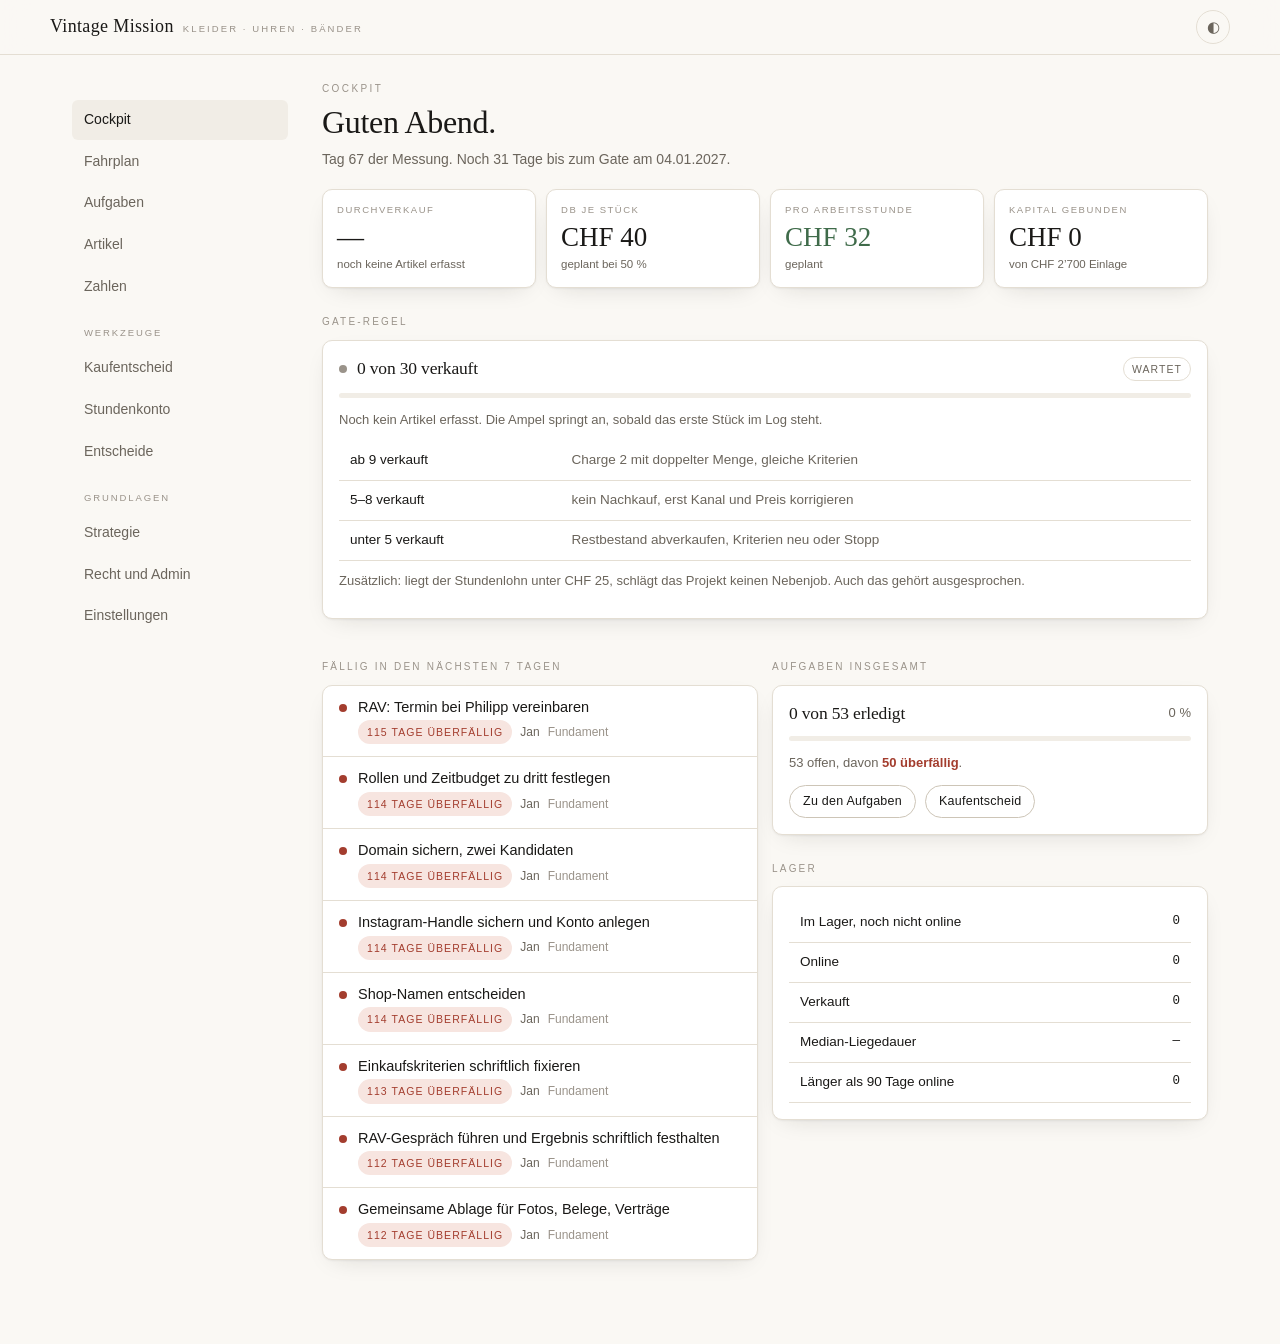
<file: vintage/index.html>
<!DOCTYPE html>
<html lang="de">
<head>
<meta charset="UTF-8">
<meta name="viewport" content="width=device-width, initial-scale=1.0, viewport-fit=cover">
<meta name="color-scheme" content="light dark">
<meta name="apple-mobile-web-app-capable" content="yes">
<meta name="mobile-web-app-capable" content="yes">
<meta name="apple-mobile-web-app-status-bar-style" content="default">
<meta name="apple-mobile-web-app-title" content="Vintage Mission">
<meta name="theme-color" content="#faf8f4">
<meta name="description" content="Arbeitswerkzeug für den Vintage-Webshop: Fahrplan, Aufgaben, Kaufentscheid, Artikel-Log, Zahlen, Recht.">
<title>Vintage Mission</title>
<link rel="manifest" href="manifest.webmanifest">
<link rel="apple-touch-icon" href="icons/apple-touch-icon.png">
<link rel="icon" type="image/png" sizes="192x192" href="icons/icon-192.png">
<link rel="stylesheet" href="app.css">
</head>
<body>

<header class="topbar">
  <div class="topbar-in">
    <div class="brand">
      <b>Vintage Mission</b>
      <span>Kleider · Uhren · Bänder</span>
    </div>
    <div class="spacer"></div>
    <button class="iconbtn" id="themebtn" title="Hell, dunkel oder Systemeinstellung" aria-label="Darstellung wechseln">◐</button>
  </div>
</header>

<div class="shell">

  <nav class="sidenav" aria-label="Hauptnavigation">
    <button data-go="cockpit">Cockpit</button>
    <button data-go="plan">Fahrplan</button>
    <button data-go="tasks">Aufgaben</button>
    <button data-go="items">Artikel</button>
    <button data-go="numbers">Zahlen</button>
    <div class="nav-group">Werkzeuge</div>
    <button data-go="buy">Kaufentscheid</button>
    <button data-go="hours">Stundenkonto</button>
    <button data-go="decisions">Entscheide</button>
    <div class="nav-group">Grundlagen</div>
    <button data-go="doc">Strategie</button>
    <button data-go="legal">Recht und Admin</button>
    <button data-go="settings">Einstellungen</button>
  </nav>

  <main>
    <section class="view on" id="v-cockpit"></section>
    <section class="view" id="v-plan"></section>
    <section class="view" id="v-tasks"></section>
    <section class="view" id="v-items"></section>
    <section class="view" id="v-numbers"></section>
    <section class="view" id="v-buy"></section>
    <section class="view" id="v-hours"></section>
    <section class="view" id="v-decisions"></section>
    <section class="view" id="v-legal"></section>
    <section class="view" id="v-doc"></section>
    <section class="view" id="v-settings"></section>
    <section class="view" id="v-more"></section>
  </main>

</div>

<nav class="tabbar" aria-label="Navigation">
  <button data-go="cockpit"><span class="t-ico">◱</span><span class="t-lbl">Cockpit</span></button>
  <button data-go="plan"><span class="t-ico">↗</span><span class="t-lbl">Fahrplan</span></button>
  <button data-go="tasks"><span class="t-ico">✓</span><span class="t-lbl">Aufgaben</span></button>
  <button data-go="items"><span class="t-ico">▤</span><span class="t-lbl">Artikel</span></button>
  <button data-go="numbers"><span class="t-ico">%</span><span class="t-lbl">Zahlen</span></button>
  <button data-go="more" data-group="buy,hours,decisions,legal,doc,settings"><span class="t-ico">⋯</span><span class="t-lbl">Mehr</span></button>
</nav>

<div class="modal" id="modal" role="dialog" aria-modal="true">
  <div class="modal-box" role="document">
    <div class="modal-head">
      <h3 id="modal-title">—</h3>
      <button class="iconbtn" id="modal-close" aria-label="Schliessen">✕</button>
    </div>
    <div id="modal-body"></div>
    <div class="btnrow" style="margin-top:18px">
      <button class="btn wide" id="modal-save">Sichern</button>
    </div>
  </div>
</div>

<div class="toast" id="toast" role="status" aria-live="polite"></div>

<script src="data.js"></script>
<script src="app.js"></script>
</body>
</html>
</file>
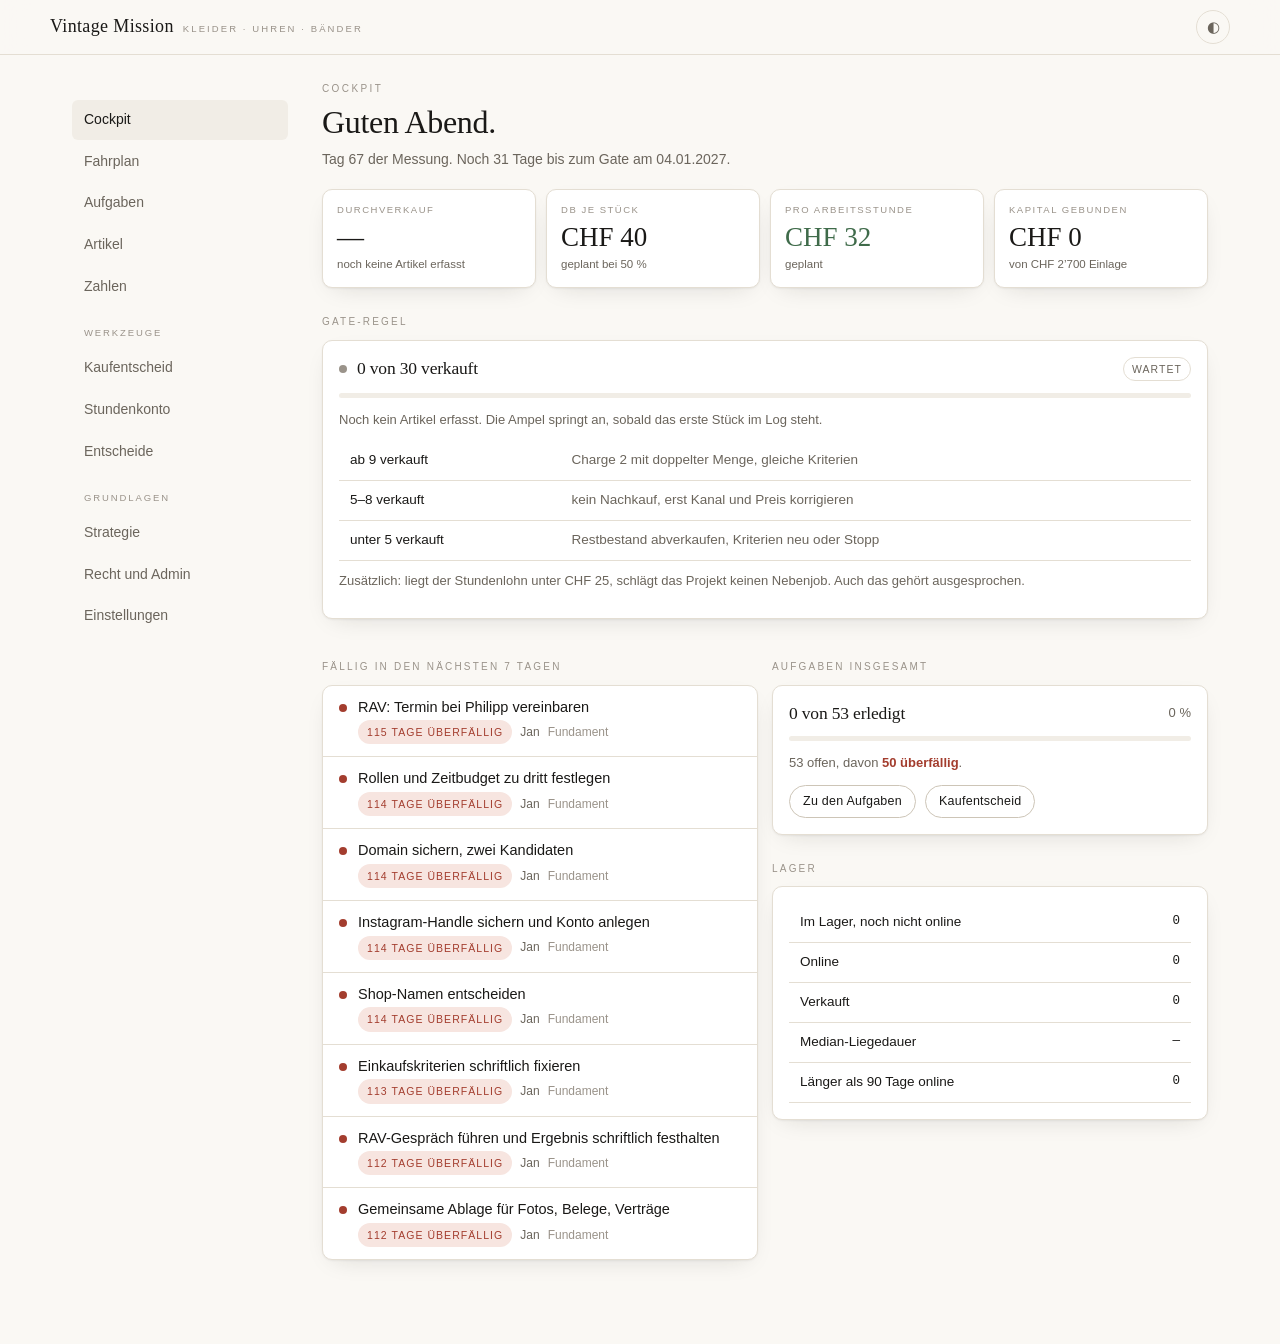
<file: vintage/vintage-mission.html>
<!DOCTYPE html>
<html lang="de">
<head>
<meta charset="UTF-8">
<meta name="viewport" content="width=device-width, initial-scale=1.0, viewport-fit=cover">
<meta name="color-scheme" content="light dark">
<meta name="apple-mobile-web-app-capable" content="yes">
<meta name="mobile-web-app-capable" content="yes">
<meta name="apple-mobile-web-app-status-bar-style" content="default">
<meta name="apple-mobile-web-app-title" content="Vintage Mission">
<meta name="theme-color" content="#faf8f4">
<meta name="description" content="Arbeitswerkzeug für den Vintage-Webshop: Fahrplan, Aufgaben, Kaufentscheid, Artikel-Log, Zahlen, Recht.">
<title>Vintage Mission</title>
<style>
/* =========================================================================
   VINTAGE MISSION — Design-System
   Richtung: hell, ruhig, viel Weissraum, dünne Serifen-Headlines,
   Schwarz als einzige "Farbe". Funktionsfarben nur für Status.
   ========================================================================= */

:root{
  --paper:#faf8f4;
  --paper-raised:#ffffff;
  --paper-sunken:#f1ede6;
  --line:#e4ded3;
  --line-strong:#cdc5b7;

  --ink:#1a1917;
  --ink-soft:#6b655c;
  --ink-faint:#9a938a;
  --ink-invert:#faf8f4;

  --sand:#c2ad8c;
  --sand-soft:#f3ece0;

  --go:#3f6b4a;      --go-soft:#e6efe6;
  --hold:#a8761e;    --hold-soft:#f6ecd8;
  --stop:#a33d2e;    --stop-soft:#f7e5e0;
  --cool:#3c6070;    --cool-soft:#e4edf1;

  --shadow:0 1px 2px rgba(26,25,23,.05), 0 8px 24px -12px rgba(26,25,23,.18);
  --shadow-lg:0 2px 6px rgba(26,25,23,.06), 0 24px 48px -20px rgba(26,25,23,.28);

  --font-display:'Iowan Old Style','Palatino Linotype',Palatino,Georgia,'Times New Roman',serif;
  --font-body:-apple-system,BlinkMacSystemFont,'Segoe UI',Roboto,'Helvetica Neue',Arial,sans-serif;
  --font-mono:'SF Mono','Cascadia Code',Consolas,ui-monospace,'Courier New',monospace;

  --radius:10px;
  --radius-sm:6px;
  --tabbar-h:62px;
  --maxw:1180px;
}

@media (prefers-color-scheme: dark){
  :root:not([data-theme="light"]){
    --paper:#131211;
    --paper-raised:#1c1b19;
    --paper-sunken:#0d0c0b;
    --line:#2e2c28;
    --line-strong:#454138;

    --ink:#f0ebe2;
    --ink-soft:#a9a196;
    --ink-faint:#7c756b;
    --ink-invert:#131211;

    --sand:#b39c78;
    --sand-soft:#2a251d;

    --go:#7fb08a;      --go-soft:#1c2a20;
    --hold:#d3a44f;    --hold-soft:#2e2415;
    --stop:#d98070;    --stop-soft:#301c18;
    --cool:#7fa8bb;    --cool-soft:#182730;

    --shadow:0 1px 2px rgba(0,0,0,.4), 0 10px 28px -14px rgba(0,0,0,.7);
    --shadow-lg:0 2px 8px rgba(0,0,0,.45), 0 28px 56px -24px rgba(0,0,0,.8);
  }
}
:root[data-theme="dark"]{
  --paper:#131211;
  --paper-raised:#1c1b19;
  --paper-sunken:#0d0c0b;
  --line:#2e2c28;
  --line-strong:#454138;
  --ink:#f0ebe2;
  --ink-soft:#a9a196;
  --ink-faint:#7c756b;
  --ink-invert:#131211;
  --sand:#b39c78;
  --sand-soft:#2a251d;
  --go:#7fb08a;      --go-soft:#1c2a20;
  --hold:#d3a44f;    --hold-soft:#2e2415;
  --stop:#d98070;    --stop-soft:#301c18;
  --cool:#7fa8bb;    --cool-soft:#182730;
  --shadow:0 1px 2px rgba(0,0,0,.4), 0 10px 28px -14px rgba(0,0,0,.7);
  --shadow-lg:0 2px 8px rgba(0,0,0,.45), 0 28px 56px -24px rgba(0,0,0,.8);
}

*{box-sizing:border-box;-webkit-tap-highlight-color:transparent}
html{height:100%;-webkit-text-size-adjust:100%}
body{
  margin:0;background:var(--paper);color:var(--ink);
  font-family:var(--font-body);font-size:15.5px;line-height:1.55;
  -webkit-font-smoothing:antialiased;
  min-height:100vh;min-height:100dvh;
  overscroll-behavior-y:none;
}
h1,h2,h3,h4{font-family:var(--font-display);font-weight:400;letter-spacing:-.01em;margin:0}
h1{font-size:26px;line-height:1.2}
h2{font-size:21px;line-height:1.25}
h3{font-size:17.5px;line-height:1.3}
p{margin:0 0 .85em}
a{color:inherit}
button,input,select,textarea{font:inherit;color:inherit}
hr{border:0;border-top:1px solid var(--line);margin:22px 0}

/* ---------- Kopf ---------- */
.topbar{
  position:sticky;top:0;z-index:40;
  background:color-mix(in srgb, var(--paper) 88%, transparent);
  backdrop-filter:saturate(180%) blur(14px);
  -webkit-backdrop-filter:saturate(180%) blur(14px);
  border-bottom:1px solid var(--line);
  padding:calc(env(safe-area-inset-top) + 10px) 16px 10px;
}
.topbar-in{max-width:var(--maxw);margin:0 auto;display:flex;align-items:center;gap:12px}
.brand{display:flex;align-items:baseline;gap:9px;min-width:0}
.brand b{font-family:var(--font-display);font-weight:400;font-size:18px;letter-spacing:.02em;white-space:nowrap}
.brand span{
  font-size:9.5px;letter-spacing:.22em;text-transform:uppercase;color:var(--ink-faint);
  white-space:nowrap;overflow:hidden;text-overflow:ellipsis
}
.topbar .spacer{flex:1}
.iconbtn{
  background:none;border:1px solid var(--line);border-radius:999px;
  width:34px;height:34px;display:grid;place-items:center;cursor:pointer;
  color:var(--ink-soft);font-size:15px;flex:none;
}
.iconbtn:active{background:var(--paper-sunken)}

/* ---------- Gerüst ---------- */
.shell{max-width:var(--maxw);margin:0 auto;display:block}
main{padding:20px 16px calc(var(--tabbar-h) + env(safe-area-inset-bottom) + 26px)}
.view{display:none;animation:fade .18s ease}
.view.on{display:block}
@keyframes fade{from{opacity:0;transform:translateY(3px)}to{opacity:1;transform:none}}

.view-head{margin:0 0 18px}
.view-head .eyebrow{
  font-size:10px;letter-spacing:.24em;text-transform:uppercase;color:var(--ink-faint);
  display:block;margin-bottom:6px
}
.view-head p{color:var(--ink-soft);font-size:14px;margin:8px 0 0;max-width:62ch}

/* ---------- Karten ---------- */
.card{
  background:var(--paper-raised);border:1px solid var(--line);border-radius:var(--radius);
  padding:16px;margin:0 0 14px;box-shadow:var(--shadow)
}
.card.flush{padding:0;overflow:hidden}
.card-head{display:flex;align-items:center;gap:10px;margin:0 0 12px}
.card-head h3{flex:1;min-width:0}
.card-note{font-size:13px;color:var(--ink-soft)}
.section-label{
  font-size:10px;letter-spacing:.22em;text-transform:uppercase;color:var(--ink-faint);
  margin:26px 0 10px;display:block
}
.grid{display:grid;gap:14px}
@media(min-width:760px){
  .grid.two{grid-template-columns:1fr 1fr}
  .grid.three{grid-template-columns:repeat(3,1fr)}
}

/* ---------- Kennzahlen ---------- */
.kpis{display:grid;grid-template-columns:repeat(2,1fr);gap:10px}
@media(min-width:600px){.kpis{grid-template-columns:repeat(4,1fr)}}
.kpi{
  background:var(--paper-raised);border:1px solid var(--line);border-radius:var(--radius);
  padding:13px 14px;box-shadow:var(--shadow)
}
.kpi .k-label{font-size:9.5px;letter-spacing:.16em;text-transform:uppercase;color:var(--ink-faint);display:block}
.kpi .k-val{font-family:var(--font-display);font-size:27px;line-height:1.15;margin-top:5px;display:block;font-variant-numeric:tabular-nums}
.kpi .k-val small{font-size:14px;color:var(--ink-soft);font-family:var(--font-body)}
.kpi .k-sub{font-size:11.5px;color:var(--ink-soft);margin-top:3px;display:block}
.kpi.go .k-val{color:var(--go)} .kpi.hold .k-val{color:var(--hold)} .kpi.stop .k-val{color:var(--stop)}

/* ---------- Ampel / Badges ---------- */
.badge{
  display:inline-flex;align-items:center;gap:5px;font-size:10.5px;letter-spacing:.1em;
  text-transform:uppercase;padding:3px 8px;border-radius:999px;
  background:var(--paper-sunken);color:var(--ink-soft);white-space:nowrap;border:1px solid transparent
}
.badge.go{background:var(--go-soft);color:var(--go)}
.badge.hold{background:var(--hold-soft);color:var(--hold)}
.badge.stop{background:var(--stop-soft);color:var(--stop)}
.badge.cool{background:var(--cool-soft);color:var(--cool)}
.badge.sand{background:var(--sand-soft);color:var(--sand)}
.badge.plain{border-color:var(--line);background:transparent}

.dot{width:8px;height:8px;border-radius:999px;background:var(--ink-faint);flex:none}
.dot.go{background:var(--go)} .dot.hold{background:var(--hold)} .dot.stop{background:var(--stop)}

/* ---------- Buttons ---------- */
.btn{
  appearance:none;border:1px solid var(--ink);background:var(--ink);color:var(--ink-invert);
  border-radius:999px;padding:9px 18px;font-size:13.5px;font-weight:500;cursor:pointer;
  letter-spacing:.02em;display:inline-flex;align-items:center;gap:7px;justify-content:center
}
.btn:active{opacity:.82}
.btn.ghost{background:transparent;color:var(--ink);border-color:var(--line-strong)}
.btn.quiet{background:transparent;color:var(--ink-soft);border-color:transparent;padding:7px 10px}
.btn.wide{width:100%}
.btn.sm{padding:6px 13px;font-size:12.5px}
.btn.danger{background:var(--stop);border-color:var(--stop);color:var(--paper-raised)}
.btnrow{display:flex;gap:9px;flex-wrap:wrap}

/* ---------- Formulare ---------- */
.field{margin:0 0 12px}
.field label,.lbl{
  display:block;font-size:10px;letter-spacing:.16em;text-transform:uppercase;
  color:var(--ink-faint);margin:0 0 5px
}
input[type=text],input[type=number],input[type=date],select,textarea{
  width:100%;background:var(--paper);border:1px solid var(--line);border-radius:var(--radius-sm);
  padding:9px 11px;font-size:15px;outline:none
}
input:focus,select:focus,textarea:focus{border-color:var(--ink-soft)}
textarea{min-height:80px;resize:vertical;line-height:1.5}
.field-row{display:grid;grid-template-columns:1fr 1fr;gap:10px}
.field-row.three{grid-template-columns:repeat(3,1fr)}
.hint{font-size:12px;color:var(--ink-faint);margin-top:4px}

input[type=range]{
  -webkit-appearance:none;appearance:none;width:100%;height:26px;background:transparent;padding:0
}
input[type=range]::-webkit-slider-runnable-track{height:2px;background:var(--line-strong);border-radius:2px}
input[type=range]::-webkit-slider-thumb{
  -webkit-appearance:none;width:22px;height:22px;border-radius:999px;background:var(--paper-raised);
  border:1.5px solid var(--ink);margin-top:-10px;box-shadow:var(--shadow);cursor:pointer
}
input[type=range]::-moz-range-track{height:2px;background:var(--line-strong)}
input[type=range]::-moz-range-thumb{width:20px;height:20px;border-radius:999px;background:var(--paper-raised);border:1.5px solid var(--ink)}

.check{
  display:flex;gap:11px;align-items:flex-start;padding:11px 2px;border-bottom:1px solid var(--line);
  cursor:pointer
}
.check:last-child{border-bottom:0}
.check input{margin:2px 0 0;width:19px;height:19px;flex:none;accent-color:var(--ink)}
.check .c-txt{flex:1;min-width:0;font-size:14.5px}
.check .c-main{display:block}
.check .c-sub{display:block;font-size:12.5px;color:var(--ink-soft);margin-top:2px}
/* Durchgestrichen wird nur die Titelzeile — die Erklärung bleibt lesbar */
.check.done .c-txt{color:var(--ink-faint)}
.check.done .c-main{text-decoration:line-through;text-decoration-color:var(--line-strong)}

/* ---------- Listen / Tabellen ---------- */
.list{list-style:none;margin:0;padding:0}
.row{
  display:flex;gap:11px;align-items:flex-start;padding:12px 16px;border-bottom:1px solid var(--line)
}
.row:last-child{border-bottom:0}
.row .r-main{flex:1;min-width:0}
.row .r-title{font-size:14.5px;line-height:1.35}
.row .r-meta{font-size:12px;color:var(--ink-soft);margin-top:3px;display:flex;gap:8px;flex-wrap:wrap;align-items:center}
.row .r-right{text-align:right;flex:none;font-variant-numeric:tabular-nums;font-size:13px}

.tablewrap{overflow-x:auto;-webkit-overflow-scrolling:touch}
table{border-collapse:collapse;width:100%;font-size:13.5px;min-width:560px}
th,td{padding:9px 11px;text-align:left;border-bottom:1px solid var(--line);white-space:nowrap}
th{
  font-size:9.5px;letter-spacing:.15em;text-transform:uppercase;color:var(--ink-faint);
  font-weight:500;background:var(--paper-sunken);position:sticky;top:0
}
td.num,th.num{text-align:right;font-variant-numeric:tabular-nums;font-family:var(--font-mono);font-size:12.5px}
tbody tr:active{background:var(--paper-sunken)}
tr.is-sold td{color:var(--ink-soft)}

/* Schmale Wertetabellen: umbrechen statt seitwärts schieben */
table.kv{min-width:0}
table.kv td{white-space:normal;vertical-align:top}
table.kv td.num{white-space:nowrap;width:1%}

/* ---------- Fortschritt ---------- */
.bar{height:5px;background:var(--paper-sunken);border-radius:999px;overflow:hidden;margin:8px 0 0}
.bar i{display:block;height:100%;background:var(--ink);border-radius:999px;transition:width .3s ease}
.bar.go i{background:var(--go)} .bar.hold i{background:var(--hold)} .bar.stop i{background:var(--stop)}

/* ---------- Fahrplan ---------- */
.phase{
  border-left:2px solid var(--line);padding:0 0 22px 18px;position:relative;margin-left:6px
}
.phase:last-child{padding-bottom:0}
.phase::before{
  content:'';position:absolute;left:-6px;top:4px;width:10px;height:10px;border-radius:999px;
  background:var(--paper);border:2px solid var(--line-strong)
}
.phase.now::before{background:var(--ink);border-color:var(--ink)}
.phase.done::before{background:var(--go);border-color:var(--go)}
.phase .p-when{font-size:10px;letter-spacing:.18em;text-transform:uppercase;color:var(--ink-faint)}
.phase .p-title{font-family:var(--font-display);font-size:18px;margin:3px 0 4px}
.phase .p-goal{font-size:13.5px;color:var(--ink-soft)}
.phase ul{margin:9px 0 0;padding-left:17px;font-size:13.5px;color:var(--ink-soft)}
.phase li{margin:0 0 4px}

/* ---------- Kaufentscheid ---------- */
.verdict{
  border-radius:var(--radius);padding:16px;text-align:center;border:1px solid var(--line);
  background:var(--paper-sunken)
}
.verdict .v-word{font-family:var(--font-display);font-size:29px;line-height:1.1;display:block}
.verdict .v-why{font-size:13px;color:var(--ink-soft);margin-top:7px;display:block}
.verdict.go{background:var(--go-soft);border-color:transparent} .verdict.go .v-word{color:var(--go)}
.verdict.stop{background:var(--stop-soft);border-color:transparent} .verdict.stop .v-word{color:var(--stop)}
.verdict.hold{background:var(--hold-soft);border-color:transparent} .verdict.hold .v-word{color:var(--hold)}

/* ---------- Segmente / Filter ---------- */
.seg{display:flex;gap:0;background:var(--paper-sunken);border-radius:999px;padding:3px;overflow-x:auto}
.seg button{
  flex:1;border:0;background:none;padding:7px 12px;border-radius:999px;font-size:12.5px;
  color:var(--ink-soft);cursor:pointer;white-space:nowrap
}
.seg button.on{background:var(--paper-raised);color:var(--ink);box-shadow:var(--shadow)}
.chips{display:flex;gap:7px;flex-wrap:wrap;margin:0 0 12px}
.chip{
  border:1px solid var(--line);background:transparent;border-radius:999px;padding:5px 12px;
  font-size:12.5px;color:var(--ink-soft);cursor:pointer
}
.chip.on{background:var(--ink);color:var(--ink-invert);border-color:var(--ink)}

/* ---------- Tabbar ---------- */
.tabbar{
  position:fixed;left:0;right:0;bottom:0;z-index:50;
  background:color-mix(in srgb, var(--paper-raised) 92%, transparent);
  backdrop-filter:saturate(180%) blur(16px);-webkit-backdrop-filter:saturate(180%) blur(16px);
  border-top:1px solid var(--line);
  padding-bottom:env(safe-area-inset-bottom);
  display:flex
}
.tabbar button{
  flex:1;border:0;background:none;height:var(--tabbar-h);display:flex;flex-direction:column;
  align-items:center;justify-content:center;gap:3px;color:var(--ink-faint);cursor:pointer;padding:0
}
.tabbar button .t-ico{font-size:17px;line-height:1}
.tabbar button .t-lbl{font-size:9.5px;letter-spacing:.08em;text-transform:uppercase}
.tabbar button.on{color:var(--ink)}

/* ---------- Desktop: Sidebar statt Tabbar ---------- */
/* Muss vor dem Media-Query stehen, sonst gewinnt es später im Kaskadenlauf
   und die Seitennavigation bleibt auch auf breiten Schirmen verborgen. */
.sidenav{display:none}

@media(min-width:900px){
  .shell{display:grid;grid-template-columns:216px 1fr;gap:34px;padding:0 22px}
  .sidenav{display:block;padding:26px 0 40px;position:sticky;top:74px;align-self:start}
  .sidenav button{
    display:flex;align-items:center;gap:11px;width:100%;border:0;background:none;
    padding:9px 12px;border-radius:var(--radius-sm);color:var(--ink-soft);cursor:pointer;
    font-size:14px;text-align:left;margin-bottom:2px
  }
  .sidenav button:hover{background:var(--paper-sunken)}
  .sidenav button.on{background:var(--paper-sunken);color:var(--ink);font-weight:500}
  .sidenav .nav-group{
    font-size:9.5px;letter-spacing:.2em;text-transform:uppercase;color:var(--ink-faint);
    margin:20px 0 7px;padding:0 12px
  }
  .tabbar{display:none}
  main{padding:26px 0 70px}
  h1{font-size:32px}
}

/* ---------- Modal ---------- */
.modal{
  position:fixed;inset:0;z-index:80;background:rgba(20,19,17,.42);
  display:none;align-items:flex-end;justify-content:center;
  backdrop-filter:blur(2px);-webkit-backdrop-filter:blur(2px)
}
.modal.on{display:flex}
.modal-box{
  background:var(--paper-raised);width:100%;max-width:620px;max-height:92vh;overflow-y:auto;
  border-radius:16px 16px 0 0;padding:18px 16px calc(env(safe-area-inset-bottom) + 22px);
  box-shadow:var(--shadow-lg);animation:up .22s ease
}
@keyframes up{from{transform:translateY(22px);opacity:.4}to{transform:none;opacity:1}}
@media(min-width:640px){
  .modal{align-items:center}
  .modal-box{border-radius:16px;padding:22px}
}
.modal-head{display:flex;align-items:center;gap:12px;margin:0 0 16px}
.modal-head h3{flex:1}

/* ---------- Diverses ---------- */
.empty{text-align:center;padding:34px 18px;color:var(--ink-faint);font-size:14px}
.empty .e-big{font-family:var(--font-display);font-size:19px;color:var(--ink-soft);display:block;margin-bottom:6px}
.prose{font-size:14.8px;line-height:1.62;color:var(--ink)}
.prose h3{margin:24px 0 8px}
.prose h4{margin:18px 0 6px;font-size:15px;font-family:var(--font-body);font-weight:600}
.prose ul,.prose ol{margin:0 0 .9em;padding-left:20px}
.prose li{margin:0 0 5px}
.prose .lead{font-family:var(--font-display);font-size:18px;line-height:1.45;color:var(--ink);margin-bottom:16px}
.prose code{font-family:var(--font-mono);font-size:.88em;background:var(--paper-sunken);padding:1px 5px;border-radius:4px}
.prose blockquote{
  margin:14px 0;padding:11px 15px;border-left:2px solid var(--sand);
  background:var(--sand-soft);border-radius:0 var(--radius-sm) var(--radius-sm) 0;font-size:14px
}
.mono{font-family:var(--font-mono);font-variant-numeric:tabular-nums}
.nowrap{white-space:nowrap}
.muted{color:var(--ink-soft)}
.faint{color:var(--ink-faint)}
.right{text-align:right}
.center{text-align:center}
.mt0{margin-top:0}.mb0{margin-bottom:0}
.toast{
  position:fixed;left:50%;transform:translateX(-50%);bottom:calc(var(--tabbar-h) + 22px);
  background:var(--ink);color:var(--ink-invert);padding:10px 18px;border-radius:999px;
  font-size:13.5px;z-index:90;opacity:0;pointer-events:none;transition:opacity .2s ease;
  box-shadow:var(--shadow-lg);max-width:88vw;text-align:center
}
.toast.on{opacity:1}
@media(min-width:900px){.toast{bottom:26px}}
/* ---------- Bedienbarkeit ---------- */
:focus-visible{outline:2px solid var(--ink);outline-offset:2px;border-radius:4px}
.tabbar button:focus-visible,.sidenav button:focus-visible{outline-offset:-3px}
input:focus-visible,select:focus-visible,textarea:focus-visible{outline-offset:0}

@media (prefers-reduced-motion: reduce){
  *,*::before,*::after{animation-duration:.01ms!important;animation-iteration-count:1!important;transition-duration:.01ms!important}
}

@media print{.topbar,.tabbar,.sidenav,.btnrow{display:none}.view{display:block!important}}

</style>
</head>
<body>

<header class="topbar">
  <div class="topbar-in">
    <div class="brand">
      <b>Vintage Mission</b>
      <span>Kleider · Uhren · Bänder</span>
    </div>
    <div class="spacer"></div>
    <button class="iconbtn" id="themebtn" title="Hell, dunkel oder Systemeinstellung" aria-label="Darstellung wechseln">◐</button>
  </div>
</header>

<div class="shell">

  <nav class="sidenav" aria-label="Hauptnavigation">
    <button data-go="cockpit">Cockpit</button>
    <button data-go="plan">Fahrplan</button>
    <button data-go="tasks">Aufgaben</button>
    <button data-go="items">Artikel</button>
    <button data-go="numbers">Zahlen</button>
    <div class="nav-group">Werkzeuge</div>
    <button data-go="buy">Kaufentscheid</button>
    <button data-go="hours">Stundenkonto</button>
    <button data-go="decisions">Entscheide</button>
    <div class="nav-group">Grundlagen</div>
    <button data-go="doc">Strategie</button>
    <button data-go="legal">Recht und Admin</button>
    <button data-go="settings">Einstellungen</button>
  </nav>

  <main>
    <section class="view on" id="v-cockpit"></section>
    <section class="view" id="v-plan"></section>
    <section class="view" id="v-tasks"></section>
    <section class="view" id="v-items"></section>
    <section class="view" id="v-numbers"></section>
    <section class="view" id="v-buy"></section>
    <section class="view" id="v-hours"></section>
    <section class="view" id="v-decisions"></section>
    <section class="view" id="v-legal"></section>
    <section class="view" id="v-doc"></section>
    <section class="view" id="v-settings"></section>
    <section class="view" id="v-more"></section>
  </main>

</div>

<nav class="tabbar" aria-label="Navigation">
  <button data-go="cockpit"><span class="t-ico">◱</span><span class="t-lbl">Cockpit</span></button>
  <button data-go="plan"><span class="t-ico">↗</span><span class="t-lbl">Fahrplan</span></button>
  <button data-go="tasks"><span class="t-ico">✓</span><span class="t-lbl">Aufgaben</span></button>
  <button data-go="items"><span class="t-ico">▤</span><span class="t-lbl">Artikel</span></button>
  <button data-go="numbers"><span class="t-ico">%</span><span class="t-lbl">Zahlen</span></button>
  <button data-go="more" data-group="buy,hours,decisions,legal,doc,settings"><span class="t-ico">⋯</span><span class="t-lbl">Mehr</span></button>
</nav>

<div class="modal" id="modal" role="dialog" aria-modal="true">
  <div class="modal-box" role="document">
    <div class="modal-head">
      <h3 id="modal-title">—</h3>
      <button class="iconbtn" id="modal-close" aria-label="Schliessen">✕</button>
    </div>
    <div id="modal-body"></div>
    <div class="btnrow" style="margin-top:18px">
      <button class="btn wide" id="modal-save">Sichern</button>
    </div>
  </div>
</div>

<div class="toast" id="toast" role="status" aria-live="polite"></div>
<script>
/* =========================================================================
   VINTAGE MISSION — Startdaten
   Alles hier drin ist Vorschlag, kein Gesetz. Aufgaben, Fristen und
   Verantwortliche lassen sich in der App ändern; diese Datei ist nur der
   Zustand beim ersten Start.
   ========================================================================= */

var SEED = {};

/* ---------------------------------------------------------------- Team ---- */
SEED.team = [
  { id:'jan', name:'Jan',       role:'Motor — Einkauf, Fotografie, Shop-Inhalte, Zahlen, RAV', hours:15 },
  { id:'p2',  name:'Luan',      role:'Handel — Uhrenhändler, Verhandlung, Preise, Buchhaltung', hours:5 },
  { id:'p3',  name:'Mattia',    role:'Prüfer — Echtheit, Vergleichspreise, Texte, Zweitmeinung', hours:3 }
];

/* ------------------------------------------------------------- Annahmen ---- */
SEED.settings = {
  vk:280,            // Ø Verkaufspreis
  ek:90,             // Ø Einkaufspreis
  kvar:20,           // variable Kosten je verkauftem Stück (Versand, Verpackung, Zahlung)
  quote:50,          // erwartete Durchverkaufsquote in %
  minuten:75,        // Arbeitszeit je beschafftem Stück
  satz:25,           // interner Stundensatz CHF für die Vorwegvergütung
  stueck:30,         // Grösse der Testcharge
  kapitalKopf:900,   // Einlage je Person
  ekMin:80,          // Preisuntergrenze Einkauf
  start:'2026-08-10',
  launch:'2026-09-28',
  gate:'2027-01-04',
  theme:'auto'
};

/* ------------------------------------------------------------- Phasen ------ */
SEED.phases = [
  { id:'f0', nr:'Phase 0', name:'Fundament', von:'2026-08-10', bis:'2026-08-16',
    ziel:'Nichts kaufen. Erst klären, was euch sonst später einholt.',
    punkte:['RAV-Gespräch vor jeder Anmeldung','Einkaufskriterien schriftlich','Rollen und Zeitbudget realistisch verteilt','Domain und Instagram-Handle gesichert'] },
  { id:'f1', nr:'Phase 1', name:'Verträge und Struktur', von:'2026-08-17', bis:'2026-08-30',
    ziel:'Die Haftung sortieren, solange sie noch nichts kostet.',
    punkte:['Gesellschaftsvertrag unterschrieben','Uhrenmodell entschieden: Vermittlung oder Kommission','Konto, Buchhaltung, Belegablage','Echtheitsprotokoll und benannter Freigeber'] },
  { id:'f2', nr:'Phase 2', name:'Ware und Shop', von:'2026-08-31', bis:'2026-09-27',
    ziel:'30 Stück beschaffen, aufbereiten, fotografieren. Parallel entsteht die Website.',
    punkte:['3 Beschaffungsrunden à 10 Stück','Jedes Stück mit belegtem Vergleichspreis','Fotoset steht und bleibt gleich','Rechtstexte und Stripe-Konto bereit'] },
  { id:'f3', nr:'Phase 3', name:'Launch', von:'2026-09-28', bis:'2026-10-04',
    ziel:'Tag 0 der Messung. 20 Stück im eigenen Shop, 10 als Kontrollgruppe auf Ricardo.',
    punkte:['Alle 30 Stück gelistet','Ende-zu-Ende-Testbestellung erfolgreich','Startwerte festgehalten'] },
  { id:'f4', nr:'Phase 4', name:'Verkaufen und messen', von:'2026-10-05', bis:'2026-12-27',
    ziel:'90 Tage Daten sammeln. Kein Nachkauf in dieser Zeit.',
    punkte:['Montags 20 Minuten Zahlen-Check','Zwischenstände an Tag 30 und Tag 60','Uhren-Track startet','Bänder-Recherche startet'] },
  { id:'f5', nr:'Phase 5', name:'Gate', von:'2027-01-04', bis:'2027-01-04',
    ziel:'Entscheiden nach der Regel, die vorher festgelegt wurde. Nicht nach Gefühl.',
    punkte:['Zahlen auf den Tisch','Entscheid schriftlich im Log','Charge 2, Korrektur oder Stopp'] }
];

/* ------------------------------------------------------------ Aufgaben ----- */
/* est = Minuten, w = Verantwortlich */
SEED.tasks = [
  /* --- Phase 0 --- */
  { p:'f0', w:'jan', due:'2026-08-11', est:15,  t:'RAV: Termin bei Philipp vereinbaren',
    d:'Zwei Fragen mitnehmen. Erstens: selbständige Nebentätigkeit als Zwischenverdienst anmelden. Zweitens: Förderung der selbständigen Erwerbstätigkeit nach Art. 71a AVIG — bis zu 90 Taggelder in der Planungsphase, in dieser Zeit befreit von Arbeitsbemühungen und Kontrollvorschriften. Das ist der grösste einzelne Hebel im ganzen Plan. Vor jeder Anmeldung klären, nicht danach.' },
  { p:'f0', w:'jan', due:'2026-08-14', est:90,  t:'RAV-Gespräch führen und Ergebnis schriftlich festhalten',
    d:'Antworten notieren und ins Entscheid-Log eintragen. Wenn die Förderung in Frage kommt, verlangt das RAV ein Geschäftskonzept mit Budget — genau das liegt hier in der App.' },
  { p:'f0', w:'jan', due:'2026-08-12', est:60,  t:'Rollen und Zeitbudget zu dritt festlegen',
    d:'Ungleiche Zeit ist kein Problem, ungeklärte Erwartung schon. Wer wie viel, und was passiert, wenn jemand ausfällt.' },
  { p:'f0', w:'jan', due:'2026-08-13', est:90,  t:'Einkaufskriterien schriftlich fixieren',
    d:'Acht harte Punkte plus Preisuntergrenze CHF 80. Der Vorschlag steht unter Einkauf. Was die Kriterien nicht erfüllt, wird nicht gekauft — auch nicht "ausnahmsweise, weil so schön".' },
  { p:'f0', w:'p3',  due:'2026-08-16', est:120, t:'Markenliste erstellen: 25 Marken, die ihr kauft',
    d:'Positivliste. Alles ausserhalb der Liste ist ein Nein, egal wie günstig. Ohne Liste kauft man am Ende Zeug.' },
  { p:'f0', w:'jan', due:'2026-08-12', est:30,  t:'Domain sichern, zwei Kandidaten',
    d:'.ch registrieren, rund CHF 12–15 pro Jahr. Kurz, aussprechbar am Telefon, ohne Bindestrich.' },
  { p:'f0', w:'jan', due:'2026-08-12', est:30,  t:'Instagram-Handle sichern und Konto anlegen',
    d:'Gleicher Name wie die Domain. Ab Woche 1 posten, nicht erst zum Launch — Reichweite braucht Vorlauf.' },
  { p:'f0', w:'jan', due:'2026-08-12', est:45,  t:'Shop-Namen entscheiden',
    d:'Der Shop-Name ist nicht die Bänder-Marke. Zwei getrennte Entscheide, sonst blockiert ihr euch später beim Markenschutz.' },
  { p:'f0', w:'jan', due:'2026-08-14', est:30,  t:'Gemeinsame Ablage für Fotos, Belege, Verträge',
    d:'Ein Ort, drei Zugänge. Fotos in Originalgrösse behalten.' },
  { p:'f0', w:'p2',  due:'2026-08-16', est:45,  t:'Startkapital einzahlen: 3 × CHF 900',
    d:'Ein gemeinsames Konto, nicht das Privatkonto von einem. Jede Einzahlung mit Datum im Vertrag festhalten.' },

  /* --- Phase 1 --- */
  { p:'f1', w:'jan', due:'2026-08-21', est:180, t:'Gesellschaftsvertrag: Entwurf schreiben',
    d:'Die Klauselliste steht unter Recht. Ohne Vertrag seid ihr eine einfache Gesellschaft nach Art. 530 ff. OR mit unbeschränkter Solidarhaftung — das ändert der Vertrag nicht, aber er regelt alles andere.' },
  { p:'f1', w:'jan', due:'2026-08-26', est:90,  t:'Gesellschaftsvertrag zu dritt durchgehen',
    d:'Jeder Punkt laut vorlesen. Was niemand laut sagen mag, ist genau der Punkt, der später streitet.' },
  { p:'f1', w:'jan', due:'2026-08-28', est:30,  t:'Gesellschaftsvertrag unterschreiben, drei Exemplare',
    d:'Je ein unterschriebenes Original pro Person.' },
  { p:'f1', w:'jan', due:'2026-08-26', est:45,  t:'Stundensatz und Gewinnverteilung festlegen',
    d:'Vorschlag: erfasste Arbeitsstunden werden mit CHF 25 als Vorwegvergütung aus dem Gewinn abgegolten, der Rest zu je einem Drittel. Fällt kein Gewinn an, fällt auch die Vergütung aus — keine Lohnschuld. So bleibt ungleiche Zeit fair, ohne dass jemand Liquidität schuldet.' },
  { p:'f1', w:'p2',  due:'2026-08-24', est:90,  t:'Uhren: Gespräch mit dem Händlerkollegen',
    d:'Die eine Frage, die alles entscheidet: Wer stellt die Rechnung an den Kunden? Steht ihr drauf, haftet ihr für Echtheit und Mängel. Steht er drauf, haftet er und ihr kassiert Provision.' },
  { p:'f1', w:'p2',  due:'2026-08-30', est:150, t:'Uhren: Vertragsentwurf',
    d:'Muss drin sein: Provisionssatz, wer rechnet ab, Echtheitsgarantie mit Rückgriff auf ihn, Versicherung während der Lagerung, Delcredere (haftet ihr für den Zahlungsausfall des Kunden?), Rückgaberegel, Kündigung.' },
  { p:'f1', w:'p2',  due:'2026-08-28', est:30,  t:'Rechtsberatung buchen, falls Uhren über CHF 2\'000',
    d:'60 Minuten, Budget CHF 300–500. Bei einem einzigen strittigen Uhrenverkauf ist das der billigste Posten im Projekt.' },
  { p:'f1', w:'p2',  due:'2026-08-27', est:90,  t:'Buchhaltung aufsetzen',
    d:'Für den Start reicht eine Tabelle: Datum, Beleg-Nr., Text, Betrag, Kategorie, Person. Wichtig ist die Belegablage, nicht das Tool.' },
  { p:'f1', w:'jan', due:'2026-08-27', est:45,  t:'Versicherung prüfen: Ware im Privathaushalt',
    d:'Handelsware ist in der Hausratversicherung meist nicht gedeckt. Bei CHF 2\'700 Warenwert einmal nachfragen, bevor der Keller voll ist.' },
  { p:'f1', w:'p3',  due:'2026-08-30', est:90,  t:'Echtheitsprotokoll festlegen und Freigeber benennen',
    d:'Sieben Prüfpunkte, eine Person unterschreibt die Freigabe namentlich. Das Protokoll steht unter Recht.' },

  /* --- Phase 2 --- */
  { p:'f2', w:'jan', due:'2026-09-03', est:120, t:'Fotoset aufbauen',
    d:'Ein Hintergrund, eine Lichtsituation, eine feste Kameraposition. Immer gleich. Gleichförmigkeit lässt einen Shop teuer aussehen, Perfektion einzelner Bilder nicht.' },
  { p:'f2', w:'jan', due:'2026-09-03', est:45,  t:'Bildstil festlegen: 5 Pflichtbilder pro Stück',
    d:'Ganzansicht, Label, Verarbeitungsdetail (Naht oder Verschluss), jeder Makel einzeln, Trage- oder Hängebild. Der Makel gehört sichtbar auf die Produktseite — das senkt Retouren stärker als jede Formulierung.' },
  { p:'f2', w:'jan', due:'2026-09-06', est:300, t:'Beschaffungsrunde 1: 10 Stück',
    d:'Jedes Stück durch den Kaufentscheid in dieser App laufen lassen, bevor Geld fliesst. Auch wenn es an der Kasse zwei Minuten dauert.' },
  { p:'f2', w:'p2',  due:'2026-09-13', est:300, t:'Beschaffungsrunde 2: 10 Stück' },
  { p:'f2', w:'jan', due:'2026-09-20', est:300, t:'Beschaffungsrunde 3: 10 Stück' },
  { p:'f2', w:'jan', due:'2026-09-24', est:900, t:'Aufbereitung und Fotografie, je Stück ≤ 45 Minuten',
    d:'Zeit pro Stück ehrlich mitschreiben. Diese Zahl entscheidet später über den Stundenlohn, nicht der Verkaufspreis.' },
  { p:'f2', w:'p3',  due:'2026-09-24', est:300, t:'Vergleichspreise belegen, zwei je Stück',
    d:'Zwei tatsächlich verkaufte Referenzen aus den letzten 90 Tagen. Angebotspreise zählen nicht — die stehen teilweise seit zwei Jahren drin.' },
  { p:'f2', w:'p3',  due:'2026-09-26', est:300, t:'Produkttexte schreiben',
    d:'60 bis 90 Wörter. Massangaben flach gemessen in cm, Material, Zustand ehrlich mit benanntem Makel, ein Satz zur Herkunft oder Epoche.' },
  { p:'f2', w:'jan', due:'2026-09-14', est:120, t:'Shop-Seite: Inhalte zusammenstellen',
    d:'Logo oder Wortmarke, zwei Farbwerte, Über-uns-Text, Versand- und Rückgabetext, Kontaktangaben. Damit wird die Website gebaut.' },
  { p:'f2', w:'jan', due:'2026-09-18', est:180, t:'Rechtstexte für den Shop',
    d:'Impressum, AGB, Datenschutzerklärung nach revDSG, Rückgabepolitik. Achtung Gewährleistung: bei Gebrauchtware an Konsumenten sind mindestens 12 Monate zwingend (Art. 210 OR), kürzer geht nicht.' },
  { p:'f2', w:'p2',  due:'2026-09-16', est:60,  t:'Stripe-Konto eröffnen, TWINT und Karte aktivieren',
    d:'Gebühren Schweiz: TWINT 1.9 % + CHF 0.30, Schweizer Karten 2.9 % + CHF 0.30. Keine Grund- oder Kontoführungsgebühr.' },
  { p:'f2', w:'p2',  due:'2026-09-20', est:90,  t:'Versandprozess festlegen',
    d:'Verpackung, Postprodukt, Preis für den Kunden, Laufzeit, Sendungsverfolgung. Einmal echt durchspielen und die Zeit messen.' },
  { p:'f2', w:'jan', due:'2026-09-21', est:240, t:'Instagram: 12 Beiträge vorproduzieren',
    d:'Ab Woche 4 dreimal wöchentlich. Zum Launch braucht ihr Publikum, nicht erst dann Publikum aufbauen.' },
  { p:'f2', w:'jan', due:'2026-09-21', est:60,  t:'Kontrollgruppe vorbereiten: Ricardo-Konto und die 10 Stück auswählen',
    d:'Entschieden am 10.08.2026. Die 10 Stück quer durch Marken, Kategorien und Preislagen ziehen, nicht die Ladenhüter aussortieren — sonst vergleicht ihr am Ende zwei verschiedene Sortimente. Preise identisch zum Shop.' },
  { p:'f2', w:'p3',  due:'2026-09-27', est:45,  t:'Testbestellung durch eine externe Person',
    d:'Jemand von aussen bestellt, zahlt und erhält ein Stück. Alles, was dabei hakt, hakt später bei jedem Kunden.' },

  /* --- Phase 3 --- */
  { p:'f3', w:'jan', due:'2026-09-29', est:240, t:'20 Stück im eigenen Shop einstellen' },
  { p:'f3', w:'jan', due:'2026-09-30', est:150, t:'10 Stück auf Ricardo einstellen',
    d:'Gleiche Preise wie im Shop. Sonst vergleicht ihr am Ende zwei verschiedene Experimente.' },
  { p:'f3', w:'jan', due:'2026-10-01', est:90,  t:'Launch-Beitrag und Story-Serie' },
  { p:'f3', w:'jan', due:'2026-10-02', est:90,  t:'30 persönliche Nachrichten an Bekannte',
    d:'Zu dritt je zehn. Keine Sammelnachricht, keine Story — einzeln geschrieben. Die ersten Verkäufe kommen fast nie über Reichweite.' },
  { p:'f3', w:'jan', due:'2026-10-04', est:15,  t:'Startwerte festhalten: 30 Stück, CHF 2\'700 gebunden',
    d:'Tag 0 der 90-Tage-Messung.' },

  /* --- Phase 4 --- */
  { p:'f4', w:'jan', due:'2026-10-12', est:20,  t:'Zahlen-Check Woche 2' },
  { p:'f4', w:'jan', due:'2026-10-19', est:20,  t:'Zahlen-Check Woche 3' },
  { p:'f4', w:'jan', due:'2026-10-28', est:60,  t:'Zwischenstand Tag 30',
    d:'Verkaufte Stück, Median-Liegedauer, welche Stücke Anfragen erzeugt haben und welche gar nichts. Bei unter 3 Verkäufen liegt das Problem beim Kanal, nicht beim Preis.' },
  { p:'f4', w:'jan', due:'2026-10-30', est:60,  t:'Preiskorrektur: alles ohne Anfrage nach 30 Tagen minus 15 %',
    d:'Regel im Voraus festlegen und dann stur anwenden. Wer im Einzelfall diskutiert, diskutiert bei jedem Stück.' },
  { p:'f4', w:'p3',  due:'2026-11-06', est:90,  t:'Bänder: Swissreg-Recherche für 3 Namenskandidaten',
    d:'Kostenlose Recherche unter swissreg.ch. Identische und ähnliche Marken in den relevanten Klassen prüfen, bevor irgendwo ein Name gedruckt wird.' },
  { p:'f4', w:'p2',  due:'2026-11-09', est:120, t:'Uhren: Vertrag unterschrieben, 3 Stück testweise gelistet',
    d:'Klein anfangen. Drei Uhren zeigen, ob der Prozess trägt, ohne dass ein Fehler existenzbedrohend wird.' },
  { p:'f4', w:'p2',  due:'2026-11-20', est:180, t:'Bänder: 5 Herstelleranfragen',
    d:'Immer mitfragen: MOQ pro Artikel und pro Farbe, Musterkosten, Vorlaufzeit, Zahlungsbedingungen, Zollposition. Die MOQ entscheidet, ob das Projekt überhaupt geht.' },
  { p:'f4', w:'jan', due:'2026-11-27', est:60,  t:'Zwischenstand Tag 60' },
  { p:'f4', w:'jan', due:'2026-11-27', est:45,  t:'Bänder: Entscheid über Markenanmeldung',
    d:'IGE: CHF 450 für 10 Jahre und 3 Klassen, minus CHF 100 bei elektronischer Anmeldung über eTrademark, also CHF 350. Jede weitere Klasse CHF 100. Verlängerung nach 10 Jahren CHF 550.' },
  { p:'f4', w:'jan', due:'2026-11-30', est:60,  t:'Weihnachtsfenster vorbereiten',
    d:'Versandschluss kommunizieren, Geschenkverpackung anbieten. Dezember ist im Secondhand das stärkste Fenster des Jahres — und es fällt genau in eure Messperiode.' },
  { p:'f4', w:'jan', due:'2026-12-27', est:60,  t:'Restbestand-Regel anwenden: über 90 Tage minus 30 %',
    d:'Kapital, das in unverkäuflicher Ware steckt, ist teurer als der Rabatt.' },

  /* --- Phase 5 --- */
  { p:'f5', w:'jan', due:'2027-01-04', est:120, t:'Gate-Sitzung: Entscheid nach der festgelegten Regel',
    d:'Die Regel steht im Cockpit und wurde im August festgelegt. Genau deshalb ist sie im Januar noch etwas wert.' },
  { p:'f5', w:'jan', due:'2027-01-04', est:20,  t:'Entscheid schriftlich ins Log' }
];

/* ---------------------------------------------------- Einkaufskriterien ---- */
SEED.criteria = [
  { t:'Marke steht auf der Positivliste',
    d:'25 definierte Marken. Nicht drauf heisst nein, unabhängig vom Preis.' },
  { t:'Zustand mindestens sehr gut',
    d:'Keine Löcher, keine Flecken auf Sichtflächen, alle Knöpfe da, Reissverschluss läuft. Reparaturbedarf über 20 Minuten ist ein Nein.' },
  { t:'Grösse im Kernbereich',
    d:'Randgrössen liegen im Schnitt doppelt so lange. Bei Damenoberteilen etwa 36–40, bei Herren M–L.' },
  { t:'Einkaufspreis mindestens CHF 80',
    d:'Unter der Grenze seid ihr im Massenmarkt und konkurriert mit Vinted-Preisen. Das ist nicht euer Segment.' },
  { t:'Realistischer Verkaufspreis mindestens 3 × Einkauf und mindestens CHF 180',
    d:'Bei EK 90 heisst das VK ab 270. Wer die Spanne nicht sieht, kauft nicht.' },
  { t:'Zwei verkaufte Vergleichsstücke aus den letzten 90 Tagen gefunden',
    d:'Verkaufte, nicht angebotene. Kein Beleg, kein Kauf.' },
  { t:'Echtheitsindikatoren vollständig geprüft',
    d:'Label, Naht, Verschluss, Innenfutter. Bei einem einzigen Zweifel: liegen lassen.' },
  { t:'Aufbereitung höchstens 45 Minuten',
    d:'Waschen oder Reinigung, Dämpfen, Fotografieren, Einstellen. Alles darüber frisst den Deckungsbeitrag.' },
  { t:'Saison passt: spätestens 6 Wochen vor Saisonbeginn gekauft',
    d:'Wintermantel im Januar gekauft heisst zehn Monate Kapitalbindung.' },
  { t:'Zweitmeinung eingeholt, wenn Einkauf über CHF 200',
    d:'Foto an eine zweite Person, Antwort innert 24 Stunden. Kein Alleingang bei teuren Stücken.' },
  { t:'Ihr wollt das Stück nicht selbst behalten',
    d:'Der teuerste Fehler im Vintage-Handel. Wer für den eigenen Schrank einkauft, kauft am Markt vorbei.' }
];

/* ------------------------------------------------------ Echtheitsprotokoll - */
SEED.authCheck = [
  { t:'Label: Schriftart, Nähweise, Waschsymbole, Herkunftsangabe' },
  { t:'Innenetikett: Grössen- und Pflegeetikett stimmen mit der Epoche überein' },
  { t:'Nähte: Stichdichte gleichmässig, keine losen Fäden, Futter sauber eingesetzt' },
  { t:'Verschluss: Marke des Reissverschlusses passt zu Haus und Jahrzehnt' },
  { t:'Knöpfe und Beschläge: Material, Gravur, Gewicht' },
  { t:'Haptik und Gewicht des Stoffs plausibel für Material und Preisklasse' },
  { t:'Herkunft dokumentiert: wo gekauft, von wem, Beleg vorhanden' }
];

/* ------------------------------------------------------------- Recht ------- */
SEED.legal = [
  { g:'Rechtsform', t:'Gesellschaftsvertrag aufsetzen und unterschreiben',
    d:'Ohne schriftlichen Vertrag seid ihr automatisch eine einfache Gesellschaft nach Art. 530 ff. OR: unbeschränkte, solidarische Haftung mit dem Privatvermögen. Jeder haftet für alles, auch für das, was die anderen entscheiden. Der Vertrag hebt die Haftung nach aussen nicht auf, regelt aber alles im Innenverhältnis.' },
  { g:'Rechtsform', t:'Klauselliste abarbeiten',
    d:'Einlagen je Person und Datum. Rollen und Zeitbudget. Entscheidungsregeln — was einstimmig, was mit zwei Stimmen, was allein. Gewinn- und Verlustverteilung inklusive Stundensatz. Wem gehört das Lager. Was passiert bei Austritt, Krankheit, längerem Ausfall. Wie wird bewertet, wenn jemand aussteigt. Kündigungsfrist. Was mit Domain, Marke und Instagram-Konto passiert.' },
  { g:'Rechtsform', t:'Handelsregister und Mehrwertsteuer im Blick behalten',
    d:'Beides wird erst ab CHF 100\'000 Jahresumsatz relevant. Bei 30 Stück à CHF 280 seid ihr weit darunter. Notieren, nicht bearbeiten. Wenn es soweit ist: bei Gebrauchtware gibt es die Margenbesteuerung nach Art. 24a MWSTG und den fiktiven Vorsteuerabzug nach Art. 28a MWSTG — beides spart im Secondhand-Handel echtes Geld, aber nur mit sauberer Dokumentation je Stück.' },
  { g:'Uhren', t:'Modell entscheiden: Vermittlung oder Kommission',
    d:'Kommission nach Art. 425 ff. OR heisst, ihr verkauft in eigenem Namen und haftet gegenüber dem Kunden für Echtheit und Mängel. Echte Vermittlung heisst, euer Kollege ist Verkäufer und haftet. Entscheidend ist der Auftritt nach aussen, nicht die Bezeichnung im Vertrag: eigener Checkout und eigene Rechnung machen euch zum Verkäufer, egal was auf dem Papier steht.' },
  { g:'Uhren', t:'Empfehlung für den Start: Vermittlung',
    d:'Bei CHF 2\'700 Eigenkapital ist ein einziger strittiger Uhrenverkauf existenzbedrohend, weil jeder von euch mit dem Privatvermögen haftet. Vermittlung kostet Konversion — der Kunde wechselt zum Checkout des Kollegen — und spart die Haftung. Wechseln könnt ihr, wenn Struktur und Kapital tragen.' },
  { g:'Uhren', t:'Vertragsinhalte mit dem Händlerkollegen',
    d:'Provisionssatz und Fälligkeit. Wer stellt die Rechnung. Echtheitsgarantie mit Rückgriff auf ihn. Versicherung während der Lagerung bei euch. Delcredere: haftet ihr, wenn der Kunde nicht zahlt. Rückgaberegel. Was passiert mit unverkaufter Ware. Kündigungsfrist.' },
  { g:'Uhren', t:'Rechtsberatung bei Stückpreisen über CHF 2\'000',
    d:'Einmal 60 Minuten, CHF 300–500. Verglichen mit dem Haftungsrisiko ist das der günstigste Posten im Projekt.' },
  { g:'RAV', t:'Vor jeder Anmeldung mit Philipp sprechen',
    d:'Eine selbständige Nebentätigkeit ist meldepflichtig. Einkünfte gelten als Zwischenverdienst und müssen der Arbeitslosenkasse selbst deklariert werden. Das Gespräch gehört vor die Firmengründung und vor das erste Inserat.' },
  { g:'RAV', t:'Förderung der selbständigen Erwerbstätigkeit prüfen (Art. 71a AVIG)',
    d:'Die Arbeitslosenversicherung kann während der Planungsphase eines Projekts bis zu 90 Taggelder ausrichten. In dieser Zeit entfallen Arbeitsbemühungen und Kontrollvorschriften. Voraussetzungen: unverschuldet arbeitslos, mindestens 20 Jahre alt, und ein grobes Projekt, das wirtschaftlich tragfähig und dauerhaft ist. Was das für den weiteren Taggeldanspruch bedeutet, muss das RAV im Einzelfall beantworten — deshalb fragen und nicht annehmen.' },
  { g:'Echtheit', t:'Prüfprotokoll je Artikel führen',
    d:'Sieben Punkte, dokumentiert im Artikel-Log. Ohne Protokoll kein Verkauf im oberen Segment.' },
  { g:'Echtheit', t:'Freigeber namentlich benennen',
    d:'Eine Person unterschreibt die Freigabe. Geteilte Verantwortung ist im Zweifel keine.' },
  { g:'Echtheit', t:'Formulierung im Shop festlegen',
    d:'Nicht "100 % authentisch garantiert" — das ist eine Zusicherung, für die ihr geradesteht. Besser: "Jedes Stück wird nach unserem Prüfprotokoll geprüft. Bei begründetem Echtheitszweifel nehmen wir es innert 14 Tagen gegen volle Rückerstattung zurück." Das ist ein Versprechen, das ihr halten könnt.' },
  { g:'Shop', t:'Gewährleistung: mindestens 12 Monate, auch bei Gebrauchtware',
    d:'Nach Art. 210 OR beträgt die Gewährleistungsfrist zwei Jahre. Bei gebrauchten Sachen darf sie auf ein Jahr verkürzt werden — im Verkauf an Konsumenten aber nicht darunter. Eine AGB-Klausel mit "Gewährleistung ausgeschlossen" ist gegenüber Privatkunden unwirksam.' },
  { g:'Shop', t:'Rückgaberecht ist freiwillig — aber schreibt es hin',
    d:'In der Schweiz gibt es im Fernabsatz kein gesetzliches Widerrufsrecht. Was gilt, steht in euren AGB. Ein klar formuliertes 14-Tage-Rückgaberecht kostet ein paar Retouren und verkauft im oberen Segment deutlich besser als gar keines.' },
  { g:'Shop', t:'Impressum und Datenschutzerklärung nach revDSG',
    d:'Firmierung, Adresse, Kontakt, verantwortliche Person. Datenschutzerklärung nach dem revidierten DSG: welche Daten, wozu, wie lange, an wen sie gehen (Stripe, Post, Hosting).' },
  { g:'Shop', t:'Lieferung ins Ausland vorerst ausschliessen',
    d:'Sobald ihr an Konsumenten in der EU verkauft, greift EU-Konsumentenrecht mit 14-tägigem Widerrufsrecht und eigenen Informationspflichten, dazu Zoll und Einfuhrsteuer. Für den 90-Tage-Test: nur Schweiz und Liechtenstein.' },
  { g:'Bänder', t:'Markenrecherche vor jeder Ausgabe',
    d:'Kostenlos über swissreg.ch. Identische und ähnliche Zeichen in den relevanten Klassen prüfen. Ein Name, der schon belegt ist, kostet später die ganze Kollektion.' },
  { g:'Bänder', t:'Markenanmeldung beim IGE',
    d:'CHF 450 für 10 Jahre und drei Klassen, minus CHF 100 bei elektronischer Anmeldung über eTrademark — also CHF 350. Jede weitere Klasse CHF 100. Verlängerung nach 10 Jahren CHF 550.' },
  { g:'Bänder', t:'MOQ vor allem anderen klären',
    d:'Die Mindestbestellmenge entscheidet über das ganze Projekt. Bei MOQ 100 je Artikel und vier Artikeln sind das 400 Stück. Zu EK CHF 12 sind das CHF 4\'800 — fast das Doppelte eurer gesamten Kleider-Testcharge. Sucht Hersteller mit MOQ 30 oder wartet, bis die erste Charge Geld zurückgespült hat.' },
  { g:'Versicherung', t:'Warenlager im Privathaushalt abklären',
    d:'Handelsware ist in der Hausratversicherung in der Regel nicht gedeckt. Ein Anruf, bevor der Keller voll ist.' }
];

/* ------------------------------------------------------- Strategie-Text ---- */
SEED.doc = [
{ h:'Worum es in den ersten 90 Tagen wirklich geht', b:[
  {p:'Die erste Charge verdient kein Geld. Bei 30 Stück, 50 % Durchverkauf und CHF 40 Deckungsbeitrag pro beschafftem Stück sind das CHF 1\'200 in sechs Monaten, verteilt auf drei Köpfe und rund 37 Arbeitsstunden. Rund CHF 400 pro Person. Wer das als Einkommen plant, hört im Februar auf.'},
  {p:'Die Charge ist ein Messinstrument. Sie beantwortet eine einzige Frage: Wie schnell verkauft sich, was ihr einkauft? Diese Zahl kennt ihr heute nicht, und ohne sie ist jede weitere Entscheidung geraten. Ab der zweiten Charge, mit bekannter Quote und geschärften Kriterien, wird es ein Geschäft.'}
]},
{ h:'Die Zahl, an der alles hängt', b:[
  {p:'Der Deckungsbeitrag pro beschafftem Stück rechnet sich so: Verkaufspreis mal Durchverkaufsquote, minus Einkaufspreis, minus variable Kosten mal Quote. Bei VK 280, EK 90, variablen Kosten 20 und 50 % Quote sind das CHF 40. Auf 75 Minuten Arbeit sind das CHF 32 pro Stunde.'},
  {p:'Interessant sind die Schwellen. Unter 34.6 % Durchverkauf verliert ihr Geld, bevor die Arbeitszeit überhaupt gezählt ist. Unter 46.6 % arbeitet ihr gratis, wenn die eigene Stunde mit CHF 25 bewertet wird. Bei 70 % sind es CHF 92 pro Stück und knapp CHF 74 pro Arbeitsstunde.'},
  {p:'Die geplanten 50 % liegen damit gut drei Prozentpunkte über dem Punkt, an dem eure Arbeit gratis ist. Deshalb liegt der Hebel nicht beim Preis, sondern bei der Quote — und die entsteht im Einkauf, nicht im Marketing.'}
]},
{ h:'Das Problem mit dem eigenen Shop', b:[
  {p:'Ihr wollt über eine eigene Website verkaufen, nicht über Marktplätze. Das ist auf Dauer der richtige Weg: eigene Marke, eigene Kunden, keine Plattformgebühr, keine Abhängigkeit. Nur hat eine neue Website am ersten Tag null Besucher. Wenn nach 90 Tagen wenig verkauft ist, wisst ihr nicht, ob der Einkauf schlecht war oder ob schlicht niemand da war. Die Messung wäre wertlos.'},
  {p:'Deshalb der Vorschlag: 20 Stück in den eigenen Shop, 10 als Kontrollgruppe auf Ricardo, gleiche Preise. Ricardo hat die Nachfrage, die ihr noch nicht habt. Nach 90 Tagen vergleicht ihr Liegedauer und erzielten Preis. Verkauft die Kontrollgruppe deutlich besser, ist euer Problem die Reichweite und der Einkauf stimmt. Verkauft sie auch schlecht, liegt es am Einkauf — und die schönste Website hätte daran nichts geändert.'},
  {p:'Der zweite Teil derselben Antwort: Instagram startet in Woche 1, nicht zum Launch. Reichweite braucht Vorlauf, den ihr in Phase 0 bis 2 ohnehin habt.'}
]},
{ h:'Website: was ich baue, was Stripe macht', b:[
  {p:'Die Verkaufsseite baue ich: Gestaltung, Katalog, Produktseiten, Rechtstexte-Gerüst, eigene Domain. Hosting kostet nichts, die Domain rund CHF 15 im Jahr.'},
  {p:'Was ich nicht selbst baue, ist der Checkout. Zahlungsabwicklung, Kartendaten und deren Sicherheit gehören zu Stripe: TWINT 1.9 % plus CHF 0.30, Schweizer Karten 2.9 % plus CHF 0.30, keine Grundgebühr. Alles selbst zu bauen hiesse Monate Arbeit und ein Sicherheitsrisiko, das ihr nicht tragen müsst.'},
  {p:'Was gegenüber Shopify fehlt: automatische Lagerverwaltung, Rabattcodes, Warenkorbabbruch-Mails, Versandlabels. Bei 30 Unikaten braucht ihr davon nichts. Ab etwa 200 Artikeln im Monat wird die Rechnung anders — dann redet ihr über CHF 30 im Monat gegen Stunden eurer Zeit.'},
  {p:'Ein Punkt ist bei Unikaten heikel: Jedes Stück gibt es genau einmal. Zwei Bestellungen desselben Mantels sind eine Rückerstattung und ein verärgerter Kunde. Der Artikel-Status muss deshalb sofort auf verkauft, und die App exportiert den Katalog dafür auf Knopfdruck.'}
]},
{ h:'Ungleiche Zeit, faire Verteilung', b:[
  {p:'Jan hat aktuell am meisten Zeit, einer ist selbständig, einer ist frisch Vater und zu 100 % angestellt. Gleiche Anteile bei ungleicher Arbeit halten genau so lange, bis der Erste rechnet.'},
  {p:'Vorschlag: Jede Person erfasst ihre Stunden. Am Jahresende — oder beim Gate — werden die Stunden mit CHF 25 als Vorwegvergütung aus dem Gewinn abgegolten, der Rest wird zu je einem Drittel geteilt. Ist kein Gewinn da, fällt die Vergütung aus. Es entsteht also nie eine Lohnschuld, die Liquidität frisst.'},
  {p:'Das Kapital bleibt davon unberührt: Jeder legt CHF 900 ein, jeder bekommt CHF 900 zurück, bevor Gewinn verteilt wird. Zwei getrennte Töpfe, zwei getrennte Diskussionen. Für Jan gilt zusätzlich: Vorwegvergütung ist Zwischenverdienst und gehört gemeldet.'}
]},
{ h:'Die Aufgaben passen zu den Leben', b:[
  {p:'Jan trägt alles mit Termindruck: Einkauf, Aufbereitung, Fotografie, Shop-Inhalte, Zahlen, RAV. Rund 15 Stunden pro Woche.'},
  {p:'Der Selbständige übernimmt, was Verhandlung und Verlässlichkeit braucht, aber planbar terminiert werden kann: die Beziehung zum Uhrenhändler, Verträge, Preise, Buchhaltung. Rund 5 Stunden, flexibel gelegt.'},
  {p:'Der frischgebackene Vater bekommt ausschliesslich asynchrone Arbeit ohne Termindruck: Echtheitsrecherche, Vergleichspreise, Produkttexte, Zweitmeinung per Foto bei Einkäufen über CHF 200. Rund 3 Stunden. In den ersten acht Wochen realistischerweise auch mal null — plant es so ein, dann bricht nichts.'}
]},
{ h:'Reihenfolge und warum sie stimmt', b:[
  {p:'Kleider zuerst, weil sie das Geschäft sind, das ihr lernen müsst: Einkauf, Bewertung, Fotografie, Preisgefühl. Alles davon überträgt sich.'},
  {p:'Uhren zweitens, weil sie kein Kapital binden, aber Haftung erzeugen. Erst wenn Vertrag und Auftritt sauber sind, gehen sie live — drei Stück zum Test, nicht dreissig.'},
  {p:'Bänder zuletzt, weil sie das kapitalintensivste Teilprojekt sind. Die Mindestbestellmenge entscheidet alles: Bei MOQ 100 und vier Artikeln liegen CHF 4\'800 im Lager, fast doppelt so viel wie die gesamte Kleider-Charge, mit vier bis sechs Monaten Vorlauf. Startet die Recherche im November, entscheidet nach dem Gate, produziert im Frühjahr.'}
]},
{ h:'Was den Plan kippen kann', b:[
  {p:'Das RAV. Wenn Philipp die selbständige Tätigkeit anders einordnet als erwartet, ändert sich Jans Zeitbudget und damit der ganze Fahrplan. Deshalb steht das Gespräch an Position eins und nicht irgendwo in Woche sechs.'},
  {p:'Die Haftung bei den Uhren. Ein einziger Verkauf einer nicht echten Uhr im eigenen Namen kann bei unbeschränkter Solidarhaftung mehr kosten, als das gesamte Projekt je einbringt. Solange die Vermittlungskonstruktion nicht steht, geht keine Uhr online.'},
  {p:'Der Einkauf. CHF 90 pro Fehlkauf statt CHF 6 im Massenmarkt. Zehn Fehlkäufe sind CHF 900 — eine ganze Einlage. Die Kriterienliste ist deshalb kein Papier, sondern ein Türsteher.'}
]}
];

/* --------------------------------------------------- Entscheide (Start) ---- */
/* Feste ids, damit sie beim Nachladen nicht doppelt angelegt werden. */
SEED.decisions = [
  { id:'d-kanal', date:'2026-08-10', by:'jan',
    title:'Verkauf über die eigene Website, mit Kontrollgruppe auf Ricardo',
    text:'20 der 30 Stück gehen in den eigenen Shop, 10 zu identischen Preisen auf Ricardo.\n\nGrund: Eine neue Website hat am ersten Tag keine Besucher. Ohne Vergleichskanal würde die 90-Tage-Messung die Reichweite messen statt die Einkaufsqualität, und der Test wäre wertlos. Verkauft die Kontrollgruppe deutlich besser, liegt das Problem bei der Reichweite und der Einkauf stimmt. Verkauft sie auch schlecht, war der Einkauf falsch.\n\nVerworfene Alternative: alle 30 Stück nur im eigenen Shop.' },
  { id:'d-rollen', date:'2026-08-10', by:'jan',
    title:'Rollen und Ausgleich bei ungleicher Zeit',
    text:'Jan rund 15 Stunden pro Woche und alles mit Termindruck. Luan rund 5 Stunden, planbar terminiert: Uhrenhändler, Verträge, Preise, Buchhaltung. Mattia rund 3 Stunden, ausschliesslich asynchron ohne Frist, in den ersten Wochen auch mal null.\n\nAusgleich: erfasste Stunden werden mit CHF 25 als Vorwegvergütung aus dem Gewinn abgegolten, der Rest zu je einem Drittel. Fällt kein Gewinn an, fällt die Vergütung aus — es entsteht nie eine Lohnschuld. Die Einlagen von je CHF 900 bleiben davon getrennt und werden vor jeder Gewinnverteilung zurückgezahlt.' }
];

/* =========================================================================
   VINTAGE MISSION — Anwendungslogik
   Vanilla JS, keine Abhängigkeiten. Daten liegen im localStorage des Geräts.
   ========================================================================= */
(function () {
'use strict';

var KEY = 'vintage_mission_v1';
var S = null;              /* Zustand */
var view = 'cockpit';
var filters = { task:'offen', taskWho:'', item:'alle' };
var buy = { checked:{}, ek:'', vk:'' };

/* ------------------------------------------------------------- Helfer ----- */
function $(sel, root){ return (root||document).querySelector(sel); }
function $$(sel, root){ return Array.prototype.slice.call((root||document).querySelectorAll(sel)); }
function uid(){ return Math.random().toString(36).slice(2,9) + Date.now().toString(36).slice(-4); }
function esc(s){
  return String(s==null?'':s).replace(/[&<>"']/g, function(c){
    return {'&':'&amp;','<':'&lt;','>':'&gt;','"':'&quot;',"'":'&#39;'}[c];
  });
}
function num(v, d){ var n = parseFloat(v); return isFinite(n) ? n : (d||0); }
function chf(v, dec){
  var d = dec==null ? 0 : dec;
  var n = num(v);
  return n.toLocaleString('de-CH', {minimumFractionDigits:d, maximumFractionDigits:d});
}
function pct(v, dec){ return (num(v)*100).toFixed(dec==null?0:dec).replace('.', ',') + ' %'; }
function today(){ var d = new Date(); return iso(d); }
function iso(d){
  return d.getFullYear() + '-' + String(d.getMonth()+1).padStart(2,'0') + '-' + String(d.getDate()).padStart(2,'0');
}
function parseISO(s){
  if(!s) return null;
  var p = String(s).split('-');
  if(p.length !== 3) return null;
  var d = new Date(+p[0], +p[1]-1, +p[2]);
  return isNaN(d.getTime()) ? null : d;
}
function dayDiff(a, b){            /* b - a in Tagen */
  var da = parseISO(a), db = parseISO(b);
  if(!da || !db) return null;
  return Math.round((db - da) / 86400000);
}
function fmtDate(s){
  var d = parseISO(s);
  if(!d) return '—';
  return String(d.getDate()).padStart(2,'0') + '.' + String(d.getMonth()+1).padStart(2,'0') + '.' + d.getFullYear();
}
function fmtShort(s){
  var d = parseISO(s);
  if(!d) return '—';
  return String(d.getDate()).padStart(2,'0') + '.' + String(d.getMonth()+1).padStart(2,'0') + '.';
}
function median(arr){
  if(!arr.length) return null;
  var a = arr.slice().sort(function(x,y){ return x-y; });
  var m = Math.floor(a.length/2);
  return a.length % 2 ? a[m] : (a[m-1] + a[m]) / 2;
}
function toast(msg){
  var el = $('#toast');
  el.textContent = msg;
  el.classList.add('on');
  clearTimeout(toast._t);
  toast._t = setTimeout(function(){ el.classList.remove('on'); }, 2200);
}
function personName(id){
  var p = S.team.filter(function(x){ return x.id === id; })[0];
  return p ? p.name : '—';
}
function phaseOf(id){
  return SEED.phases.filter(function(x){ return x.id === id; })[0] || {name:'—', nr:''};
}

/* ------------------------------------------------------------ Zustand ----- */
function fresh(){
  var st = {
    v: 1,
    team: JSON.parse(JSON.stringify(SEED.team)),
    settings: JSON.parse(JSON.stringify(SEED.settings)),
    tasks: SEED.tasks.map(function(t, i){
      return { id:'t'+(i+1), p:t.p, w:t.w, due:t.due, est:t.est, t:t.t, d:t.d||'', done:false, doneAt:'' };
    }),
    legal: SEED.legal.map(function(l, i){ return { id:'l'+(i+1), done:false, note:'' }; }),
    items: [],
    hours: [],
    decisions: JSON.parse(JSON.stringify(SEED.decisions || []))
  };
  return st;
}
function load(){
  try {
    var raw = localStorage.getItem(KEY);
    if(!raw) return fresh();
    var st = JSON.parse(raw);
    if(!st || !st.tasks) return fresh();
    /* Neue Startaufgaben nachziehen, ohne den eigenen Stand zu überschreiben */
    var have = {};
    st.tasks.forEach(function(t){ have[t.t] = true; });
    SEED.tasks.forEach(function(t, i){
      if(!have[t.t]) st.tasks.push({ id:'t'+(i+1)+'x'+uid(), p:t.p, w:t.w, due:t.due, est:t.est, t:t.t, d:t.d||'', done:false, doneAt:'' });
    });
    while(st.legal.length < SEED.legal.length){
      st.legal.push({ id:'l'+(st.legal.length+1), done:false, note:'' });
    }
    st.items = st.items || [];
    st.hours = st.hours || [];
    st.decisions = st.decisions || [];
    /* Startentscheide nachziehen, ohne eigene Einträge anzufassen */
    (SEED.decisions || []).forEach(function(d){
      if(!st.decisions.some(function(x){ return x.id === d.id; })) st.decisions.push(JSON.parse(JSON.stringify(d)));
    });
    /* Platzhalternamen der ersten Fassung durch die richtigen ersetzen */
    st.team.forEach(function(pers, i){
      if(/^Partner [0-9]+$/.test(pers.name) && SEED.team[i]) pers.name = SEED.team[i].name;
    });
    Object.keys(SEED.settings).forEach(function(k){
      if(st.settings[k] === undefined) st.settings[k] = SEED.settings[k];
    });
    return st;
  } catch(e){ return fresh(); }
}
var saveTimer = null;
function save(){
  clearTimeout(saveTimer);
  saveTimer = setTimeout(function(){
    try { localStorage.setItem(KEY, JSON.stringify(S)); }
    catch(e){ toast('Speichern fehlgeschlagen — Speicher voll?'); }
  }, 120);
}

/* ------------------------------------------------------------ Rechnen ----- */
function model(o){
  var s = S.settings;
  var vk    = o && o.vk    != null ? o.vk    : s.vk;
  var ek    = o && o.ek    != null ? o.ek    : s.ek;
  var kvar  = o && o.kvar  != null ? o.kvar  : s.kvar;
  var q     = (o && o.quote != null ? o.quote : s.quote) / 100;
  var min   = o && o.minuten != null ? o.minuten : s.minuten;
  var satz  = o && o.satz  != null ? o.satz  : s.satz;

  var db = q * vk - ek - q * kvar;
  var std = min / 60;
  var proStunde = std > 0 ? db / std : 0;
  var spanne = vk - kvar;
  var breakEven = spanne > 0 ? ek / spanne : null;                 /* Quote, ab der kein Verlust */
  var gratis = spanne > 0 ? (ek + satz * std) / spanne : null;     /* Quote, ab der die Arbeit bezahlt ist */
  return { vk:vk, ek:ek, kvar:kvar, q:q, minuten:min, satz:satz,
           db:db, proStunde:proStunde, breakEven:breakEven, gratis:gratis, stunden:std };
}

function stats(){
  var it = S.items;
  var sold = it.filter(function(i){ return !!i.soldDate; });
  var online = it.filter(function(i){ return i.listDate && !i.soldDate; });
  var lager = it.filter(function(i){ return !i.listDate && !i.soldDate; });

  var ekTotal = it.reduce(function(a,i){ return a + num(i.ekChf); }, 0);
  var erloes = sold.reduce(function(a,i){ return a + num(i.soldChf) - num(i.feesChf) - num(i.shipChf); }, 0);
  var db = erloes - ekTotal;
  var minuten = it.reduce(function(a,i){ return a + num(i.prepMin); }, 0);
  var loggedMin = S.hours.reduce(function(a,h){ return a + num(h.minutes); }, 0);
  var arbeitStd = (minuten + loggedMin) / 60;

  var liege = sold.map(function(i){ return dayDiff(i.listDate, i.soldDate); })
                  .filter(function(d){ return d != null && d >= 0; });
  var offenTage = online.map(function(i){ return dayDiff(i.listDate, today()); })
                        .filter(function(d){ return d != null && d >= 0; });

  return {
    n: it.length, sold: sold.length, online: online.length, lager: lager.length,
    quote: it.length ? sold.length / it.length : 0,
    ekTotal: ekTotal, gebunden: it.filter(function(i){ return !i.soldDate; })
                                  .reduce(function(a,i){ return a + num(i.ekChf); }, 0),
    erloes: erloes, db: db,
    dbProStueck: it.length ? db / it.length : 0,
    arbeitStd: arbeitStd,
    proStunde: arbeitStd > 0 ? db / arbeitStd : 0,
    medianLiege: median(liege),
    maxOffen: offenTage.length ? Math.max.apply(null, offenTage) : null,
    ueber90: online.filter(function(i){ var d = dayDiff(i.listDate, today()); return d != null && d > 90; }).length
  };
}

function gateAmpel(){
  var st = stats();
  /* Solange die Charge noch nicht vollständig ist, bleibt die geplante
     Losgrösse die Bezugsgrösse — sonst ergäben zwei Artikel absurde Schwellen. */
  var base = Math.max(st.n, S.settings.stueck);
  var go = Math.ceil(base * 0.30);
  var hold = Math.ceil(base / 6);
  var vorLaunch = today() < S.settings.launch;
  var level = (!st.n || vorLaunch) ? 'idle'
            : (st.sold >= go ? 'go' : (st.sold >= hold ? 'hold' : 'stop'));
  return { level:level, go:go, hold:hold, sold:st.sold, base:base, vorLaunch:vorLaunch };
}

function taskStats(){
  var t = S.tasks;
  var done = t.filter(function(x){ return x.done; }).length;
  var over = t.filter(function(x){ return !x.done && x.due && x.due < today(); }).length;
  return { n:t.length, done:done, offen:t.length-done, over:over,
           pct: t.length ? done/t.length : 0 };
}

/* ------------------------------------------------------------ Rendern ---- */
function render(){
  $$('.view').forEach(function(v){ v.classList.toggle('on', v.id === 'v-' + view); });
  $$('.tabbar button, .sidenav button').forEach(function(b){
    b.classList.toggle('on', b.dataset.go === view || (b.dataset.group||'').split(',').indexOf(view) > -1);
  });
  var fn = ({
    cockpit: renderCockpit, plan: renderPlan, tasks: renderTasks, items: renderItems,
    numbers: renderNumbers, buy: renderBuy, hours: renderHours, decisions: renderDecisions,
    legal: renderLegal, doc: renderDoc, settings: renderSettings, more: renderMore
  })[view];
  if(fn) fn();
  window.scrollTo(0, 0);
}

/* ------------------------------------------------------------ Cockpit ---- */
function renderCockpit(){
  var st = stats(), ts = taskStats(), g = gateAmpel(), m = model();
  var tageBisGate = dayDiff(today(), S.settings.gate);
  var tageSeitLaunch = dayDiff(S.settings.launch, today());

  var kpis = [
    { l:'Durchverkauf', v: st.n ? pct(st.quote) : '—',
      s: st.n ? st.sold + ' von ' + st.n + ' Stück' : 'noch keine Artikel erfasst',
      c: st.n ? g.level : '' },
    { l:'DB je Stück', v: st.n ? 'CHF ' + chf(st.dbProStueck) : 'CHF ' + chf(m.db),
      s: st.n ? 'tatsächlich' : 'geplant bei ' + pct(m.q),
      c: st.n ? (st.dbProStueck >= m.db ? 'go' : (st.dbProStueck > 0 ? 'hold' : 'stop')) : '' },
    { l:'Pro Arbeitsstunde', v: 'CHF ' + chf(st.arbeitStd > 0 ? st.proStunde : m.proStunde),
      s: st.arbeitStd > 0 ? chf(st.arbeitStd,1) + ' h erfasst' : 'geplant',
      c: (st.arbeitStd > 0 ? st.proStunde : m.proStunde) >= S.settings.satz ? 'go' : 'hold' },
    { l:'Kapital gebunden', v: 'CHF ' + chf(st.gebunden),
      s: 'von CHF ' + chf(S.settings.kapitalKopf * S.team.length) + ' Einlage' }
  ];

  var gateText = {
    idle: g.vorLaunch
      ? 'Die Messung beginnt am ' + fmtDate(S.settings.launch) + '. Bis dahin zählt der Fahrplan, nicht die Quote.'
      : 'Noch kein Artikel erfasst. Die Ampel springt an, sobald das erste Stück im Log steht.',
    go:  'Kurs stimmt. Bei diesem Tempo ist die 50-Prozent-Marke in sechs Monaten erreichbar.',
    hold:'Unter Plan. Das ist ein Kanal- oder Preisproblem, kein Grund zum Nachkaufen.',
    stop:'Deutlich unter Plan. Wenn das so bleibt, war der Einkauf falsch — nicht die Website.'
  }[g.level];
  var gateBadge = { idle:'wartet', go:'auf Kurs', hold:'nachjustieren', stop:'kritisch' }[g.level];

  var faellig = S.tasks.filter(function(t){
    if(t.done || !t.due) return false;
    var d = dayDiff(today(), t.due);
    return d != null && d <= 7;
  }).sort(function(a,b){ return a.due < b.due ? -1 : 1; }).slice(0, 8);

  var h = '';
  h += '<div class="view-head"><span class="eyebrow">Cockpit</span><h1>' + esc(begruessung()) + '</h1>';
  h += '<p>' + (tageSeitLaunch != null && tageSeitLaunch >= 0
        ? 'Tag ' + tageSeitLaunch + ' der Messung. Noch ' + (tageBisGate != null ? tageBisGate : '—') + ' Tage bis zum Gate am ' + fmtDate(S.settings.gate) + '.'
        : 'Launch am ' + fmtDate(S.settings.launch) + ', Gate am ' + fmtDate(S.settings.gate) + '. Noch ' + (dayDiff(today(), S.settings.launch) || 0) + ' Tage bis zum ersten Inserat.')
     + '</p></div>';

  h += '<div class="kpis">' + kpis.map(function(k){
    return '<div class="kpi ' + (k.c||'') + '"><span class="k-label">' + esc(k.l) + '</span>' +
           '<span class="k-val">' + k.v + '</span><span class="k-sub">' + esc(k.s) + '</span></div>';
  }).join('') + '</div>';

  h += '<span class="section-label">Gate-Regel</span>';
  h += '<div class="card"><div class="card-head"><span class="dot ' + g.level + '"></span>' +
       '<h3>' + g.sold + ' von ' + g.base + ' verkauft</h3>' +
       '<span class="badge ' + (g.level === 'idle' ? 'plain' : g.level) + '">' + gateBadge + '</span></div>' +
       '<div class="bar ' + g.level + '"><i style="width:' + Math.min(100, g.base ? g.sold/g.base*100 : 0) + '%"></i></div>' +
       '<p class="card-note" style="margin-top:12px">' + esc(gateText) +
       (st.n && st.n < g.base ? ' Erst ' + st.n + ' von ' + g.base + ' Stück beschafft.' : '') + '</p>' +
       '<table class="kv"><tbody>' +
       '<tr><td>ab ' + g.go + ' verkauft</td><td class="muted">Charge 2 mit doppelter Menge, gleiche Kriterien</td></tr>' +
       '<tr><td>' + g.hold + '–' + (g.go-1) + ' verkauft</td><td class="muted">kein Nachkauf, erst Kanal und Preis korrigieren</td></tr>' +
       '<tr><td>unter ' + g.hold + ' verkauft</td><td class="muted">Restbestand abverkaufen, Kriterien neu oder Stopp</td></tr>' +
       '</tbody></table>' +
       '<p class="card-note" style="margin-top:10px">Zusätzlich: liegt der Stundenlohn unter CHF ' + chf(S.settings.satz) + ', schlägt das Projekt keinen Nebenjob. Auch das gehört ausgesprochen.</p></div>';

  h += '<div class="grid two">';
  h += '<div><span class="section-label">Fällig in den nächsten 7 Tagen</span><div class="card flush">';
  if(!faellig.length){
    h += '<div class="empty"><span class="e-big">Nichts fällig</span>Entweder ist alles erledigt oder die Fristen liegen weiter draussen.</div>';
  } else {
    h += '<ul class="list">' + faellig.map(function(t){
      var d = dayDiff(today(), t.due);
      var cls = d < 0 ? 'stop' : (d <= 1 ? 'hold' : 'plain');
      return '<li class="row" data-task="' + t.id + '"><span class="dot ' + (d<0?'stop':(d<=1?'hold':'')) + '" style="margin-top:6px"></span>' +
             '<div class="r-main"><div class="r-title">' + esc(t.t) + '</div>' +
             '<div class="r-meta"><span class="badge ' + cls + '">' + (d<0 ? Math.abs(d)+' Tage überfällig' : (d===0?'heute':(d===1?'morgen':'in '+d+' Tagen'))) + '</span>' +
             '<span>' + esc(personName(t.w)) + '</span><span class="faint">' + esc(phaseOf(t.p).name) + '</span></div></div></li>';
    }).join('') + '</ul>';
  }
  h += '</div></div>';

  h += '<div><span class="section-label">Aufgaben insgesamt</span><div class="card">' +
       '<div class="card-head"><h3>' + ts.done + ' von ' + ts.n + ' erledigt</h3><span class="card-note">' + pct(ts.pct) + '</span></div>' +
       '<div class="bar"><i style="width:' + (ts.pct*100) + '%"></i></div>' +
       '<p class="card-note" style="margin-top:12px">' + ts.offen + ' offen' +
       (ts.over ? ', davon <b style="color:var(--stop)">' + ts.over + ' überfällig</b>' : '') + '.</p>' +
       '<div class="btnrow"><button class="btn ghost sm" data-go="tasks">Zu den Aufgaben</button>' +
       '<button class="btn ghost sm" data-go="buy">Kaufentscheid</button></div></div>';

  h += '<span class="section-label">Lager</span><div class="card">' +
       '<table class="kv"><tbody>' +
       '<tr><td>Im Lager, noch nicht online</td><td class="num">' + st.lager + '</td></tr>' +
       '<tr><td>Online</td><td class="num">' + st.online + '</td></tr>' +
       '<tr><td>Verkauft</td><td class="num">' + st.sold + '</td></tr>' +
       '<tr><td>Median-Liegedauer</td><td class="num">' + (st.medianLiege != null ? st.medianLiege + ' T' : '—') + '</td></tr>' +
       '<tr><td>Länger als 90 Tage online</td><td class="num' + (st.ueber90 ? ' ' : '') + '">' + st.ueber90 + '</td></tr>' +
       '</tbody></table></div></div>';

  $('#v-cockpit').innerHTML = h;
}
function begruessung(){
  var h = new Date().getHours();
  var t = h < 5 ? 'Noch wach' : h < 11 ? 'Guten Morgen' : h < 14 ? 'Mittag' : h < 18 ? 'Guten Nachmittag' : 'Guten Abend';
  return t + '.';
}

/* ----------------------------------------------------------- Fahrplan ---- */
function renderPlan(){
  var h = '';
  h += '<div class="view-head"><span class="eyebrow">Fahrplan</span><h1>Von heute bis zum Gate</h1>' +
       '<p>Sechs Phasen, 21 Wochen. Der Plan hält so lange, wie die Annahmen halten — was sich ändert, gehört ins Entscheid-Log, nicht in den Kopf.</p></div>';

  h += SEED.phases.map(function(p){
    var offen = S.tasks.filter(function(t){ return t.p === p.id && !t.done; }).length;
    var total = S.tasks.filter(function(t){ return t.p === p.id; }).length;
    var t = today();
    var state = p.bis < t ? 'done' : (p.von <= t ? 'now' : '');
    if(state === 'done' && offen > 0) state = '';
    return '<div class="phase ' + state + '">' +
      '<span class="p-when">' + fmtShort(p.von) + ' – ' + fmtDate(p.bis) + ' · ' + esc(p.nr) + '</span>' +
      '<div class="p-title">' + esc(p.name) + (state === 'now' ? ' <span class="badge cool">läuft</span>' : '') + '</div>' +
      '<div class="p-goal">' + esc(p.ziel) + '</div>' +
      '<ul>' + p.punkte.map(function(x){ return '<li>' + esc(x) + '</li>'; }).join('') + '</ul>' +
      '<div class="r-meta" style="margin-top:9px"><span class="badge plain">' + (total-offen) + '/' + total + ' Aufgaben</span></div>' +
      '</div>';
  }).join('');

  h += '<span class="section-label">Nebenstränge</span>';
  h += '<div class="grid two">' +
    '<div class="card"><div class="card-head"><h3>Uhren</h3><span class="badge sand">ab Woche 9</span></div>' +
    '<p class="card-note">Kein Wareneinkauf, deshalb kein Kapital. Dafür Haftung: Wer die Rechnung stellt, haftet gegenüber dem Kunden. Bis der Vertrag steht und die Vermittlungskonstruktion sauber ist, geht keine Uhr online. Start mit drei Stück, nicht dreissig.</p></div>' +
    '<div class="card"><div class="card-head"><h3>Bänder</h3><span class="badge sand">ab Woche 12</span></div>' +
    '<p class="card-note">Recherche im November, Entscheid nach dem Gate, Produktion im Frühjahr, Ware etwa März bis Mai 2027. Die Mindestbestellmenge entscheidet über alles: Bei MOQ 100 und vier Artikeln liegen CHF 4\'800 im Lager — fast doppelt so viel wie die gesamte Kleider-Charge.</p></div>' +
    '</div>';

  $('#v-plan').innerHTML = h;
}

/* ----------------------------------------------------------- Aufgaben ---- */
function renderTasks(){
  var f = filters.task, w = filters.taskWho;
  var list = S.tasks.filter(function(t){
    if(f === 'offen' && t.done) return false;
    if(f === 'erledigt' && !t.done) return false;
    if(f === 'ueberfaellig' && (t.done || !t.due || t.due >= today())) return false;
    if(w && t.w !== w) return false;
    return true;
  }).sort(function(a,b){
    if(a.done !== b.done) return a.done ? 1 : -1;
    return (a.due||'9999') < (b.due||'9999') ? -1 : 1;
  });

  var ts = taskStats();
  var h = '';
  h += '<div class="view-head"><span class="eyebrow">Aufgaben</span><h1>' + ts.offen + ' offen</h1>' +
       '<p>Jede Aufgabe hat eine Person und eine Frist. Ändert beides, wenn es nicht passt — ein Plan, den niemand anfasst, ist keiner.</p></div>';

  h += '<div class="seg" style="margin-bottom:12px">' +
    [['offen','Offen'],['ueberfaellig','Überfällig'],['erledigt','Erledigt'],['alle','Alle']].map(function(o){
      return '<button data-tf="' + o[0] + '" class="' + (f===o[0]?'on':'') + '">' + o[1] + '</button>';
    }).join('') + '</div>';

  h += '<div class="chips"><button class="chip ' + (!w?'on':'') + '" data-tw="">Alle</button>' +
    S.team.map(function(p){
      return '<button class="chip ' + (w===p.id?'on':'') + '" data-tw="' + p.id + '">' + esc(p.name) + '</button>';
    }).join('') + '</div>';

  h += '<div class="btnrow" style="margin-bottom:14px"><button class="btn sm" data-newtask="1">Aufgabe hinzufügen</button></div>';

  if(!list.length){
    h += '<div class="card"><div class="empty"><span class="e-big">Nichts hier</span>Andere Ansicht wählen oder eine Aufgabe hinzufügen.</div></div>';
  } else {
    var byPhase = {};
    list.forEach(function(t){ (byPhase[t.p] = byPhase[t.p] || []).push(t); });
    SEED.phases.forEach(function(p){
      var arr = byPhase[p.id];
      if(!arr || !arr.length) return;
      h += '<span class="section-label">' + esc(p.nr + ' — ' + p.name) + ' · ' + fmtShort(p.von) + '–' + fmtShort(p.bis) + '</span>';
      h += '<div class="card flush"><ul class="list">' + arr.map(taskRow).join('') + '</ul></div>';
    });
    var rest = list.filter(function(t){ return !SEED.phases.some(function(p){ return p.id === t.p; }); });
    if(rest.length){
      h += '<span class="section-label">Eigene Aufgaben</span>';
      h += '<div class="card flush"><ul class="list">' + rest.map(taskRow).join('') + '</ul></div>';
    }
  }
  $('#v-tasks').innerHTML = h;
}
function taskRow(t){
  var over = !t.done && t.due && t.due < today();
  return '<li class="row"><input type="checkbox" data-toggle="' + t.id + '" ' + (t.done?'checked':'') +
    ' style="width:19px;height:19px;margin-top:3px;accent-color:var(--ink);flex:none">' +
    '<div class="r-main" data-task="' + t.id + '" style="cursor:pointer">' +
    '<div class="r-title" style="' + (t.done?'color:var(--ink-faint);text-decoration:line-through':'') + '">' + esc(t.t) + '</div>' +
    '<div class="r-meta">' +
      '<span class="badge ' + (over?'stop':'plain') + '">' + fmtShort(t.due) + '</span>' +
      '<span>' + esc(personName(t.w)) + '</span>' +
      (t.est ? '<span class="faint">' + (t.est >= 60 ? (t.est/60).toFixed(1).replace('.0','').replace('.',',') + ' h' : t.est + ' min') + '</span>' : '') +
      (t.d ? '<span class="faint">· Details</span>' : '') +
    '</div></div></li>';
}

/* ------------------------------------------------------------ Artikel ---- */
function renderItems(){
  var f = filters.item;
  var list = S.items.filter(function(i){
    var st = i.soldDate ? 'verkauft' : (i.listDate ? 'online' : 'lager');
    return f === 'alle' || f === st;
  }).sort(function(a,b){ return (b.buyDate||'') < (a.buyDate||'') ? -1 : 1; });

  var st = stats();
  var h = '';
  h += '<div class="view-head"><span class="eyebrow">Artikel</span><h1>' + st.n + ' Stück erfasst</h1>' +
       '<p>Ein Datensatz pro Stück, von der Kasse bis zum Verkauf. Aus diesen Zeilen entsteht die einzige Zahl, die am Gate zählt.</p></div>';

  h += '<div class="kpis" style="margin-bottom:14px">' +
    '<div class="kpi"><span class="k-label">Im Lager</span><span class="k-val">' + st.lager + '</span></div>' +
    '<div class="kpi"><span class="k-label">Online</span><span class="k-val">' + st.online + '</span></div>' +
    '<div class="kpi"><span class="k-label">Verkauft</span><span class="k-val">' + st.sold + '</span></div>' +
    '<div class="kpi"><span class="k-label">Median-Liegedauer</span><span class="k-val">' + (st.medianLiege != null ? st.medianLiege : '—') + '<small> Tage</small></span></div>' +
    '</div>';

  h += '<div class="seg" style="margin-bottom:12px">' +
    [['alle','Alle'],['lager','Lager'],['online','Online'],['verkauft','Verkauft']].map(function(o){
      return '<button data-if="' + o[0] + '" class="' + (f===o[0]?'on':'') + '">' + o[1] + '</button>';
    }).join('') + '</div>';

  h += '<div class="btnrow" style="margin-bottom:14px">' +
    '<button class="btn sm" data-newitem="1">Artikel erfassen</button>' +
    '<button class="btn ghost sm" data-go="buy">Kaufentscheid</button>' +
    (S.items.length ? '<button class="btn ghost sm" data-export="katalog">Katalog exportieren</button>' : '') +
    '</div>';

  if(!list.length){
    h += '<div class="card"><div class="empty"><span class="e-big">Noch nichts erfasst</span>' +
         'Jedes gekaufte Stück gehört hier hinein — mit Einkaufspreis und Bearbeitungszeit. Ohne diese zwei Zahlen ist der 90-Tage-Test wertlos.</div></div>';
  } else {
    h += '<div class="card flush"><div class="tablewrap"><table><thead><tr>' +
      '<th>Stück</th><th class="num">EK</th><th class="num">VK</th><th>Status</th><th class="num">Tage</th><th class="num">DB</th>' +
      '</tr></thead><tbody>' + list.map(function(i){
        var sold = !!i.soldDate;
        var status = sold ? 'verkauft' : (i.listDate ? 'online' : 'Lager');
        var tage = sold ? dayDiff(i.listDate, i.soldDate) : (i.listDate ? dayDiff(i.listDate, today()) : null);
        var db = sold ? num(i.soldChf) - num(i.feesChf) - num(i.shipChf) - num(i.ekChf) : null;
        return '<tr data-item="' + i.id + '" class="' + (sold?'is-sold':'') + '" style="cursor:pointer">' +
          '<td><b style="font-weight:500">' + esc(i.title || 'ohne Titel') + '</b>' +
            (i.brand ? '<br><span class="faint" style="font-size:11.5px">' + esc(i.brand) + (i.size?' · '+esc(i.size):'') + '</span>' : '') + '</td>' +
          '<td class="num">' + chf(i.ekChf) + '</td>' +
          '<td class="num">' + (sold ? chf(i.soldChf) : (i.askChf ? chf(i.askChf) : '—')) + '</td>' +
          '<td><span class="badge ' + (sold?'go':(i.listDate?'cool':'plain')) + '">' + status + '</span></td>' +
          '<td class="num">' + (tage != null ? tage : '—') + '</td>' +
          '<td class="num" style="color:' + (db == null ? 'inherit' : (db >= 0 ? 'var(--go)' : 'var(--stop)')) + '">' + (db != null ? chf(db) : '—') + '</td>' +
          '</tr>';
      }).join('') + '</tbody></table></div></div>';
  }
  $('#v-items').innerHTML = h;
}

/* -------------------------------------------------------- Kaufentscheid -- */
function buyVerdictHtml(){
  var s = S.settings;
  var ek = num(buy.ek, 0), vk = num(buy.vk, 0);
  var offen = SEED.criteria.filter(function(c, i){ return !buy.checked[i]; });
  var fails = [];
  if(ek > 0 && ek < s.ekMin) fails.push('Einkauf unter der Untergrenze von CHF ' + chf(s.ekMin));
  if(ek > 0 && vk > 0 && vk < ek * 3) fails.push('Verkaufspreis unter dem Dreifachen des Einkaufs');
  if(vk > 0 && vk < 180) fails.push('Verkaufspreis unter CHF 180 — falsches Segment');
  if(offen.length) fails.push(offen.length + ' von ' + SEED.criteria.length + ' Kriterien nicht bestätigt');

  var ready = ek > 0 && vk > 0;
  var level = !ready ? 'neutral' : (fails.length ? 'stop' : 'go');
  var m = ready ? model({ek:ek, vk:vk}) : null;

  var h = '<div class="verdict ' + (level === 'neutral' ? '' : level) + '">';
  if(!ready){
    h += '<span class="v-word">Beide Preise eintragen</span><span class="v-why">Ohne Einkauf und realistischen Verkaufspreis gibt es keinen Entscheid, nur ein Gefühl.</span>';
  } else if(level === 'go'){
    h += '<span class="v-word">Kaufen</span><span class="v-why">Alle Kriterien bestätigt. Bei ' + pct(m.q) + ' Durchverkauf bringt dieses Stück CHF ' + chf(m.db) + ' Deckungsbeitrag, das sind CHF ' + chf(m.proStunde) + ' pro Arbeitsstunde.</span>';
  } else {
    h += '<span class="v-word">Nicht kaufen</span><span class="v-why">' + esc(fails.join(' · ')) + '</span>';
  }
  h += '</div>';

  if(ready){
    h += '<table class="kv" style="margin-top:14px"><tbody>' +
      '<tr><td>Spanne</td><td class="num">' + (vk/ek).toFixed(1).replace('.',',') + ' ×</td></tr>' +
      '<tr><td>Risiko bei Fehlkauf</td><td class="num">CHF ' + chf(ek) + '</td></tr>' +
      '<tr><td>Nötige Quote, damit kein Verlust entsteht</td><td class="num">' + (m.breakEven != null ? pct(m.breakEven,1) : '—') + '</td></tr>' +
      '<tr><td>Nötige Quote, damit die Arbeit bezahlt ist</td><td class="num">' + (m.gratis != null ? pct(m.gratis,1) : '—') + '</td></tr>' +
      '</tbody></table>';
  }
  return h;
}

function renderBuy(){
  var s = S.settings;
  var h = '';
  h += '<div class="view-head"><span class="eyebrow">Kaufentscheid</span><h1>Kaufen oder liegen lassen</h1>' +
       '<p>Im Laden auszufüllen, bevor Geld fliesst. Dauert zwei Minuten und kostet weniger als ein Fehlkauf für CHF ' + chf(s.ek) + '.</p></div>';

  h += '<div class="card"><div class="field-row">' +
    '<div class="field"><label>Einkaufspreis CHF</label><input type="number" inputmode="decimal" id="buy-ek" value="' + esc(buy.ek) + '" placeholder="90"></div>' +
    '<div class="field"><label>Realistischer VK CHF</label><input type="number" inputmode="decimal" id="buy-vk" value="' + esc(buy.vk) + '" placeholder="280"></div>' +
    '</div>';
  h += '<div id="buy-verdict">' + buyVerdictHtml() + '</div>';
  h += '</div>';

  h += '<span class="section-label">Die harten Kriterien — alle oder keiner</span>';
  h += '<div class="card">' + SEED.criteria.map(function(c, i){
    return '<label class="check ' + (buy.checked[i]?'done':'') + '">' +
      '<input type="checkbox" data-crit="' + i + '" ' + (buy.checked[i]?'checked':'') + '>' +
      '<span class="c-txt"><span class="c-main">' + esc(c.t) + '</span>' +
      '<span class="c-sub">' + esc(c.d) + '</span></span></label>';
  }).join('') + '</div>';

  h += '<div class="btnrow"><button class="btn ghost" data-buyreset="1">Zurücksetzen</button>' +
       '<button class="btn" data-buysave="1">Als Artikel erfassen</button></div>';

  $('#v-buy').innerHTML = h;
}

/* -------------------------------------------------------------- Zahlen --- */
function renderNumbers(){
  var s = S.settings, m = model();
  var st = stats();

  var h = '';
  h += '<div class="view-head"><span class="eyebrow">Zahlen</span><h1>Was ein Stück verdient</h1>' +
       '<p>Gerechnet pro beschafftem Stück, nicht pro verkauftem. Nur so zählt jeder Ladenhüter mit, und genau daran scheitert die Rechnung sonst.</p></div>';

  var sliders = [
    ['vk','Verkaufspreis','CHF',80,600,10],
    ['ek','Einkaufspreis','CHF',20,300,5],
    ['quote','Durchverkaufsquote','%',10,100,5],
    ['minuten','Arbeitszeit je Stück','min',20,180,5],
    ['kvar','Versand, Verpackung, Gebühren','CHF',0,60,1],
    ['satz','Interner Stundensatz','CHF',10,80,1]
  ];
  h += '<div class="card">' + sliders.map(function(sl){
    return '<div class="field"><label>' + esc(sl[1]) + ' <span class="mono" style="float:right;color:var(--ink);letter-spacing:0">' +
      chf(s[sl[0]]) + ' ' + sl[2] + '</span></label>' +
      '<input type="range" data-set="' + sl[0] + '" min="' + sl[3] + '" max="' + sl[4] + '" step="' + sl[5] + '" value="' + s[sl[0]] + '"></div>';
  }).join('') + '</div>';

  h += '<div class="kpis">' +
    '<div class="kpi ' + (m.db > 0 ? 'go' : 'stop') + '"><span class="k-label">DB je beschafftem Stück</span><span class="k-val">' + chf(m.db) + '</span><span class="k-sub">CHF</span></div>' +
    '<div class="kpi ' + (m.proStunde >= s.satz ? 'go' : 'hold') + '"><span class="k-label">Pro Arbeitsstunde</span><span class="k-val">' + chf(m.proStunde) + '</span><span class="k-sub">CHF</span></div>' +
    '<div class="kpi"><span class="k-label">Kein Verlust ab</span><span class="k-val">' + (m.breakEven != null ? (m.breakEven*100).toFixed(1).replace('.',',') : '—') + '<small> %</small></span><span class="k-sub">Durchverkauf</span></div>' +
    '<div class="kpi"><span class="k-label">Arbeit bezahlt ab</span><span class="k-val">' + (m.gratis != null ? (m.gratis*100).toFixed(1).replace('.',',') : '—') + '<small> %</small></span><span class="k-sub">Durchverkauf</span></div>' +
    '</div>';

  h += '<div class="card" style="margin-top:14px"><p class="card-note mb0">' +
    'Bei ' + chf(s.stueck) + ' Stück ergibt das <b>CHF ' + chf(m.db * s.stueck) + '</b> Deckungsbeitrag über die ganze Charge, bei ' +
    chf(s.stueck * s.minuten / 60, 1) + ' Arbeitsstunden zu dritt. Kapitalbindung beim Start: CHF ' + chf(s.stueck * s.ek) +
    ', also CHF ' + chf(s.stueck * s.ek / S.team.length) + ' pro Kopf.</p></div>';

  /* Sensitivität */
  var quoten = [30,40,50,60,70,80];
  var eks = [70,80,90,110,130];
  h += '<span class="section-label">Empfindlichkeit: Quote gegen Einkaufspreis</span>';
  h += '<div class="card flush"><div class="tablewrap"><table><thead><tr><th>EK ↓ / Quote →</th>' +
    quoten.map(function(q){ return '<th class="num">' + q + ' %</th>'; }).join('') + '</tr></thead><tbody>' +
    eks.map(function(e){
      return '<tr><td class="num">' + chf(e) + '</td>' + quoten.map(function(q){
        var d = model({ek:e, quote:q}).db;
        var col = d < 0 ? 'var(--stop)' : (d >= 80 ? 'var(--go)' : 'inherit');
        return '<td class="num" style="color:' + col + '">' + chf(d) + '</td>';
      }).join('') + '</tr>';
    }).join('') + '</tbody></table></div>' +
    '<div style="padding:12px 16px"><p class="card-note mb0">Deckungsbeitrag je beschafftem Stück in CHF. Die Zeile zeigt, was ein besserer Einkaufspreis bringt, die Spalte, was eine bessere Quote bringt. Die Spalte gewinnt.</p></div></div>';

  if(st.n){
    h += '<span class="section-label">Plan gegen Wirklichkeit</span>';
    h += '<div class="card flush"><div class="tablewrap"><table><thead><tr><th></th><th class="num">Plan</th><th class="num">Ist</th></tr></thead><tbody>' +
      '<tr><td>Durchverkaufsquote</td><td class="num">' + pct(m.q) + '</td><td class="num">' + pct(st.quote) + '</td></tr>' +
      '<tr><td>DB je beschafftem Stück</td><td class="num">' + chf(m.db) + '</td><td class="num">' + chf(st.dbProStueck) + '</td></tr>' +
      '<tr><td>Pro Arbeitsstunde</td><td class="num">' + chf(m.proStunde) + '</td><td class="num">' + chf(st.proStunde) + '</td></tr>' +
      '<tr><td>Ø Einkaufspreis</td><td class="num">' + chf(s.ek) + '</td><td class="num">' + chf(st.n ? st.ekTotal/st.n : 0) + '</td></tr>' +
      '</tbody></table></div></div>';
  }
  $('#v-numbers').innerHTML = h;
}

/* ------------------------------------------------------------- Stunden --- */
function renderHours(){
  var byPerson = {};
  S.team.forEach(function(p){ byPerson[p.id] = 0; });
  S.hours.forEach(function(e){ byPerson[e.personId] = (byPerson[e.personId]||0) + num(e.minutes); });
  S.items.forEach(function(i){
    if(i.prepBy && byPerson[i.prepBy] !== undefined) byPerson[i.prepBy] += num(i.prepMin);
  });
  var total = Object.keys(byPerson).reduce(function(a,k){ return a + byPerson[k]; }, 0);

  var h = '';
  h += '<div class="view-head"><span class="eyebrow">Stundenkonto</span><h1>' + chf(total/60, 1) + ' Stunden erfasst</h1>' +
       '<p>Ungleiche Zeit ist in Ordnung, ungeklärte Erwartung nicht. Erfasste Stunden werden mit CHF ' + chf(S.settings.satz) +
       ' als Vorwegvergütung aus dem Gewinn abgegolten, der Rest zu je einem Drittel. Kein Gewinn, keine Vergütung — so entsteht nie eine Lohnschuld.</p></div>';

  h += '<div class="card">' + S.team.map(function(p){
    var min = byPerson[p.id] || 0;
    var share = total ? min/total : 0;
    return '<div style="margin-bottom:16px"><div class="card-head" style="margin-bottom:6px">' +
      '<h3 style="font-size:16px">' + esc(p.name) + '</h3>' +
      '<span class="mono muted">' + chf(min/60,1) + ' h · ' + pct(share) + '</span></div>' +
      '<div class="bar"><i style="width:' + (share*100) + '%"></i></div>' +
      '<p class="card-note" style="margin:7px 0 0">Vorwegvergütung bei aktuellem Stand: CHF ' + chf(min/60*S.settings.satz) + '</p></div>';
  }).join('') + '</div>';

  h += '<div class="btnrow" style="margin-bottom:14px"><button class="btn sm" data-newhour="1">Stunden erfassen</button></div>';

  var list = S.hours.slice().sort(function(a,b){ return a.date < b.date ? 1 : -1; }).slice(0, 40);
  if(list.length){
    h += '<div class="card flush"><ul class="list">' + list.map(function(e){
      return '<li class="row"><div class="r-main"><div class="r-title">' + esc(e.note || 'Arbeitszeit') + '</div>' +
        '<div class="r-meta"><span>' + esc(personName(e.personId)) + '</span><span class="faint">' + fmtDate(e.date) + '</span></div></div>' +
        '<div class="r-right">' + chf(num(e.minutes)/60, 1) + ' h<br><button class="btn quiet sm" data-delhour="' + e.id + '" style="padding:2px 0">löschen</button></div></li>';
    }).join('') + '</ul></div>';
  } else {
    h += '<div class="card"><div class="empty"><span class="e-big">Noch keine Stunden</span>Die Bearbeitungszeit pro Artikel zählt automatisch mit, wenn beim Artikel eine Person hinterlegt ist.</div></div>';
  }
  $('#v-hours').innerHTML = h;
}

/* ---------------------------------------------------------- Entscheide --- */
function renderDecisions(){
  var h = '';
  h += '<div class="view-head"><span class="eyebrow">Entscheide</span><h1>Was beschlossen wurde</h1>' +
       '<p>Zu dritt ist das Gedächtnis das teuerste Werkzeug. Was hier steht, muss niemand zweimal diskutieren.</p></div>';
  h += '<div class="btnrow" style="margin-bottom:14px"><button class="btn sm" data-newdec="1">Entscheid festhalten</button></div>';

  var list = S.decisions.slice().sort(function(a,b){ return a.date < b.date ? 1 : -1; });
  if(!list.length){
    h += '<div class="card"><div class="empty"><span class="e-big">Noch nichts festgehalten</span>' +
      'Der erste Eintrag ist meistens das Ergebnis des RAV-Gesprächs.</div></div>';
  } else {
    h += list.map(function(d){
      return '<div class="card"><div class="card-head"><h3>' + esc(d.title) + '</h3>' +
        '<span class="badge plain">' + fmtDate(d.date) + '</span></div>' +
        '<p class="card-note" style="white-space:pre-wrap">' + esc(d.text) + '</p>' +
        '<div class="r-meta"><span class="faint">festgehalten von ' + esc(personName(d.by)) + '</span>' +
        '<button class="btn quiet sm" data-deldec="' + d.id + '">löschen</button></div></div>';
    }).join('');
  }
  $('#v-decisions').innerHTML = h;
}

/* --------------------------------------------------------------- Recht --- */
function renderLegal(){
  var groups = [];
  SEED.legal.forEach(function(l, i){
    var g = groups.filter(function(x){ return x.name === l.g; })[0];
    if(!g){ g = {name:l.g, items:[]}; groups.push(g); }
    g.items.push({ l:l, i:i });
  });
  var doneN = S.legal.filter(function(x){ return x.done; }).length;

  var h = '';
  h += '<div class="view-head"><span class="eyebrow">Recht und Admin</span><h1>' + doneN + ' von ' + SEED.legal.length + ' erledigt</h1>' +
       '<p>Kein Ersatz für Beratung. Aber die Punkte, an denen es im Schweizer Handel mit gebrauchter Ware regelmässig klemmt, und was sie konkret bedeuten.</p></div>';

  h += groups.map(function(g){
    return '<span class="section-label">' + esc(g.name) + '</span><div class="card">' + g.items.map(function(o){
      var st = S.legal[o.i] || {done:false};
      return '<label class="check ' + (st.done?'done':'') + '">' +
        '<input type="checkbox" data-legal="' + o.i + '" ' + (st.done?'checked':'') + '>' +
        '<span class="c-txt"><span class="c-main">' + esc(o.l.t) + '</span>' +
        '<span class="c-sub">' + esc(o.l.d) + '</span></span></label>';
    }).join('') + '</div>';
  }).join('');

  h += '<div class="card"><p class="card-note mb0">Quellen für die Zahlen und Fristen auf dieser Seite: IGE (Markengebühren), Art. 210 OR (Gewährleistung), Art. 425 ff. OR (Kommission), Art. 530 ff. OR (einfache Gesellschaft), Art. 71a AVIG (Förderung der selbständigen Erwerbstätigkeit), Stripe (Gebühren Schweiz). Gebühren ändern sich — vor der Ausgabe nachprüfen.</p></div>';
  $('#v-legal').innerHTML = h;
}

/* ----------------------------------------------------------- Strategie --- */
function renderDoc(){
  var h = '';
  h += '<div class="view-head"><span class="eyebrow">Strategie</span><h1>Die Überlegung dahinter</h1>' +
       '<p>Warum der Plan so aussieht, wie er aussieht. Zum Nachlesen, wenn im November jemand fragt, weshalb keine zweite Charge gekauft wird.</p></div>';
  h += '<div class="card"><div class="prose">' + SEED.doc.map(function(sec){
    return '<h3>' + esc(sec.h) + '</h3>' + sec.b.map(function(x){ return '<p>' + esc(x.p) + '</p>'; }).join('');
  }).join('') + '</div></div>';
  $('#v-doc').innerHTML = h;
}

/* ------------------------------------------------------------- Mehr ------ */
function renderMore(){
  var links = [
    ['buy','Kaufentscheid','Vor dem Kauf ausfüllen — im Laden, am Handy'],
    ['hours','Stundenkonto','Wer wie viel gearbeitet hat, und was das wert ist'],
    ['decisions','Entscheide','Was beschlossen wurde und wann'],
    ['legal','Recht und Admin','Gesellschaft, Uhren, RAV, Echtheit, Shop, Marke'],
    ['doc','Strategie','Warum der Plan so aussieht'],
    ['settings','Einstellungen','Team, Annahmen, Backup']
  ];
  var h = '<div class="view-head"><span class="eyebrow">Mehr</span><h1>Werkzeuge</h1></div>';
  h += '<div class="card flush"><ul class="list">' + links.map(function(l){
    return '<li class="row" data-go="' + l[0] + '" style="cursor:pointer"><div class="r-main">' +
      '<div class="r-title">' + esc(l[1]) + '</div><div class="r-meta"><span>' + esc(l[2]) + '</span></div></div>' +
      '<div class="r-right faint">›</div></li>';
  }).join('') + '</ul></div>';
  $('#v-more').innerHTML = h;
}

/* ------------------------------------------------------- Einstellungen --- */
function renderSettings(){
  var s = S.settings;
  var h = '';
  h += '<div class="view-head"><span class="eyebrow">Einstellungen</span><h1>Team und Annahmen</h1></div>';

  h += '<span class="section-label">Team</span><div class="card">' + S.team.map(function(p, i){
    return '<div class="field"><label>Person ' + (i+1) + '</label>' +
      '<input type="text" data-team="' + p.id + '" value="' + esc(p.name) + '" placeholder="Name">' +
      '<div class="hint">' + esc(p.role) + '</div></div>';
  }).join('') + '</div>';

  h += '<span class="section-label">Eckdaten</span><div class="card">' +
    '<div class="field-row">' +
    '<div class="field"><label>Launch</label><input type="date" data-date="launch" value="' + esc(s.launch) + '"></div>' +
    '<div class="field"><label>Gate</label><input type="date" data-date="gate" value="' + esc(s.gate) + '"></div>' +
    '</div>' +
    '<div class="field-row">' +
    '<div class="field"><label>Stück in der Charge</label><input type="number" data-nset="stueck" value="' + s.stueck + '"></div>' +
    '<div class="field"><label>Einlage je Kopf CHF</label><input type="number" data-nset="kapitalKopf" value="' + s.kapitalKopf + '"></div>' +
    '</div>' +
    '<div class="field"><label>Preisuntergrenze Einkauf CHF</label><input type="number" data-nset="ekMin" value="' + s.ekMin + '">' +
    '<div class="hint">Der Kaufentscheid lehnt alles darunter ab.</div></div>' +
    '</div>';

  h += '<span class="section-label">Daten</span><div class="card">' +
    '<p class="card-note">Alles liegt lokal auf diesem Gerät. Zum Teilen mit den anderen zwei: Backup schreiben, Datei schicken, dort einlesen. Wer zuletzt einliest, überschreibt — also nicht gleichzeitig an denselben Zahlen arbeiten.</p>' +
    '<div class="btnrow">' +
    '<button class="btn ghost sm" data-export="backup">Backup schreiben</button>' +
    '<button class="btn ghost sm" data-import="1">Backup einlesen</button>' +
    '<button class="btn ghost sm" data-export="katalog">Katalog für den Shop</button>' +
    '<button class="btn ghost sm" data-export="csv">Artikel als CSV</button>' +
    '</div>' +
    '<input type="file" id="importfile" accept="application/json,.json" style="display:none">' +
    '</div>';

  h += '<div class="card"><div class="card-head"><h3>Zurücksetzen</h3></div>' +
    '<p class="card-note">Löscht Artikel, Stunden, Entscheide und alle Häkchen auf diesem Gerät. Vorher ein Backup schreiben.</p>' +
    '<div class="btnrow"><button class="btn danger sm" data-reset="1">Alles zurücksetzen</button></div></div>';

  h += '<div class="card"><p class="card-note mb0 faint">Vintage Mission v1.0 · Daten im localStorage · ' +
       S.tasks.length + ' Aufgaben, ' + S.items.length + ' Artikel, ' + S.hours.length + ' Zeiteinträge</p></div>';

  $('#v-settings').innerHTML = h;
}

/* -------------------------------------------------------------- Modale --- */
function openModal(title, body, onSave, saveLabel){
  var m = $('#modal');
  $('#modal-title').textContent = title;
  $('#modal-body').innerHTML = body;
  var btn = $('#modal-save');
  btn.textContent = saveLabel || 'Sichern';
  btn.style.display = onSave ? '' : 'none';
  m._onSave = onSave;
  m.classList.add('on');
  document.body.style.overflow = 'hidden';
}
function closeModal(){
  $('#modal').classList.remove('on');
  document.body.style.overflow = '';
}

function taskModal(id){
  var t = S.tasks.filter(function(x){ return x.id === id; })[0];
  if(!t) return;
  var body = '';
  if(t.d) body += '<div class="prose" style="font-size:14px;margin-bottom:16px"><p>' + esc(t.d) + '</p></div>';
  body += '<div class="field"><label>Aufgabe</label><input type="text" id="m-t" value="' + esc(t.t) + '"></div>';
  body += '<div class="field-row">' +
    '<div class="field"><label>Verantwortlich</label><select id="m-w">' + S.team.map(function(p){
      return '<option value="' + p.id + '" ' + (p.id===t.w?'selected':'') + '>' + esc(p.name) + '</option>';
    }).join('') + '</select></div>' +
    '<div class="field"><label>Frist</label><input type="date" id="m-due" value="' + esc(t.due||'') + '"></div></div>';
  body += '<div class="field-row"><div class="field"><label>Aufwand in Minuten</label><input type="number" id="m-est" value="' + (t.est||'') + '"></div>' +
    '<div class="field"><label>Phase</label><select id="m-p">' + SEED.phases.map(function(p){
      return '<option value="' + p.id + '" ' + (p.id===t.p?'selected':'') + '>' + esc(p.nr + ' — ' + p.name) + '</option>';
    }).join('') + '</select></div></div>';
  body += '<div class="field"><label>Notiz</label><textarea id="m-note">' + esc(t.note||'') + '</textarea></div>';
  body += '<div class="btnrow"><button class="btn quiet sm" data-deltask="' + t.id + '">Aufgabe löschen</button></div>';

  openModal('Aufgabe', body, function(){
    t.t = $('#m-t').value.trim() || t.t;
    t.w = $('#m-w').value;
    t.due = $('#m-due').value;
    t.est = num($('#m-est').value, 0);
    t.p = $('#m-p').value;
    t.note = $('#m-note').value;
    save(); render(); toast('Gesichert');
  });
}

function newTaskModal(){
  var body = '<div class="field"><label>Aufgabe</label><input type="text" id="m-t" placeholder="Was ist zu tun?"></div>' +
    '<div class="field-row"><div class="field"><label>Verantwortlich</label><select id="m-w">' +
    S.team.map(function(p){ return '<option value="' + p.id + '">' + esc(p.name) + '</option>'; }).join('') + '</select></div>' +
    '<div class="field"><label>Frist</label><input type="date" id="m-due" value="' + today() + '"></div></div>' +
    '<div class="field-row"><div class="field"><label>Aufwand in Minuten</label><input type="number" id="m-est" value="30"></div>' +
    '<div class="field"><label>Phase</label><select id="m-p">' + SEED.phases.map(function(p){
      return '<option value="' + p.id + '">' + esc(p.nr + ' — ' + p.name) + '</option>';
    }).join('') + '</select></div></div>';
  openModal('Neue Aufgabe', body, function(){
    var t = $('#m-t').value.trim();
    if(!t){ toast('Ohne Text keine Aufgabe'); return false; }
    S.tasks.push({ id:uid(), t:t, w:$('#m-w').value, due:$('#m-due').value,
                   est:num($('#m-est').value,0), p:$('#m-p').value, d:'', done:false, doneAt:'' });
    save(); render(); toast('Aufgabe angelegt');
  }, 'Anlegen');
}

function itemModal(id){
  var i = id ? S.items.filter(function(x){ return x.id === id; })[0] : null;
  var neu = !i;
  if(neu) i = { id:uid(), ref:'', title:'', brand:'', cat:'', size:'', cond:'sehr gut',
                ekChf:buy.ek||'', buyDate:today(), prepMin:'', prepBy:S.team[0].id, listDate:'',
                channel:'Shop', askChf:buy.vk||'', soldDate:'', soldChf:'', feesChf:'', shipChf:'',
                authOk:false, authBy:'', note:'' };

  var body = '';
  body += '<div class="field-row"><div class="field"><label>Bezeichnung</label><input type="text" id="i-title" value="' + esc(i.title) + '" placeholder="Wollmantel, camel"></div>' +
    '<div class="field"><label>Marke</label><input type="text" id="i-brand" value="' + esc(i.brand) + '"></div></div>';
  body += '<div class="field-row three"><div class="field"><label>Kategorie</label><input type="text" id="i-cat" value="' + esc(i.cat) + '"></div>' +
    '<div class="field"><label>Grösse</label><input type="text" id="i-size" value="' + esc(i.size) + '"></div>' +
    '<div class="field"><label>Zustand</label><select id="i-cond">' +
      ['neuwertig','sehr gut','gut','getragen'].map(function(c){ return '<option ' + (c===i.cond?'selected':'') + '>' + c + '</option>'; }).join('') +
    '</select></div></div>';

  body += '<span class="section-label" style="margin-top:8px">Einkauf</span>';
  body += '<div class="field-row three"><div class="field"><label>EK CHF</label><input type="number" inputmode="decimal" id="i-ek" value="' + esc(i.ekChf) + '"></div>' +
    '<div class="field"><label>Gekauft am</label><input type="date" id="i-buy" value="' + esc(i.buyDate) + '"></div>' +
    '<div class="field"><label>Wunsch-VK CHF</label><input type="number" inputmode="decimal" id="i-ask" value="' + esc(i.askChf) + '"></div></div>';
  body += '<div class="field-row"><div class="field"><label>Bearbeitung in Minuten</label><input type="number" id="i-prep" value="' + esc(i.prepMin) + '" placeholder="45"></div>' +
    '<div class="field"><label>Bearbeitet von</label><select id="i-prepby">' + S.team.map(function(p){
      return '<option value="' + p.id + '" ' + (p.id===i.prepBy?'selected':'') + '>' + esc(p.name) + '</option>';
    }).join('') + '</select></div></div>';

  body += '<span class="section-label">Online</span>';
  body += '<div class="field-row"><div class="field"><label>Eingestellt am</label><input type="date" id="i-list" value="' + esc(i.listDate) + '"></div>' +
    '<div class="field"><label>Kanal</label><select id="i-chan">' +
      ['Shop','Ricardo','Instagram','anderer'].map(function(c){ return '<option ' + (c===i.channel?'selected':'') + '>' + c + '</option>'; }).join('') +
    '</select></div></div>';

  body += '<span class="section-label">Verkauf</span>';
  body += '<div class="field-row three"><div class="field"><label>Verkauft am</label><input type="date" id="i-sold" value="' + esc(i.soldDate) + '"></div>' +
    '<div class="field"><label>Erlös CHF</label><input type="number" inputmode="decimal" id="i-soldchf" value="' + esc(i.soldChf) + '"></div>' +
    '<div class="field"><label>Gebühren CHF</label><input type="number" inputmode="decimal" id="i-fees" value="' + esc(i.feesChf) + '"></div></div>';
  body += '<div class="field"><label>Versand und Verpackung CHF</label><input type="number" inputmode="decimal" id="i-ship" value="' + esc(i.shipChf) + '"></div>';

  body += '<span class="section-label">Echtheit</span>';
  body += '<label class="check"><input type="checkbox" id="i-auth" ' + (i.authOk?'checked':'') + '>' +
    '<span class="c-txt"><span class="c-main">Prüfprotokoll vollständig abgearbeitet</span><span class="c-sub">' +
    SEED.authCheck.map(function(a){ return esc(a.t); }).join(' · ') + '</span></span></label>';
  body += '<div class="field"><label>Freigegeben von</label><select id="i-authby"><option value="">—</option>' +
    S.team.map(function(p){ return '<option value="' + p.id + '" ' + (p.id===i.authBy?'selected':'') + '>' + esc(p.name) + '</option>'; }).join('') + '</select></div>';
  body += '<div class="field"><label>Notiz</label><textarea id="i-note">' + esc(i.note||'') + '</textarea></div>';
  if(!neu) body += '<div class="btnrow"><button class="btn quiet sm" data-delitem="' + i.id + '">Artikel löschen</button></div>';

  openModal(neu ? 'Artikel erfassen' : 'Artikel', body, function(){
    i.title = $('#i-title').value.trim();
    i.brand = $('#i-brand').value.trim();
    i.cat   = $('#i-cat').value.trim();
    i.size  = $('#i-size').value.trim();
    i.cond  = $('#i-cond').value;
    i.ekChf = $('#i-ek').value;
    i.buyDate = $('#i-buy').value;
    i.askChf  = $('#i-ask').value;
    i.prepMin = $('#i-prep').value;
    i.prepBy  = $('#i-prepby').value;
    i.listDate = $('#i-list').value;
    i.channel  = $('#i-chan').value;
    i.soldDate = $('#i-sold').value;
    i.soldChf  = $('#i-soldchf').value;
    i.feesChf  = $('#i-fees').value;
    i.shipChf  = $('#i-ship').value;
    i.authOk   = $('#i-auth').checked;
    i.authBy   = $('#i-authby').value;
    i.note     = $('#i-note').value;
    if(!i.title){ toast('Bezeichnung fehlt'); return false; }
    if(neu){ S.items.push(i); buy = { checked:{}, ek:'', vk:'' }; }
    save(); render(); toast(neu ? 'Artikel erfasst' : 'Gesichert');
  }, neu ? 'Erfassen' : 'Sichern');
}

function hourModal(){
  var body = '<div class="field-row"><div class="field"><label>Person</label><select id="h-p">' +
    S.team.map(function(p){ return '<option value="' + p.id + '">' + esc(p.name) + '</option>'; }).join('') + '</select></div>' +
    '<div class="field"><label>Datum</label><input type="date" id="h-d" value="' + today() + '"></div></div>' +
    '<div class="field"><label>Minuten</label><input type="number" inputmode="numeric" id="h-m" placeholder="90"></div>' +
    '<div class="field"><label>Wofür</label><input type="text" id="h-n" placeholder="Beschaffungsrunde Brocki Olten"></div>';
  openModal('Stunden erfassen', body, function(){
    var m = num($('#h-m').value, 0);
    if(m <= 0){ toast('Minuten fehlen'); return false; }
    S.hours.push({ id:uid(), personId:$('#h-p').value, date:$('#h-d').value, minutes:m, note:$('#h-n').value.trim() });
    save(); render(); toast('Erfasst');
  }, 'Erfassen');
}

function decisionModal(){
  var body = '<div class="field"><label>Worum ging es</label><input type="text" id="d-t" placeholder="Uhren: Vermittlung statt Kommission"></div>' +
    '<div class="field-row"><div class="field"><label>Datum</label><input type="date" id="d-d" value="' + today() + '"></div>' +
    '<div class="field"><label>Festgehalten von</label><select id="d-b">' +
      S.team.map(function(p){ return '<option value="' + p.id + '">' + esc(p.name) + '</option>'; }).join('') + '</select></div></div>' +
    '<div class="field"><label>Entscheid und Begründung</label><textarea id="d-x" placeholder="Was wurde beschlossen, aus welchem Grund, und was war die Alternative?"></textarea></div>';
  openModal('Entscheid festhalten', body, function(){
    var t = $('#d-t').value.trim();
    if(!t){ toast('Titel fehlt'); return false; }
    S.decisions.push({ id:uid(), title:t, date:$('#d-d').value, by:$('#d-b').value, text:$('#d-x').value.trim() });
    save(); render(); toast('Festgehalten');
  }, 'Festhalten');
}

/* ------------------------------------------------------------- Export ---- */
function download(name, text, type){
  var blob = new Blob([text], { type: type || 'application/json' });
  var url = URL.createObjectURL(blob);
  var a = document.createElement('a');
  a.href = url; a.download = name;
  document.body.appendChild(a); a.click();
  setTimeout(function(){ URL.revokeObjectURL(url); a.remove(); }, 400);
}
function doExport(kind){
  var stamp = today();
  if(kind === 'backup'){
    download('vintage-mission-backup-' + stamp + '.json', JSON.stringify(S, null, 2));
    toast('Backup geschrieben');
  } else if(kind === 'katalog'){
    var kat = S.items.filter(function(i){ return i.listDate && !i.soldDate; }).map(function(i){
      return { id:i.id, titel:i.title, marke:i.brand, kategorie:i.cat, groesse:i.size,
               zustand:i.cond, preis:num(i.askChf), kanal:i.channel, text:i.note,
               geprueft:!!i.authOk, eingestellt:i.listDate };
    });
    download('shop-katalog-' + stamp + '.json', JSON.stringify({ stand:stamp, artikel:kat }, null, 2));
    toast(kat.length + ' Artikel exportiert');
  } else if(kind === 'csv'){
    var head = ['Bezeichnung','Marke','Kategorie','Groesse','Zustand','EK','Gekauft','BearbMin','Eingestellt','Kanal','WunschVK','Verkauft','Erloes','Gebuehren','Versand','Liegetage','DB'];
    var rows = S.items.map(function(i){
      var db = i.soldDate ? (num(i.soldChf)-num(i.feesChf)-num(i.shipChf)-num(i.ekChf)) : '';
      var lt = i.soldDate ? dayDiff(i.listDate, i.soldDate) : (i.listDate ? dayDiff(i.listDate, today()) : '');
      return [i.title,i.brand,i.cat,i.size,i.cond,i.ekChf,i.buyDate,i.prepMin,i.listDate,i.channel,
              i.askChf,i.soldDate,i.soldChf,i.feesChf,i.shipChf,lt,db];
    });
    var csv = [head].concat(rows).map(function(r){
      return r.map(function(c){ return '"' + String(c==null?'':c).replace(/"/g,'""') + '"'; }).join(';');
    }).join('\r\n');
    download('artikel-' + stamp + '.csv', '﻿' + csv, 'text/csv;charset=utf-8');
    toast('CSV geschrieben');
  }
}
function doImport(file){
  var r = new FileReader();
  r.onload = function(){
    try {
      var st = JSON.parse(r.result);
      if(!st || !st.tasks) throw new Error('kein gültiges Backup');
      S = st;
      Object.keys(SEED.settings).forEach(function(k){
        if(S.settings[k] === undefined) S.settings[k] = SEED.settings[k];
      });
      S.items = S.items || []; S.hours = S.hours || []; S.decisions = S.decisions || [];
      save(); applyTheme(); render(); toast('Backup eingelesen');
    } catch(e){ toast('Datei nicht lesbar'); }
  };
  r.readAsText(file);
}

/* -------------------------------------------------------------- Theme ---- */
function applyTheme(){
  var t = S.settings.theme || 'auto';
  if(t === 'auto') document.documentElement.removeAttribute('data-theme');
  else document.documentElement.setAttribute('data-theme', t);
}
function cycleTheme(){
  var order = ['auto','light','dark'];
  var i = order.indexOf(S.settings.theme || 'auto');
  S.settings.theme = order[(i+1) % order.length];
  applyTheme(); save();
  toast({auto:'Systemeinstellung', light:'Hell', dark:'Dunkel'}[S.settings.theme]);
}

/* ------------------------------------------------------------ Ereignisse - */
document.addEventListener('click', function(e){
  var t = e.target;
  var go = t.closest('[data-go]');
  if(go){ view = go.dataset.go; render(); return; }

  if(t.closest('#modal-close') || t.id === 'modal'){ closeModal(); return; }
  if(t.closest('#modal-save')){
    var fn = $('#modal')._onSave;
    /* Die Sicher-Funktion gibt false zurück, wenn eine Eingabe fehlt —
       dann bleibt das Fenster offen. */
    if(!fn || fn() !== false) closeModal();
    return;
  }
  if(t.closest('#themebtn')){ cycleTheme(); return; }

  var tf = t.closest('[data-tf]'); if(tf){ filters.task = tf.dataset.tf; renderTasks(); return; }
  var tw = t.closest('[data-tw]'); if(tw){ filters.taskWho = tw.dataset.tw; renderTasks(); return; }
  var itf = t.closest('[data-if]'); if(itf){ filters.item = itf.dataset.if; renderItems(); return; }

  var tk = t.closest('[data-task]');
  if(tk && !t.closest('[data-toggle]')){ taskModal(tk.dataset.task); return; }
  if(t.closest('[data-newtask]')){ newTaskModal(); return; }
  var dt = t.closest('[data-deltask]');
  if(dt){
    S.tasks = S.tasks.filter(function(x){ return x.id !== dt.dataset.deltask; });
    save(); closeModal(); render(); toast('Gelöscht'); return;
  }

  var im = t.closest('[data-item]'); if(im){ itemModal(im.dataset.item); return; }
  if(t.closest('[data-newitem]')){ itemModal(null); return; }
  var di = t.closest('[data-delitem]');
  if(di){
    S.items = S.items.filter(function(x){ return x.id !== di.dataset.delitem; });
    save(); closeModal(); render(); toast('Gelöscht'); return;
  }

  if(t.closest('[data-newhour]')){ hourModal(); return; }
  var dh = t.closest('[data-delhour]');
  if(dh){ S.hours = S.hours.filter(function(x){ return x.id !== dh.dataset.delhour; }); save(); render(); return; }

  if(t.closest('[data-newdec]')){ decisionModal(); return; }
  var dd = t.closest('[data-deldec]');
  if(dd){ S.decisions = S.decisions.filter(function(x){ return x.id !== dd.dataset.deldec; }); save(); render(); return; }

  if(t.closest('[data-buyreset]')){ buy = { checked:{}, ek:'', vk:'' }; renderBuy(); return; }
  if(t.closest('[data-buysave]')){
    if(!buy.ek){ toast('Einkaufspreis fehlt'); return; }
    itemModal(null); return;
  }

  var ex = t.closest('[data-export]'); if(ex){ doExport(ex.dataset.export); return; }
  if(t.closest('[data-import]')){ $('#importfile').click(); return; }
  if(t.closest('[data-reset]')){
    if(confirm('Wirklich alles auf diesem Gerät zurücksetzen? Artikel, Stunden, Entscheide und alle Häkchen gehen verloren.')){
      S = fresh(); save(); applyTheme(); render(); toast('Zurückgesetzt');
    }
    return;
  }
});

document.addEventListener('change', function(e){
  var t = e.target;
  var tg = t.closest('[data-toggle]');
  if(tg){
    var task = S.tasks.filter(function(x){ return x.id === tg.dataset.toggle; })[0];
    if(task){ task.done = t.checked; task.doneAt = t.checked ? today() : ''; save(); renderTasks(); }
    return;
  }
  var lg = t.closest('[data-legal]');
  if(lg){
    var idx = +lg.dataset.legal;
    if(!S.legal[idx]) S.legal[idx] = { id:'l'+idx, done:false, note:'' };
    S.legal[idx].done = t.checked; save(); renderLegal(); return;
  }
  var cr = t.closest('[data-crit]');
  if(cr){
    buy.checked[+cr.dataset.crit] = t.checked;
    var lab = cr.closest('.check');
    if(lab) lab.classList.toggle('done', t.checked);
    refreshVerdict();
    return;
  }

  var tm = t.closest('[data-team]');
  if(tm){
    var p = S.team.filter(function(x){ return x.id === tm.dataset.team; })[0];
    if(p){ p.name = t.value.trim() || p.name; save(); render(); }
    return;
  }
  var dz = t.closest('[data-date]');
  if(dz){ S.settings[dz.dataset.date] = t.value; save(); return; }
  var ns = t.closest('[data-nset]');
  if(ns){ S.settings[ns.dataset.nset] = num(t.value, S.settings[ns.dataset.nset]); save(); return; }

  if(t.id === 'importfile' && t.files && t.files[0]){ doImport(t.files[0]); return; }
});

document.addEventListener('input', function(e){
  var t = e.target;
  var st = t.closest('[data-set]');
  if(st){
    S.settings[st.dataset.set] = num(t.value, S.settings[st.dataset.set]);
    save();
    /* nur die Zahlen neu zeichnen, damit der Regler unter dem Finger bleibt */
    var lbl = st.previousElementSibling && st.previousElementSibling.querySelector('span');
    if(lbl) lbl.textContent = chf(S.settings[st.dataset.set]) + ' ' + lbl.textContent.split(' ').pop();
    updateNumberKpis();
    return;
  }
  if(t.id === 'buy-ek'){ buy.ek = t.value; refreshVerdict(); return; }
  if(t.id === 'buy-vk'){ buy.vk = t.value; refreshVerdict(); return; }
});

/* Teil-Aktualisierungen, damit Eingabefelder den Fokus behalten */
function updateNumberKpis(){
  var m = model(), s = S.settings;
  var k = $$('#v-numbers .kpi .k-val');
  if(k.length < 4) return;
  k[0].textContent = chf(m.db);
  k[1].textContent = chf(m.proStunde);
  k[2].innerHTML = (m.breakEven != null ? (m.breakEven*100).toFixed(1).replace('.',',') : '—') + '<small> %</small>';
  k[3].innerHTML = (m.gratis != null ? (m.gratis*100).toFixed(1).replace('.',',') : '—') + '<small> %</small>';
  $$('#v-numbers .kpi')[0].className = 'kpi ' + (m.db > 0 ? 'go' : 'stop');
  $$('#v-numbers .kpi')[1].className = 'kpi ' + (m.proStunde >= s.satz ? 'go' : 'hold');
}
function refreshVerdict(){
  var box = $('#buy-verdict');
  if(box) box.innerHTML = buyVerdictHtml();
}

/* ---------------------------------------------------------------- Start -- */
function boot(){
  S = load();
  applyTheme();
  save();
  render();
  if('serviceWorker' in navigator){
    /* kein Service Worker in der Einzeldatei */
  }
}
if(document.readyState === 'loading') document.addEventListener('DOMContentLoaded', boot);
else boot();

})();

</script>
</body>
</html>
</file>
<file: vintage/app.css>
/* =========================================================================
   VINTAGE MISSION — Design-System
   Richtung: hell, ruhig, viel Weissraum, dünne Serifen-Headlines,
   Schwarz als einzige "Farbe". Funktionsfarben nur für Status.
   ========================================================================= */

:root{
  --paper:#faf8f4;
  --paper-raised:#ffffff;
  --paper-sunken:#f1ede6;
  --line:#e4ded3;
  --line-strong:#cdc5b7;

  --ink:#1a1917;
  --ink-soft:#6b655c;
  --ink-faint:#9a938a;
  --ink-invert:#faf8f4;

  --sand:#c2ad8c;
  --sand-soft:#f3ece0;

  --go:#3f6b4a;      --go-soft:#e6efe6;
  --hold:#a8761e;    --hold-soft:#f6ecd8;
  --stop:#a33d2e;    --stop-soft:#f7e5e0;
  --cool:#3c6070;    --cool-soft:#e4edf1;

  --shadow:0 1px 2px rgba(26,25,23,.05), 0 8px 24px -12px rgba(26,25,23,.18);
  --shadow-lg:0 2px 6px rgba(26,25,23,.06), 0 24px 48px -20px rgba(26,25,23,.28);

  --font-display:'Iowan Old Style','Palatino Linotype',Palatino,Georgia,'Times New Roman',serif;
  --font-body:-apple-system,BlinkMacSystemFont,'Segoe UI',Roboto,'Helvetica Neue',Arial,sans-serif;
  --font-mono:'SF Mono','Cascadia Code',Consolas,ui-monospace,'Courier New',monospace;

  --radius:10px;
  --radius-sm:6px;
  --tabbar-h:62px;
  --maxw:1180px;
}

@media (prefers-color-scheme: dark){
  :root:not([data-theme="light"]){
    --paper:#131211;
    --paper-raised:#1c1b19;
    --paper-sunken:#0d0c0b;
    --line:#2e2c28;
    --line-strong:#454138;

    --ink:#f0ebe2;
    --ink-soft:#a9a196;
    --ink-faint:#7c756b;
    --ink-invert:#131211;

    --sand:#b39c78;
    --sand-soft:#2a251d;

    --go:#7fb08a;      --go-soft:#1c2a20;
    --hold:#d3a44f;    --hold-soft:#2e2415;
    --stop:#d98070;    --stop-soft:#301c18;
    --cool:#7fa8bb;    --cool-soft:#182730;

    --shadow:0 1px 2px rgba(0,0,0,.4), 0 10px 28px -14px rgba(0,0,0,.7);
    --shadow-lg:0 2px 8px rgba(0,0,0,.45), 0 28px 56px -24px rgba(0,0,0,.8);
  }
}
:root[data-theme="dark"]{
  --paper:#131211;
  --paper-raised:#1c1b19;
  --paper-sunken:#0d0c0b;
  --line:#2e2c28;
  --line-strong:#454138;
  --ink:#f0ebe2;
  --ink-soft:#a9a196;
  --ink-faint:#7c756b;
  --ink-invert:#131211;
  --sand:#b39c78;
  --sand-soft:#2a251d;
  --go:#7fb08a;      --go-soft:#1c2a20;
  --hold:#d3a44f;    --hold-soft:#2e2415;
  --stop:#d98070;    --stop-soft:#301c18;
  --cool:#7fa8bb;    --cool-soft:#182730;
  --shadow:0 1px 2px rgba(0,0,0,.4), 0 10px 28px -14px rgba(0,0,0,.7);
  --shadow-lg:0 2px 8px rgba(0,0,0,.45), 0 28px 56px -24px rgba(0,0,0,.8);
}

*{box-sizing:border-box;-webkit-tap-highlight-color:transparent}
html{height:100%;-webkit-text-size-adjust:100%}
body{
  margin:0;background:var(--paper);color:var(--ink);
  font-family:var(--font-body);font-size:15.5px;line-height:1.55;
  -webkit-font-smoothing:antialiased;
  min-height:100vh;min-height:100dvh;
  overscroll-behavior-y:none;
}
h1,h2,h3,h4{font-family:var(--font-display);font-weight:400;letter-spacing:-.01em;margin:0}
h1{font-size:26px;line-height:1.2}
h2{font-size:21px;line-height:1.25}
h3{font-size:17.5px;line-height:1.3}
p{margin:0 0 .85em}
a{color:inherit}
button,input,select,textarea{font:inherit;color:inherit}
hr{border:0;border-top:1px solid var(--line);margin:22px 0}

/* ---------- Kopf ---------- */
.topbar{
  position:sticky;top:0;z-index:40;
  background:color-mix(in srgb, var(--paper) 88%, transparent);
  backdrop-filter:saturate(180%) blur(14px);
  -webkit-backdrop-filter:saturate(180%) blur(14px);
  border-bottom:1px solid var(--line);
  padding:calc(env(safe-area-inset-top) + 10px) 16px 10px;
}
.topbar-in{max-width:var(--maxw);margin:0 auto;display:flex;align-items:center;gap:12px}
.brand{display:flex;align-items:baseline;gap:9px;min-width:0}
.brand b{font-family:var(--font-display);font-weight:400;font-size:18px;letter-spacing:.02em;white-space:nowrap}
.brand span{
  font-size:9.5px;letter-spacing:.22em;text-transform:uppercase;color:var(--ink-faint);
  white-space:nowrap;overflow:hidden;text-overflow:ellipsis
}
.topbar .spacer{flex:1}
.iconbtn{
  background:none;border:1px solid var(--line);border-radius:999px;
  width:34px;height:34px;display:grid;place-items:center;cursor:pointer;
  color:var(--ink-soft);font-size:15px;flex:none;
}
.iconbtn:active{background:var(--paper-sunken)}

/* ---------- Gerüst ---------- */
.shell{max-width:var(--maxw);margin:0 auto;display:block}
main{padding:20px 16px calc(var(--tabbar-h) + env(safe-area-inset-bottom) + 26px)}
.view{display:none;animation:fade .18s ease}
.view.on{display:block}
@keyframes fade{from{opacity:0;transform:translateY(3px)}to{opacity:1;transform:none}}

.view-head{margin:0 0 18px}
.view-head .eyebrow{
  font-size:10px;letter-spacing:.24em;text-transform:uppercase;color:var(--ink-faint);
  display:block;margin-bottom:6px
}
.view-head p{color:var(--ink-soft);font-size:14px;margin:8px 0 0;max-width:62ch}

/* ---------- Karten ---------- */
.card{
  background:var(--paper-raised);border:1px solid var(--line);border-radius:var(--radius);
  padding:16px;margin:0 0 14px;box-shadow:var(--shadow)
}
.card.flush{padding:0;overflow:hidden}
.card-head{display:flex;align-items:center;gap:10px;margin:0 0 12px}
.card-head h3{flex:1;min-width:0}
.card-note{font-size:13px;color:var(--ink-soft)}
.section-label{
  font-size:10px;letter-spacing:.22em;text-transform:uppercase;color:var(--ink-faint);
  margin:26px 0 10px;display:block
}
.grid{display:grid;gap:14px}
@media(min-width:760px){
  .grid.two{grid-template-columns:1fr 1fr}
  .grid.three{grid-template-columns:repeat(3,1fr)}
}

/* ---------- Kennzahlen ---------- */
.kpis{display:grid;grid-template-columns:repeat(2,1fr);gap:10px}
@media(min-width:600px){.kpis{grid-template-columns:repeat(4,1fr)}}
.kpi{
  background:var(--paper-raised);border:1px solid var(--line);border-radius:var(--radius);
  padding:13px 14px;box-shadow:var(--shadow)
}
.kpi .k-label{font-size:9.5px;letter-spacing:.16em;text-transform:uppercase;color:var(--ink-faint);display:block}
.kpi .k-val{font-family:var(--font-display);font-size:27px;line-height:1.15;margin-top:5px;display:block;font-variant-numeric:tabular-nums}
.kpi .k-val small{font-size:14px;color:var(--ink-soft);font-family:var(--font-body)}
.kpi .k-sub{font-size:11.5px;color:var(--ink-soft);margin-top:3px;display:block}
.kpi.go .k-val{color:var(--go)} .kpi.hold .k-val{color:var(--hold)} .kpi.stop .k-val{color:var(--stop)}

/* ---------- Ampel / Badges ---------- */
.badge{
  display:inline-flex;align-items:center;gap:5px;font-size:10.5px;letter-spacing:.1em;
  text-transform:uppercase;padding:3px 8px;border-radius:999px;
  background:var(--paper-sunken);color:var(--ink-soft);white-space:nowrap;border:1px solid transparent
}
.badge.go{background:var(--go-soft);color:var(--go)}
.badge.hold{background:var(--hold-soft);color:var(--hold)}
.badge.stop{background:var(--stop-soft);color:var(--stop)}
.badge.cool{background:var(--cool-soft);color:var(--cool)}
.badge.sand{background:var(--sand-soft);color:var(--sand)}
.badge.plain{border-color:var(--line);background:transparent}

.dot{width:8px;height:8px;border-radius:999px;background:var(--ink-faint);flex:none}
.dot.go{background:var(--go)} .dot.hold{background:var(--hold)} .dot.stop{background:var(--stop)}

/* ---------- Buttons ---------- */
.btn{
  appearance:none;border:1px solid var(--ink);background:var(--ink);color:var(--ink-invert);
  border-radius:999px;padding:9px 18px;font-size:13.5px;font-weight:500;cursor:pointer;
  letter-spacing:.02em;display:inline-flex;align-items:center;gap:7px;justify-content:center
}
.btn:active{opacity:.82}
.btn.ghost{background:transparent;color:var(--ink);border-color:var(--line-strong)}
.btn.quiet{background:transparent;color:var(--ink-soft);border-color:transparent;padding:7px 10px}
.btn.wide{width:100%}
.btn.sm{padding:6px 13px;font-size:12.5px}
.btn.danger{background:var(--stop);border-color:var(--stop);color:var(--paper-raised)}
.btnrow{display:flex;gap:9px;flex-wrap:wrap}

/* ---------- Formulare ---------- */
.field{margin:0 0 12px}
.field label,.lbl{
  display:block;font-size:10px;letter-spacing:.16em;text-transform:uppercase;
  color:var(--ink-faint);margin:0 0 5px
}
input[type=text],input[type=number],input[type=date],select,textarea{
  width:100%;background:var(--paper);border:1px solid var(--line);border-radius:var(--radius-sm);
  padding:9px 11px;font-size:15px;outline:none
}
input:focus,select:focus,textarea:focus{border-color:var(--ink-soft)}
textarea{min-height:80px;resize:vertical;line-height:1.5}
.field-row{display:grid;grid-template-columns:1fr 1fr;gap:10px}
.field-row.three{grid-template-columns:repeat(3,1fr)}
.hint{font-size:12px;color:var(--ink-faint);margin-top:4px}

input[type=range]{
  -webkit-appearance:none;appearance:none;width:100%;height:26px;background:transparent;padding:0
}
input[type=range]::-webkit-slider-runnable-track{height:2px;background:var(--line-strong);border-radius:2px}
input[type=range]::-webkit-slider-thumb{
  -webkit-appearance:none;width:22px;height:22px;border-radius:999px;background:var(--paper-raised);
  border:1.5px solid var(--ink);margin-top:-10px;box-shadow:var(--shadow);cursor:pointer
}
input[type=range]::-moz-range-track{height:2px;background:var(--line-strong)}
input[type=range]::-moz-range-thumb{width:20px;height:20px;border-radius:999px;background:var(--paper-raised);border:1.5px solid var(--ink)}

.check{
  display:flex;gap:11px;align-items:flex-start;padding:11px 2px;border-bottom:1px solid var(--line);
  cursor:pointer
}
.check:last-child{border-bottom:0}
.check input{margin:2px 0 0;width:19px;height:19px;flex:none;accent-color:var(--ink)}
.check .c-txt{flex:1;min-width:0;font-size:14.5px}
.check .c-main{display:block}
.check .c-sub{display:block;font-size:12.5px;color:var(--ink-soft);margin-top:2px}
/* Durchgestrichen wird nur die Titelzeile — die Erklärung bleibt lesbar */
.check.done .c-txt{color:var(--ink-faint)}
.check.done .c-main{text-decoration:line-through;text-decoration-color:var(--line-strong)}

/* ---------- Listen / Tabellen ---------- */
.list{list-style:none;margin:0;padding:0}
.row{
  display:flex;gap:11px;align-items:flex-start;padding:12px 16px;border-bottom:1px solid var(--line)
}
.row:last-child{border-bottom:0}
.row .r-main{flex:1;min-width:0}
.row .r-title{font-size:14.5px;line-height:1.35}
.row .r-meta{font-size:12px;color:var(--ink-soft);margin-top:3px;display:flex;gap:8px;flex-wrap:wrap;align-items:center}
.row .r-right{text-align:right;flex:none;font-variant-numeric:tabular-nums;font-size:13px}

.tablewrap{overflow-x:auto;-webkit-overflow-scrolling:touch}
table{border-collapse:collapse;width:100%;font-size:13.5px;min-width:560px}
th,td{padding:9px 11px;text-align:left;border-bottom:1px solid var(--line);white-space:nowrap}
th{
  font-size:9.5px;letter-spacing:.15em;text-transform:uppercase;color:var(--ink-faint);
  font-weight:500;background:var(--paper-sunken);position:sticky;top:0
}
td.num,th.num{text-align:right;font-variant-numeric:tabular-nums;font-family:var(--font-mono);font-size:12.5px}
tbody tr:active{background:var(--paper-sunken)}
tr.is-sold td{color:var(--ink-soft)}

/* Schmale Wertetabellen: umbrechen statt seitwärts schieben */
table.kv{min-width:0}
table.kv td{white-space:normal;vertical-align:top}
table.kv td.num{white-space:nowrap;width:1%}

/* ---------- Fortschritt ---------- */
.bar{height:5px;background:var(--paper-sunken);border-radius:999px;overflow:hidden;margin:8px 0 0}
.bar i{display:block;height:100%;background:var(--ink);border-radius:999px;transition:width .3s ease}
.bar.go i{background:var(--go)} .bar.hold i{background:var(--hold)} .bar.stop i{background:var(--stop)}

/* ---------- Fahrplan ---------- */
.phase{
  border-left:2px solid var(--line);padding:0 0 22px 18px;position:relative;margin-left:6px
}
.phase:last-child{padding-bottom:0}
.phase::before{
  content:'';position:absolute;left:-6px;top:4px;width:10px;height:10px;border-radius:999px;
  background:var(--paper);border:2px solid var(--line-strong)
}
.phase.now::before{background:var(--ink);border-color:var(--ink)}
.phase.done::before{background:var(--go);border-color:var(--go)}
.phase .p-when{font-size:10px;letter-spacing:.18em;text-transform:uppercase;color:var(--ink-faint)}
.phase .p-title{font-family:var(--font-display);font-size:18px;margin:3px 0 4px}
.phase .p-goal{font-size:13.5px;color:var(--ink-soft)}
.phase ul{margin:9px 0 0;padding-left:17px;font-size:13.5px;color:var(--ink-soft)}
.phase li{margin:0 0 4px}

/* ---------- Kaufentscheid ---------- */
.verdict{
  border-radius:var(--radius);padding:16px;text-align:center;border:1px solid var(--line);
  background:var(--paper-sunken)
}
.verdict .v-word{font-family:var(--font-display);font-size:29px;line-height:1.1;display:block}
.verdict .v-why{font-size:13px;color:var(--ink-soft);margin-top:7px;display:block}
.verdict.go{background:var(--go-soft);border-color:transparent} .verdict.go .v-word{color:var(--go)}
.verdict.stop{background:var(--stop-soft);border-color:transparent} .verdict.stop .v-word{color:var(--stop)}
.verdict.hold{background:var(--hold-soft);border-color:transparent} .verdict.hold .v-word{color:var(--hold)}

/* ---------- Segmente / Filter ---------- */
.seg{display:flex;gap:0;background:var(--paper-sunken);border-radius:999px;padding:3px;overflow-x:auto}
.seg button{
  flex:1;border:0;background:none;padding:7px 12px;border-radius:999px;font-size:12.5px;
  color:var(--ink-soft);cursor:pointer;white-space:nowrap
}
.seg button.on{background:var(--paper-raised);color:var(--ink);box-shadow:var(--shadow)}
.chips{display:flex;gap:7px;flex-wrap:wrap;margin:0 0 12px}
.chip{
  border:1px solid var(--line);background:transparent;border-radius:999px;padding:5px 12px;
  font-size:12.5px;color:var(--ink-soft);cursor:pointer
}
.chip.on{background:var(--ink);color:var(--ink-invert);border-color:var(--ink)}

/* ---------- Tabbar ---------- */
.tabbar{
  position:fixed;left:0;right:0;bottom:0;z-index:50;
  background:color-mix(in srgb, var(--paper-raised) 92%, transparent);
  backdrop-filter:saturate(180%) blur(16px);-webkit-backdrop-filter:saturate(180%) blur(16px);
  border-top:1px solid var(--line);
  padding-bottom:env(safe-area-inset-bottom);
  display:flex
}
.tabbar button{
  flex:1;border:0;background:none;height:var(--tabbar-h);display:flex;flex-direction:column;
  align-items:center;justify-content:center;gap:3px;color:var(--ink-faint);cursor:pointer;padding:0
}
.tabbar button .t-ico{font-size:17px;line-height:1}
.tabbar button .t-lbl{font-size:9.5px;letter-spacing:.08em;text-transform:uppercase}
.tabbar button.on{color:var(--ink)}

/* ---------- Desktop: Sidebar statt Tabbar ---------- */
/* Muss vor dem Media-Query stehen, sonst gewinnt es später im Kaskadenlauf
   und die Seitennavigation bleibt auch auf breiten Schirmen verborgen. */
.sidenav{display:none}

@media(min-width:900px){
  .shell{display:grid;grid-template-columns:216px 1fr;gap:34px;padding:0 22px}
  .sidenav{display:block;padding:26px 0 40px;position:sticky;top:74px;align-self:start}
  .sidenav button{
    display:flex;align-items:center;gap:11px;width:100%;border:0;background:none;
    padding:9px 12px;border-radius:var(--radius-sm);color:var(--ink-soft);cursor:pointer;
    font-size:14px;text-align:left;margin-bottom:2px
  }
  .sidenav button:hover{background:var(--paper-sunken)}
  .sidenav button.on{background:var(--paper-sunken);color:var(--ink);font-weight:500}
  .sidenav .nav-group{
    font-size:9.5px;letter-spacing:.2em;text-transform:uppercase;color:var(--ink-faint);
    margin:20px 0 7px;padding:0 12px
  }
  .tabbar{display:none}
  main{padding:26px 0 70px}
  h1{font-size:32px}
}

/* ---------- Modal ---------- */
.modal{
  position:fixed;inset:0;z-index:80;background:rgba(20,19,17,.42);
  display:none;align-items:flex-end;justify-content:center;
  backdrop-filter:blur(2px);-webkit-backdrop-filter:blur(2px)
}
.modal.on{display:flex}
.modal-box{
  background:var(--paper-raised);width:100%;max-width:620px;max-height:92vh;overflow-y:auto;
  border-radius:16px 16px 0 0;padding:18px 16px calc(env(safe-area-inset-bottom) + 22px);
  box-shadow:var(--shadow-lg);animation:up .22s ease
}
@keyframes up{from{transform:translateY(22px);opacity:.4}to{transform:none;opacity:1}}
@media(min-width:640px){
  .modal{align-items:center}
  .modal-box{border-radius:16px;padding:22px}
}
.modal-head{display:flex;align-items:center;gap:12px;margin:0 0 16px}
.modal-head h3{flex:1}

/* ---------- Diverses ---------- */
.empty{text-align:center;padding:34px 18px;color:var(--ink-faint);font-size:14px}
.empty .e-big{font-family:var(--font-display);font-size:19px;color:var(--ink-soft);display:block;margin-bottom:6px}
.prose{font-size:14.8px;line-height:1.62;color:var(--ink)}
.prose h3{margin:24px 0 8px}
.prose h4{margin:18px 0 6px;font-size:15px;font-family:var(--font-body);font-weight:600}
.prose ul,.prose ol{margin:0 0 .9em;padding-left:20px}
.prose li{margin:0 0 5px}
.prose .lead{font-family:var(--font-display);font-size:18px;line-height:1.45;color:var(--ink);margin-bottom:16px}
.prose code{font-family:var(--font-mono);font-size:.88em;background:var(--paper-sunken);padding:1px 5px;border-radius:4px}
.prose blockquote{
  margin:14px 0;padding:11px 15px;border-left:2px solid var(--sand);
  background:var(--sand-soft);border-radius:0 var(--radius-sm) var(--radius-sm) 0;font-size:14px
}
.mono{font-family:var(--font-mono);font-variant-numeric:tabular-nums}
.nowrap{white-space:nowrap}
.muted{color:var(--ink-soft)}
.faint{color:var(--ink-faint)}
.right{text-align:right}
.center{text-align:center}
.mt0{margin-top:0}.mb0{margin-bottom:0}
.toast{
  position:fixed;left:50%;transform:translateX(-50%);bottom:calc(var(--tabbar-h) + 22px);
  background:var(--ink);color:var(--ink-invert);padding:10px 18px;border-radius:999px;
  font-size:13.5px;z-index:90;opacity:0;pointer-events:none;transition:opacity .2s ease;
  box-shadow:var(--shadow-lg);max-width:88vw;text-align:center
}
.toast.on{opacity:1}
@media(min-width:900px){.toast{bottom:26px}}
/* ---------- Bedienbarkeit ---------- */
:focus-visible{outline:2px solid var(--ink);outline-offset:2px;border-radius:4px}
.tabbar button:focus-visible,.sidenav button:focus-visible{outline-offset:-3px}
input:focus-visible,select:focus-visible,textarea:focus-visible{outline-offset:0}

@media (prefers-reduced-motion: reduce){
  *,*::before,*::after{animation-duration:.01ms!important;animation-iteration-count:1!important;transition-duration:.01ms!important}
}

@media print{.topbar,.tabbar,.sidenav,.btnrow{display:none}.view{display:block!important}}
</file>
